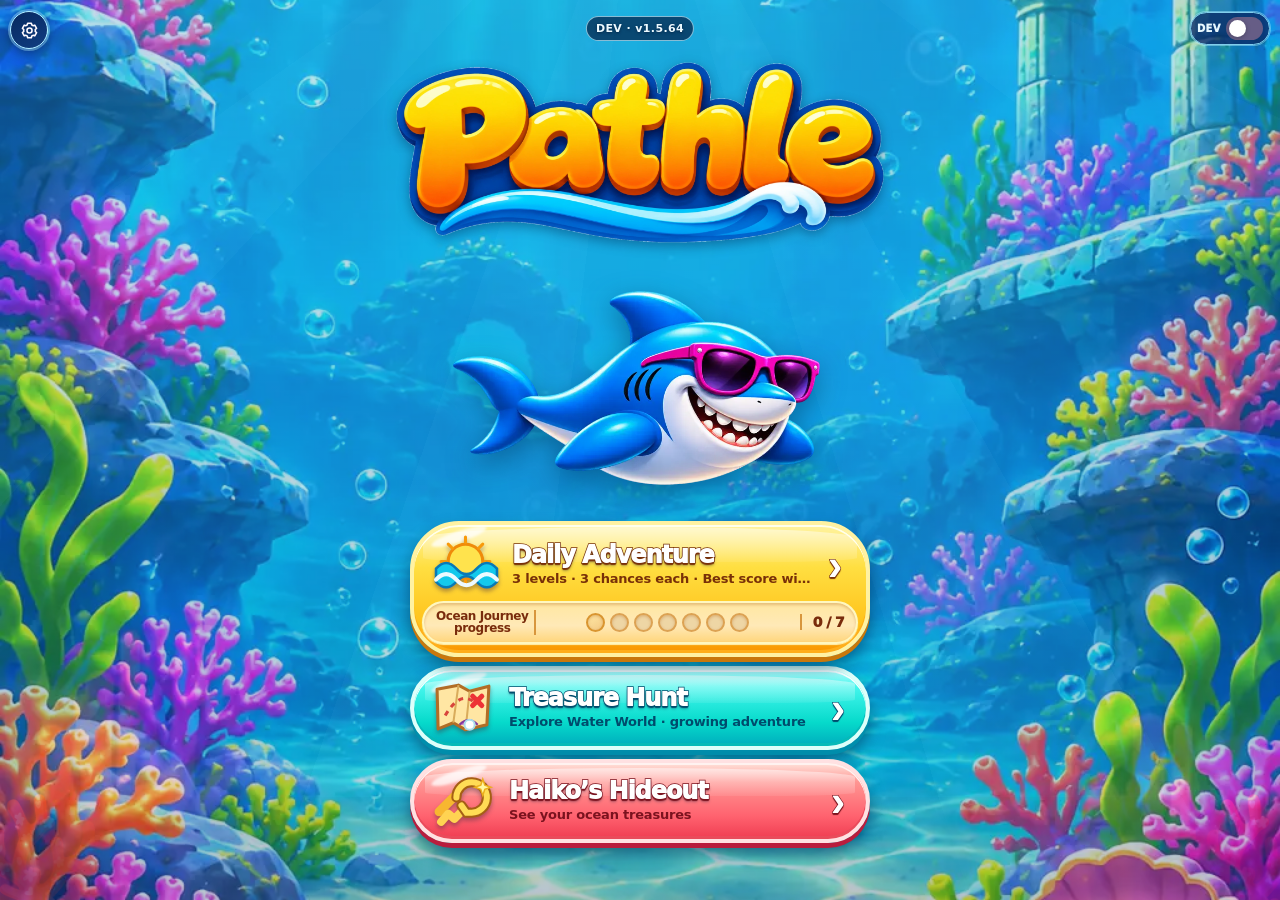
<file: index.html>
<!DOCTYPE html>
<html lang="en">
<head>
<meta charset="utf-8"/>
<meta content="width=device-width, initial-scale=1, viewport-fit=cover" name="viewport"/>
<meta content="#16153a" name="theme-color"/>
<meta content="yes" name="mobile-web-app-capable"/>
<title>Pathle – Ocean Journey</title>
<link rel="stylesheet" href="css/styles.css?v=52f0ff0c49cd"/>
<link rel="stylesheet" href="css/home-reef.css?v=28c5eadb8991"/>
<link rel="stylesheet" href="css/visual-assets.css?v=db7eb3370bc5"/>
<link rel="stylesheet" href="css/menu-capsules.css?v=9b8743cfe826"/>
<link rel="stylesheet" href="css/settings-ocean.css?v=5b65398f32ec"/>
<link rel="stylesheet" href="css/game-ocean.css?v=ee687d799ef7"/>
</head>
<body>
<main>
<section aria-label="Pathle main menu" class="screen" id="welcomeScreen"><div aria-hidden="true" class="ambientOcean"><div class="sunRays"></div><div class="oceanPlant plantLeft">🪸</div><div class="oceanPlant plantRight">🪸</div><div class="oceanBubbles"></div></div>
<div class="welcomeTop"><button class="homeBuildBadge" id="homeBuildBadge" type="button" title="Check for game updates" aria-label="Check for Pathle updates, installed development version 1.5.64">DEV · v1.5.64</button><div class="topTools"><label class="devControl" title="Enable developer test tools">DEV<span class="switch"><input aria-label="Developer test mode" id="devToggle" type="checkbox"/><span class="switchKnob"></span></span></label><button aria-label="Settings" class="gear" id="homeSettings" title="Settings" type="button"><svg aria-hidden="true" viewbox="0 0 24 24"><path d="M9.7 2.9h4.6l.6 2.2c.55.2 1.1.5 1.6.9l2.15-.75 2.3 4-1.7 1.5c.08.45.12.88.12 1.25s-.04.8-.12 1.25l1.7 1.5-2.3 4-2.15-.75c-.5.4-1.05.7-1.6.9l-.6 2.2H9.7l-.6-2.2c-.55-.2-1.1-.5-1.6-.9l-2.15.75-2.3-4 1.7-1.5c-.08-.45-.12-.88-.12-1.25s.04-.8.12-1.25l-1.7-1.5 2.3-4 2.15.75c.5-.4 1.05-.7 1.6-.9z"></path><circle cx="12" cy="12" r="3.2"></circle></svg></button></div></div>
<div class="homeBrand"><h1 class="pathleHomeLogoHeading"><img class="pathleHomeLogoImage" src="images/pathle-logo.webp?v=9721ef72970c" alt="Pathle" width="1807" height="696" decoding="async" fetchpriority="high" draggable="false"></h1></div><div class="illustratedHero"><div class="homeStage"><div aria-hidden="true" class="sea-light-rays"></div><div aria-hidden="true" class="sea-floor"><span class="reef-cluster r1">🪸</span><span class="reef-cluster r2">🪸</span><span class="reef-cluster r3">🌿</span></div><span aria-hidden="true" class="home-fish fish-one">🐠</span><span aria-hidden="true" class="home-fish fish-two">🐟</span><span aria-hidden="true" class="home-bubble hb1"></span><span aria-hidden="true" class="home-bubble hb2"></span><span aria-hidden="true" class="home-bubble hb3"></span><span aria-hidden="true" class="home-bubble hb4"></span><div aria-label="Haiko the Shark swimming to the right, smiling, wearing violet sunglasses" class="haiko-avatar restored-haiko home-haiko" role="img"><img class="home-swimming-art" src="images/haiko-swimming-menu.webp?v=23b8cf3245ec" alt="" aria-hidden="true" decoding="async" fetchpriority="high"><div aria-hidden="true" class="haiko-scene-item"></div><div aria-hidden="true" class="haiko-shades shades-purple"></div><div aria-hidden="true" class="haiko-shades shades-gold"></div><div aria-hidden="true" class="haiko-accessory-slot slot-hat"></div><div aria-hidden="true" class="haiko-accessory-slot slot-hand"></div></div><span class="goldenBadge" hidden="" id="goldenBadge"></span></div></div>
<div class="adventureCard" id="adventureCard"><button class="menuButton menuDaily" id="playDaily" type="button"><span aria-hidden="true" class="menuIcon"><svg viewBox="0 0 64 64" aria-hidden="true" xmlns="http://www.w3.org/2000/svg"><circle cx="31" cy="28" r="17" fill="#ffe34d" stroke="#ef8b0a" stroke-width="3"/><g stroke="#f89a0a" stroke-width="3" stroke-linecap="round"><path d="M31 4v5M31 47v5M7 28h5M50 28h5M14 11l4 4M44 42l4 4M48 11l-4 4M18 42l-4 4"/></g><path d="M2 35q10-11 20 0t20 0 20 0v13Q52 59 42 48T22 48 2 48Z" fill="#13c9ec" stroke="#0879b7" stroke-width="2.5"/><path d="M2 46q10-11 20 0t20 0 20 0" fill="none" stroke="#edfaff" stroke-width="4" stroke-linecap="round"/></svg></span><span><strong id="dailyButtonTitle">Daily Adventure</strong><small id="dailyButtonHint">3 levels · 3 tries each · Best score wins</small></span><span class="chevron">›</span></button><button class="dailyProgressPanel" id="journeyQuick" type="button" aria-label="View your Ocean Journey map. Zero of seven days completed." title="View Ocean Journey map"><span class="dailyProgressCaption">Ocean Journey<span>progress</span></span><span aria-hidden="true" class="weekDots" id="homeWeekDots"></span><span class="dailyProgressDay" id="homeDay">0 / 7</span></button><button class="menuJourney visuallyHiddenControl" id="journeyButton" type="button">View 7-day map ↗</button></div>
<a class="menuButton menuTreasure" id="playTreasure" href="treasure-hunt.html?v=1.5.64"><span aria-hidden="true" class="menuIcon"><svg viewBox="0 0 64 64" aria-hidden="true" xmlns="http://www.w3.org/2000/svg"><path d="M6 13 27 9 38 15 57 10 55 48 34 53 22 46 7 52Z" fill="#ffe6a3" stroke="#b26d26" stroke-width="3" stroke-linejoin="round"/><path d="M27 9 22 46M38 15 34 53" fill="none" stroke="#d9ac5c" stroke-width="2"/><path d="M14 39q15-26 30-12" fill="none" stroke="#d8443c" stroke-width="3" stroke-dasharray="5 5"/><path d="m41 20 9 9m0-9-9 9" stroke="#ed3336" stroke-width="5" stroke-linecap="round"/><path d="M28 48q9-9 18 0" fill="#be65c9" stroke="#83399c" stroke-width="2"/><circle cx="38" cy="48" r="5" fill="#fff" stroke="#a9dded" stroke-width="2"/></svg></span><span><strong>Treasure Hunt</strong><small>Explore Water World · growing adventure</small></span><span class="chevron">›</span></a><button class="menuButton menuHideout" id="openHideout" type="button"><span aria-hidden="true" class="menuIcon"><svg viewBox="0 0 64 64" aria-hidden="true" xmlns="http://www.w3.org/2000/svg"><path d="M8 42 23 27" stroke="#f7b730" stroke-width="9" stroke-linecap="round"/><path d="M10 52 17 44 23 49 30 42" fill="none" stroke="#ffd352" stroke-width="8" stroke-linejoin="round" stroke-linecap="round"/><path d="M25 28a15 15 0 1 1 14 15h-4l-5-7" fill="none" stroke="#a65f14" stroke-width="10" stroke-linecap="round"/><path d="M25 28a15 15 0 1 1 14 15h-4l-5-7" fill="none" stroke="#ffdc55" stroke-width="6" stroke-linecap="round"/><path d="m51 10 2 6 6 2-6 2-2 6-2-6-6-2 6-2Z" fill="#fff8a2" stroke="#ecae1d" stroke-width="1.5"/></svg></span><span><strong>Haiko’s Hideout</strong><small>See your ocean treasures</small></span><span class="chevron">›</span></button>
<div class="homeFooter visuallyHiddenControl" id="homeProgress">A new chapter awaits beyond the reef.</div><div class="devPanel" hidden="" id="devPanel"><strong>🔧 Developer Test Mode</strong><div class="tiny">Explore any of the 7 adventure days without affecting official scores, rewards or daily limits.</div><div class="devRow"><select aria-label="Select developer test day" id="devDaySelect"><option value="1">Day 1 · Welcome</option><option value="2">Day 2 · Pearls</option><option value="3">Day 3 · Coral</option><option value="4">Day 4 · Pearl Trail</option><option value="5">Day 5 · Islands</option><option value="6">Day 6 · Passage</option><option value="7">Day 7 · Treasure</option></select><button id="launchDev" type="button">Test day ▶</button></div></div>
</section><section aria-label="Haiko’s Hideout treasure room" class="screen" hidden="" id="hideoutScreen">
<div class="hideoutRoomBg"></div>
<header class="hideoutHeader"><button aria-label="Return to main menu" class="navIcon" id="hideoutBack" type="button">←</button><div><h1>Haiko’s Hideout</h1><p>OCEAN TREASURES</p></div><div class="hideoutCounter" id="hideoutCounter">0 / 1</div></header>
<div aria-label="Haiko's coral cave and treasure displays" class="hideoutStage"><svg aria-hidden="true" class="hideoutPainting" preserveaspectratio="xMidYMid slice" viewbox="0 0 360 550">
<defs><lineargradient id="caveSky" x1="0" x2="0" y1="0" y2="1"><stop stop-color="#55ecfa"></stop><stop offset=".32" stop-color="#137fc3"></stop><stop offset=".78" stop-color="#073d82"></stop><stop offset="1" stop-color="#0b2353"></stop></lineargradient>
<lineargradient id="rock" x1="0" x2=".8" y1="0" y2="1"><stop stop-color="#154979"></stop><stop offset=".5" stop-color="#162d62"></stop><stop offset="1" stop-color="#100c42"></stop></lineargradient>
<radialgradient id="lightPool"><stop stop-color="#b5fff4" stop-opacity=".62"></stop><stop offset="1" stop-color="#b5fff4" stop-opacity="0"></stop></radialgradient>
<lineargradient id="wood" x1="0" x2="0" y1="0" y2="1"><stop stop-color="#ffcb77"></stop><stop offset=".5" stop-color="#a96334"></stop><stop offset="1" stop-color="#482953"></stop></lineargradient>
<lineargradient id="reef" x1="0" x2="1" y1="0" y2="1"><stop stop-color="#ffb782"></stop><stop offset=".5" stop-color="#ed678e"></stop><stop offset="1" stop-color="#8843ca"></stop></lineargradient></defs>
<rect fill="url(#caveSky)" height="550" width="360"></rect><ellipse cx="179" cy="140" fill="url(#lightPool)" rx="170" ry="175"></ellipse>
<path d="M60 0L118 0L60 322Z M135 0L175 0L220 367Z M222 0L257 0L315 293Z" fill="#d6ffff" opacity=".1"></path>
<g fill="#7de9ff" opacity=".17"><path d="M105 166l20-47 25 7-15 40z"></path><path d="M235 202l22-52 30-13-4 65z"></path><path d="M188 244l15-35 19 0 8 37z"></path></g>
<path d="M0 0H360V86Q330 63 311 94L291 35Q270 123 236 78Q209 42 174 95Q150 115 117 69L91 118Q68 42 35 94L0 144Z" fill="url(#rock)"></path>
<path d="M0 0H63Q61 170 15 259L0 321Z M360 0H319Q317 151 354 274L360 325Z" fill="#12234f" opacity=".84"></path>
<path d="M0 480Q57 455 119 483T246 487Q305 461 360 483V550H0Z" fill="#083266"></path><path d="M0 506Q65 486 135 515T360 504V550H0Z" fill="#0a204c"></path>
<g fill="none" stroke="url(#reef)" stroke-linecap="round" stroke-width="12"><path d="M7 501Q22 470 24 429L11 409M24 467L50 443V418M35 464L54 482"></path><path d="M343 513V443L318 411M343 475L360 452M345 492L323 479"></path></g>
<g fill="#ffb65a"><circle cx="33" cy="488" r="6"></circle><circle cx="337" cy="498" r="8"></circle></g>
<g fill="none" opacity=".55" stroke="#b0fbff" stroke-width="2"><circle cx="34" cy="174" r="6"></circle><circle cx="305" cy="225" r="8"></circle><circle cx="247" cy="101" r="4"></circle><circle cx="86" cy="268" r="4"></circle><circle cx="290" cy="347" r="6"></circle></g>
<!-- two empty wooden treasure shelves -->
<g><rect fill="url(#wood)" height="13" rx="5" stroke="#ffe1a1" stroke-width="2" width="132" x="214" y="285"></rect><path d="M231 298l-7 18h12l16-18M327 298l-8 18h12l13-18" fill="#70446c"></path>
<rect fill="url(#wood)" height="14" rx="5" stroke="#ffe1a1" stroke-width="2" width="131" x="217" y="397"></rect><path d="M229 411l-8 17h12l16-17M321 411l-8 17h12l15-17" fill="#70446c"></path>
</g>
<g fill="#fdd285"><path d="M221 340q7-20 18 0q-10 12-18 0z"></path><circle cx="331" cy="340" r="4"></circle></g>
</svg><div aria-label="Haiko the Shark" class="hideoutMascot"><div aria-label="Haiko the Shark smiling" class="haiko-avatar restored-haiko hideout-haiko" role="img"><div class="haiko-shades shades-purple"></div><div class="haiko-shades shades-gold"></div></div></div>
<div aria-live="polite" class="hideoutDisplay"><div class="displayHalo"></div><div aria-hidden="true" class="shellStand"><svg viewbox="0 0 150 96"><defs><lineargradient id="shellG" x2=".7" y2="1"><stop stop-color="#ffefb5"></stop><stop offset=".42" stop-color="#ffb6b0"></stop><stop offset="1" stop-color="#a965cb"></stop></lineargradient></defs><path d="M8 53Q12 10 75 6Q138 10 142 53Q136 88 75 87Q13 88 8 53Z" fill="url(#shellG)" stroke="#ffe9bd" stroke-width="4"></path><path d="M76 8L75 85 M27 23L60 83 M124 23L92 83 M9 55L55 85 M140 55L97 85" opacity=".65" stroke="#ffe4cb" stroke-width="3"></path></svg></div>
<div aria-label="Luminous Pearl earned" class="luminousPearl" hidden="" id="hideoutPearl"><div class="pearlSpark p1"></div><div class="pearlSpark p2"></div><div class="pearlOrb"></div></div><div class="lockedTreasure" id="lockedTreasure">?</div></div>
<div class="hideoutShelfLabel">CHAPTER 1 TREASURE</div></div>
<div class="hideoutBottom"><div class="hideoutStory"><strong>Your ocean home</strong><span id="hideoutStoryText">Explore the reef to discover your first treasure!</span></div>
<div class="hideoutInventory"><div aria-label="Mystery reward, locked" class="collectible locked" id="pearlCollectionTile"><span class="collectibleIcon" id="collectibleIcon">?</span><div><strong id="collectibleName">Mystery treasure</strong><small id="collectibleDetail">Unlock by completing Chapter 1</small></div><span class="collectibleState" id="collectibleState">Locked</span></div><div class="collectible future"><span class="collectibleIcon">✦</span><div><strong>More treasures</strong><small>Coming in future chapters</small></div></div></div>
<button class="hideoutDone" id="hideoutDone" type="button">Return to adventure</button></div>
</section>
<section aria-label="Ocean Journey map" class="screen" hidden="" id="journeyScreen"><div class="journeyHeader"><button aria-label="Back to menu" class="navIcon" id="journeyBack" type="button">←</button><div><h1>Ocean Journey</h1><p class="tag" style="margin:4px 0">CHAPTER 1 · CORAL REEF</p></div></div><section class="panel"><div class="top"><h2 style="margin:0">Haiko's first adventure</h2><strong id="journeyChapterStatus">0 / 7</strong></div><p class="help">One adventure day per real day. Complete all three levels to advance. Missed days never erase your journey.</p><div class="journeyMap" id="journeyDays"></div></section><section class="panel"><h2>Chapter treasure</h2><div class="journeyReward" id="journeyReward">🎁 Mystery treasure · Complete Day 7 to reveal it</div><p class="help" id="journeyNext"></p><p class="tiny muted">Only Chapter 1 is playable in this development version.</p></section></section><section class="screen" hidden="" id="gameScreen"><div aria-hidden="true" class="ambientOcean gameOcean"><div class="sunRays"></div><div class="oceanPlant plantLeft">🪸</div><div class="oceanPlant plantRight">🪸</div></div>
<header class="gameHeader"><div class="gameTop"><button aria-label="Return to main menu" class="navIcon" id="homeBack" title="Main menu" type="button">←</button><div class="brand"><img class="pathle-game-logo" src="images/pathle-logo.webp?v=9721ef72970c" alt="" aria-hidden="true" width="1807" height="696" decoding="async" draggable="false"><div aria-label="Haiko the Shark, smiling and showing a thumbs-up" class="haiko-avatar restored-haiko brand-haiko" role="img"><div aria-hidden="true" class="haiko-scene-item"></div><div aria-hidden="true" class="haiko-shades shades-purple"></div><div aria-hidden="true" class="haiko-shades shades-gold"></div><div aria-hidden="true" class="haiko-accessory-slot slot-hat"></div><div aria-hidden="true" class="haiko-accessory-slot slot-hand"></div></div><h1>Pathle<span style="color:var(--gold)">.</span></h1></div><button aria-label="Settings" class="gear" id="gameSettings" title="Settings" type="button"><svg aria-hidden="true" viewbox="0 0 24 24"><path d="M9.7 2.9h4.6l.6 2.2c.55.2 1.1.5 1.6.9l2.15-.75 2.3 4-1.7 1.5c.08.45.12.88.12 1.25s-.04.8-.12 1.25l1.7 1.5-2.3 4-2.15-.75c-.5.4-1.05.7-1.6.9l-.6 2.2H9.7l-.6-2.2c-.55-.2-1.1-.5-1.6-.9l-2.15.75-2.3-4 1.7-1.5c-.08-.45-.12-.88-.12-1.25s.04-.8.12-1.25l-1.7-1.5 2.3-4 2.15.75c.5-.4 1.05-.7 1.6-.9z"></path><circle cx="12" cy="12" r="3.2"></circle></svg></button></div><p class="gameHeadSub"><span id="gameTitle">DAILY CHALLENGE</span> · <span id="dateLabel"></span></p></header>
<section class="panel" id="playPanel"><h2 id="puzzleHeading">Coral Reef</h2><p class="storyHint" id="levelHint"></p><div class="tabs" id="tabs"></div><div class="stats"><div class="stat"><b id="clicks">0</b><span>This run</span></div><div class="stat"><b id="best">—</b><span>Your best</span></div><div class="stat"><b id="optimal">0</b><span>Perfect</span></div><div class="stat"><b id="grade">—</b><span>Best grade</span></div></div><div aria-label="Pathle puzzle grid" class="board" id="board"></div><div class="gameOceanGuide" aria-hidden="true"><img src="images/haiko-swimming-menu.webp?v=23b8cf3245ec" alt="" width="840" height="430" decoding="async" draggable="false"><p>Find the hidden route to the treasure X!</p></div><div aria-live="polite" class="attempt-info" id="attemptInfo"></div><p class="message" id="message" role="status"></p><div class="actions"><button id="reset">Retry level</button><button class="primary" id="next">Next level</button></div></section>
<section class="panel"><h2>How to play</h2><p class="help">Start at the <strong>blue shark fin</strong> and find a hidden route to the <strong>golden treasure X</strong>. Tap an adjacent unvisited tile to move. Correct tiles turn green; a wrong tap turns red, costs one tap, and leaves you in place.</p><p class="help">Every visible <strong>pearl</strong> is a clue on the correct route. <strong>Coral obstacles</strong> cannot be entered. In the Daily Adventure, play Easy → Medium → Hard, with up to three completed tries per level. The route, pearls and obstacles stay the same during those tries, and your best tap count wins.</p><p class="tiny muted">Complete all three levels to advance Haiko one adventure day. Only one adventure day is available per calendar day. Your Daily Adventure progress is saved on this device.</p></section>
<section class="panel"><div class="top"><h2 id="progressHeading" style="margin:0">Daily progress</h2><strong id="streak">🔥 0-day streak</strong></div><div class="help" id="progress" style="margin-top:10px"></div><div class="summary hidden" id="summary"></div><div class="actions" style="margin-top:12px"><button class="primary" id="share">Share results</button></div></section>
<footer id="gameVersionFooter">Pathle · Ocean Journey</footer>
</section>
<div class="modalBackdrop" hidden="" id="updateModal"><section aria-labelledby="updateTitle" aria-describedby="updateMessage" aria-modal="true" class="modalCard pathleUpdateCard" role="dialog"><h2 id="updateTitle">Pathle updates</h2><p class="modalSubtitle" id="updateLoadedVersion">Installed: DEV · v1.5.64</p><p id="updateMessage" role="status" aria-live="polite">Checking for updates…</p><div class="pathleUpdateActions"><button type="button" class="primary" id="updateInstall" hidden>Load latest version</button><button type="button" id="updateRetry">Check again</button><button type="button" id="updateClose">Close</button></div></section></div><div class="modalBackdrop" hidden="" id="settingsModal">
<section aria-labelledby="settingsTitle" aria-modal="true" class="modalCard oceanSettingsCard" role="dialog">
  <div class="modalHeader oceanSettingsHeader">
    <div>
      <span class="oceanSettingsEyebrow">HAIKO'S OCEAN</span>
      <h2 id="settingsTitle">Settings</h2>
      <p>Make the ocean yours!</p>
    </div>
    <button aria-label="Close settings" class="modalClose" id="closeSettings" type="button">×</button>
  </div>
  <div class="oceanSettingsSectionLabel">Sounds &amp; atmosphere</div>
  <label class="soundControl oceanSettingsOption oceanSettingsOption--sound" for="soundSwitch">
    <span aria-hidden="true" class="oceanSettingsIcon">🔊</span>
    <span class="oceanSettingsCopy"><strong>Sound effects</strong><small>Steps, pearls &amp; fanfares</small></span>
    <span class="switch"><input aria-label="Sound effects" id="soundSwitch" type="checkbox"/><span class="switchKnob"></span></span>
  </label>
  <label class="soundControl oceanSettingsOption oceanSettingsOption--music" for="musicSwitch">
    <span aria-hidden="true" class="oceanSettingsIcon">🎵</span>
    <span class="oceanSettingsCopy"><strong>Menu music</strong><small>Gentle ocean melody</small></span>
    <span class="switch"><input aria-label="Menu music" id="musicSwitch" type="checkbox"/><span class="switchKnob"></span></span>
  </label>
  <label class="soundControl oceanSettingsOption oceanSettingsOption--sea" for="ambientSwitch">
    <span aria-hidden="true" class="oceanSettingsIcon">🌊</span>
    <span class="oceanSettingsCopy"><strong>Ocean ambience</strong><small>Underwater sounds in puzzles</small></span>
    <span class="switch"><input aria-label="Underwater ambience" id="ambientSwitch" type="checkbox"/><span class="switchKnob"></span></span>
  </label>
  <div class="oceanSettingsSectionLabel">Explorer's guide</div>
  <button class="guideSettingsButton" id="howPlaySettings" type="button"><span class="oceanGuideIcon" aria-hidden="true">🦈</span><span>How to Play</span><span class="oceanGuideChevron" aria-hidden="true">›</span></button>
  <p class="oceanSettingsFootnote">Adjust your settings anytime using the gear icon.</p>
  <button class="primary" id="doneSettings" type="button">Done ✓</button>
</section>
</div>
<div class="modalBackdrop" hidden="" id="storyModal"><div aria-hidden="true" class="guideScrim"></div><svg aria-hidden="true" class="guidePointer" hidden="" id="guidePointer" xmlns="http://www.w3.org/2000/svg"><defs><marker id="guideArrowhead" markerheight="7" markerwidth="7" orient="auto" refx="5" refy="3"><path d="M0 0 L6 3 L0 6 Z" fill="#FFE383"></path></marker></defs><path fill="none" id="guidePointerPath" marker-end="url(#guideArrowhead)" stroke="#FFE383" stroke-dasharray="7 6" stroke-linecap="round" stroke-width="3.4"></path></svg><div aria-hidden="true" class="guideFocus" hidden="" id="guideFocus"></div><section aria-labelledby="storyHeading" aria-modal="true" class="haiko-guide-scene" role="dialog"><div class="guideCast"><div aria-label="Haiko the Shark, smiling and showing a thumbs-up" class="haiko-avatar restored-haiko floating-haiko" role="img"><div aria-hidden="true" class="haiko-scene-item"></div><div aria-hidden="true" class="haiko-shades shades-purple"></div><div aria-hidden="true" class="haiko-shades shades-gold"></div><div aria-hidden="true" class="haiko-accessory-slot slot-hat"></div><div aria-hidden="true" class="haiko-accessory-slot slot-hand"></div></div></div><div class="guideSpeechArea"><div class="guideSpeechHead"><span>HAIKO SAYS...</span><button aria-label="Skip tutorial" id="storySkip" type="button">Skip ×</button></div><div class="guideSpeech"><h2 id="storyHeading">Hey, explorer!</h2><p id="storyText"></p><div class="guideSpeechNav"><button aria-label="Previous page" id="storyPrev" type="button">←</button><div aria-label="Guide steps" id="storyDots"></div><button aria-label="Next page" id="storyNext" type="button">→</button></div></div></div></section></div><div class="modalBackdrop" hidden="" id="resultModal"><section aria-labelledby="resultTitle" aria-modal="true" class="modalCard" role="dialog"><div aria-label="Haiko the Shark, smiling and showing a thumbs-up" class="haiko-avatar restored-haiko result-haiko" role="img"><div aria-hidden="true" class="haiko-scene-item"></div><div aria-hidden="true" class="haiko-shades shades-purple"></div><div aria-hidden="true" class="haiko-shades shades-gold"></div><div aria-hidden="true" class="haiko-accessory-slot slot-hat"></div><div aria-hidden="true" class="haiko-accessory-slot slot-hand"></div></div><h2 id="resultTitle">Level Complete!</h2><p class="modalSubtitle" id="resultSubtitle">Well played!</p><div class="recordTag" hidden="" id="recordTag">⭐ New personal best!</div><div class="resultScore"><div class="resultMetric"><span>This run</span><strong id="resultTaps">0</strong></div><div class="resultMetric best"><span>Best score</span><strong id="resultBest">0</strong></div></div><p class="tiny muted" id="resultAttemptsLabel">TRIES USED</p><div aria-hidden="true" class="resultFins" id="resultFins"></div><p class="resultRemaining" id="resultRemaining"></p><p class="modalWarning" hidden="" id="resultWarning"></p><p class="modalWarning" hidden="" id="rewardNote">🎁 A mystery treasure awaits! Return to the menu to open it.</p><div class="resultActions"><button class="secondary" id="resultRetry" type="button">↻ Try again</button><button class="primary" id="resultNext" type="button">Next level →</button><button id="resultHome" type="button">⌂ Main menu</button><button class="secondary" hidden="" id="resultShare" type="button">⇧ Share results</button></div></section></div><div class="modalBackdrop" hidden="" id="rewardModal"><section aria-labelledby="rewardTitle" aria-modal="true" class="chestScene" role="dialog"><div class="chestIntro"><div class="chestEyebrow">CHAPTER 1 • TREASURE REEF</div><h2 id="rewardTitle">A mysterious chest!</h2><p id="rewardDescription">Haiko has discovered something mysterious...</p></div><button aria-label="Open treasure chest" class="treasureChest" id="openChest" type="button"><svg aria-hidden="true" viewbox="0 0 300 260"><defs><lineargradient id="woodG" x1="0" x2="0" y1="0" y2="1"><stop stop-color="#BC6D2B"></stop><stop offset="1" stop-color="#64311C"></stop></lineargradient><lineargradient id="goldG" x1="0" x2="1" y1="0" y2="1"><stop stop-color="#FFF2A3"></stop><stop offset=".5" stop-color="#FFBF36"></stop><stop offset="1" stop-color="#BA6818"></stop></lineargradient></defs><g class="chest-body"><rect fill="url(#woodG)" height="109" rx="20" stroke="#71361D" stroke-width="7" width="216" x="42" y="121"></rect><path d="M43 146H258M43 199H258" stroke="#E99439" stroke-width="7"></path><path d="M74 124V227M226 124V227" stroke="url(#goldG)" stroke-width="16"></path><rect fill="url(#goldG)" height="63" rx="9" stroke="#9C561C" stroke-width="4" width="43" x="129" y="126"></rect><circle cx="150" cy="151" fill="#6B411F" r="11"></circle><path d="M150 155v16" stroke="#6B411F" stroke-width="8"></path></g><g class="chest-lid"><path d="M37 127Q28 39 150 36 Q273 39 263 127Z" fill="url(#woodG)" stroke="#7A351B" stroke-width="8"></path><path d="M57 123Q53 62 150 58Q245 62 242 123" fill="none" stroke="url(#goldG)" stroke-width="17"></path><path d="M41 120H258" stroke="url(#goldG)" stroke-width="15"></path><path d="M92 59l7 65M207 59l-7 65" stroke="#F8BB49" stroke-width="12"></path></g><g class="chest-sparkles" fill="#FFF1A5"><path d="M15 54l9 21 20 8-20 9-9 20-9-20-19-9 19-8z"></path><path d="M282 25l7 16 15 7-15 7-7 17-7-17-15-7 15-7z"></path></g></svg><span class="chestPrompt">Tap to open!</span></button><div class="chestReveal" hidden="" id="chestReveal"><div class="prizePearlScene"><span aria-hidden="true" class="prizeRays"></span><span aria-hidden="true" class="prizeShell">✧</span><span aria-label="Beautiful glowing luminous pearl" class="prizePearl" role="img"></span><div aria-hidden="true" class="prizeSparkles">✦ ✧ ✦</div></div><h3>Luminous Pearl!</h3><p>Haiko’s first ocean treasure. Visit the Hideout to see it glow!</p></div><button class="primary chestDone" hidden="" id="rewardClose" type="button">Amazing!</button></section></div>
</main>
<script src="js/version.js?v=c2956fd22f36"></script>
<script src="js/save-schema.js?v=162963691312"></script>
<script src="js/storage.js?v=50def4457dd6"></script>
<script src="js/board-engine.js?v=e07e6dddff89"></script>
<script src="js/visual-assets.js?v=9569683adc0a"></script>
<script src="js/game.js?v=0cb2d2053bb6"></script>
<div aria-hidden="true" class="celebration" id="celebration"></div></body>
</html>
</file>
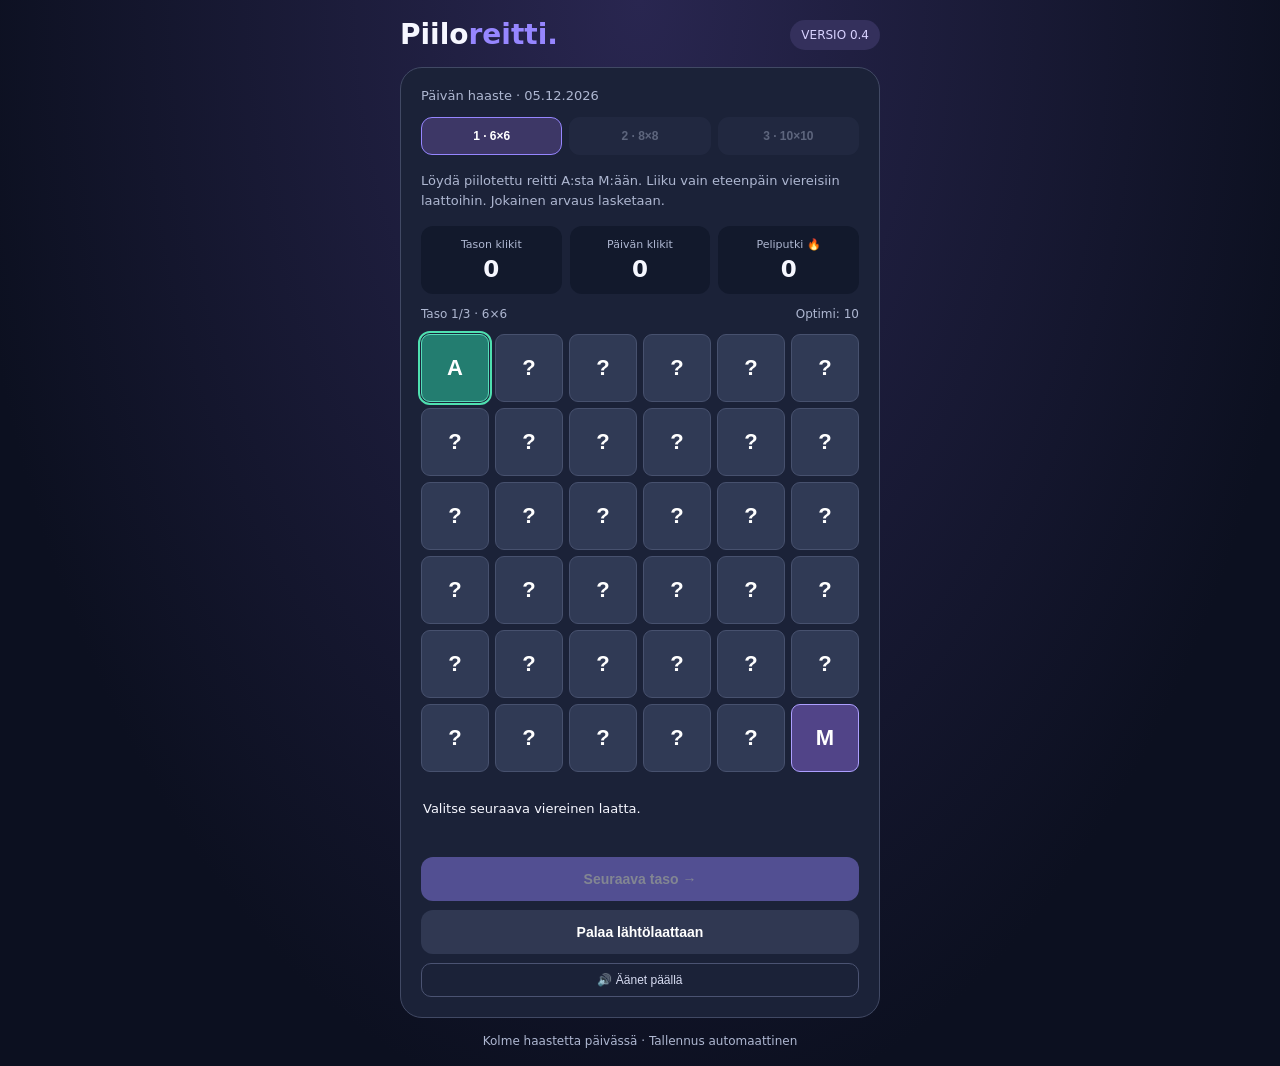
<file: piiloreitti-backup.html>
<!DOCTYPE html>
<html lang="fi">
<head>
<meta charset="UTF-8">
<meta name="viewport" content="width=device-width,initial-scale=1">
<meta name="theme-color" content="#101426">
<meta name="mobile-web-app-capable" content="yes">
<title>Piiloreitti 0.4</title>
<style>
:root {
  color-scheme:dark;
  --bg:#0c1020;
  --panel:#1b2238;
  --tile:#303a55;
  --accent:#9686ff;
  --green:#4fe0b0;
  --red:#ff8299;
  --muted:#aeb7d1;
}
* {box-sizing:border-box}
body {
  margin:0;
  min-height:100vh;
  padding:18px 12px;
  display:grid;
  place-items:center;
  background:radial-gradient(ellipse at top,#292650,var(--bg) 75%);
  color:#f6f7ff;
  font-family:system-ui,sans-serif;
}
.app {width:100%;max-width:480px}
header {
  display:flex;
  align-items:center;
  justify-content:space-between;
  gap:12px;
  margin-bottom:16px;
}
h1 {margin:0;font-size:28px}
h1 span {color:var(--accent)}
.tag {
  background:#34305c;
  color:#d8d2ff;
  border-radius:20px;
  padding:8px 11px;
  font-size:12px;
}
.panel {
  background:var(--panel);
  border:1px solid #414964;
  border-radius:22px;
  padding:clamp(12px,4vw,20px);
}
.date {
  font-size:13px;
  color:var(--muted);
  margin:0 0 14px;
}
.levels {
  display:grid;
  grid-template-columns:repeat(3,minmax(0,1fr));
  gap:7px;
}
.level {
  padding:11px 3px;
  background:#2a314b;
  color:var(--muted);
  border:1px solid transparent;
  border-radius:11px;
  font-size:12px;
  font-weight:750;
  cursor:pointer;
}
.level.active {
  color:white;
  background:#3d3766;
  border-color:var(--accent);
}
button:disabled {cursor:default;opacity:.45}
.description {
  font-size:13px;
  color:var(--muted);
  line-height:1.5;
  margin:16px 0;
}
.stats {
  display:grid;
  grid-template-columns:repeat(3,minmax(0,1fr));
  gap:8px;
  margin-bottom:13px;
}
.stat {
  background:#12192c;
  border-radius:12px;
  padding:12px 5px;
  text-align:center;
}
.stat small {
  display:block;
  font-size:11px;
  color:var(--muted);
  margin-bottom:5px;
}
.stat strong {font-size:23px}
.scoreline {
  display:flex;
  justify-content:space-between;
  gap:8px;
  font-size:12px;
  color:var(--muted);
  margin-bottom:13px;
}
.board {
  display:grid;
  grid-template-columns:repeat(var(--size),minmax(0,1fr));
  gap:clamp(3px,1vw,6px);
  width:100%;
}
.tile {
  width:100%;
  aspect-ratio:1;
  min-width:0;
  padding:0;
  border:1px solid #47516e;
  border-radius:clamp(4px,1.3vw,9px);
  background:var(--tile);
  color:white;
  font-size:clamp(11px,3.2vw,22px);
  font-weight:800;
  cursor:pointer;
  touch-action:manipulation;
  -webkit-tap-highlight-color:transparent;
  user-select:none;
}
.tile:disabled {opacity:1}
.tile.start {
  background:#237d70;
  border-color:#57ddba;
}
.tile.finish {
  background:#514488;
  border-color:#ad9fff;
}
.tile.good {
  background:#176d59;
  border-color:var(--green);
}
.tile.bad {
  background:#713747;
  border-color:var(--red);
}
.tile.current {
  outline:2px solid var(--green);
  outline-offset:1px;
}
.tile.correct-pop {animation:correct .32s ease}
.tile.wrong-pop {animation:wrong .35s ease}
@keyframes correct {
  0% {transform:scale(.85);filter:brightness(2)}
  60% {transform:scale(1.08)}
  100% {transform:scale(1);filter:brightness(1)}
}
@keyframes wrong {
  0%,100% {transform:translateX(0)}
  25% {transform:translateX(-3px)}
  75% {transform:translateX(3px)}
}
@media(prefers-reduced-motion:reduce) {
  *,*::before,*::after {
    animation:none!important;
    transition:none!important;
  }
}
button:focus-visible {
  outline:3px solid white;
  outline-offset:2px;
}
#message {
  min-height:59px;
  padding:14px 2px 0;
  font-size:13px;
  line-height:1.5;
}
.goodText {color:var(--green)}
.badText {color:var(--red)}
.actions {
  display:grid;
  gap:9px;
  margin-top:8px;
}
.action {
  padding:14px;
  border:0;
  border-radius:12px;
  font-size:14px;
  font-weight:750;
  cursor:pointer;
}
.primary {background:var(--accent);color:#fff}
.secondary {background:#303852;color:#fff}
.sound {
  background:transparent;
  border:1px solid #4b5372;
  color:#d8ddf3;
  border-radius:10px;
  padding:9px;
  font-size:12px;
  cursor:pointer;
}
.summary {
  margin-top:18px;
  padding:17px;
  background:#12192c;
  border:1px solid #384260;
  border-radius:16px;
}
.summary h2 {font-size:20px;margin:0 0 12px}
.result-row {
  display:flex;
  justify-content:space-between;
  gap:10px;
  padding:11px 0;
  border-bottom:1px solid #333c57;
  font-size:13px;
}
.result-row span {color:var(--muted)}
.grade {
  font-size:42px;
  font-weight:850;
  color:var(--green);
  text-align:center;
  margin:15px 0 4px;
}
.grade-note {
  font-size:12px;
  color:var(--muted);
  text-align:center;
  margin-bottom:18px;
}
.hidden {display:none!important}
footer {
  color:var(--muted);
  text-align:center;
  font-size:12px;
  margin-top:16px;
}
</style>
</head>
<body>
<main class="app">
  <header>
    <h1>Piilo<span>reitti.</span></h1>
    <span class="tag">VERSIO 0.4</span>
  </header>

  <section class="panel">
    <p class="date" id="dateLabel"></p>

    <div class="levels">
      <button class="level" data-level="0">1 · 6×6</button>
      <button class="level" data-level="1">2 · 8×8</button>
      <button class="level" data-level="2">3 · 10×10</button>
    </div>

    <p class="description">
      Löydä piilotettu reitti A:sta M:ään.
      Liiku vain eteenpäin viereisiin laattoihin.
      Jokainen arvaus lasketaan.
    </p>

    <div class="stats">
      <div class="stat">
        <small>Tason klikit</small>
        <strong id="clicks">0</strong>
      </div>
      <div class="stat">
        <small>Päivän klikit</small>
        <strong id="total">0</strong>
      </div>
      <div class="stat">
        <small>Peliputki 🔥</small>
        <strong id="streak">0</strong>
      </div>
    </div>

    <div class="scoreline">
      <span id="levelLabel">Taso 1/3</span>
      <span id="optimalLabel">Optimi: –</span>
    </div>

    <div id="board" class="board"
         role="group" aria-label="Piiloreitin pelilauta"></div>

    <p id="message" aria-live="polite"></p>

    <div class="actions">
      <button id="next" class="action primary" disabled>
        Seuraava taso →
      </button>
      <button id="reset" class="action secondary">
        Palaa lähtölaattaan
      </button>
      <button id="sound" class="sound" type="button">
        🔊 Äänet päällä
      </button>
    </div>

    <section id="summary" class="summary hidden">
      <h2>🏆 Päivän tulokset</h2>
      <div id="results"></div>
      <div id="grade" class="grade"></div>
      <div id="gradeNote" class="grade-note"></div>
      <div class="actions">
        <button id="share" class="action primary">
          Jaa päivän tulos
        </button>
        <button id="copy" class="action secondary">
          Kopioi tulos
        </button>
      </div>
    </section>
  </section>

  <footer>
    Kolme haastetta päivässä · Tallennus automaattinen
  </footer>
</main>

<script>
"use strict";

// ---------- ASETUKSET ----------
const CONFIG = [
  {size:6,steps:10,name:"Helppo"},
  {size:8,steps:18,name:"Keskitaso"},
  {size:10,steps:26,name:"Vaikea"}
];

const GAME_KEY="piiloreitti_v04";
const STREAK_KEY="piiloreitti_streak_v04";
const SOUND_KEY="piiloreitti_sound_v04";

const $=id=>document.getElementById(id);
const levelButtons=[...document.querySelectorAll(".level")];

function dateKey() {
  const d=new Date();
  return [
    d.getFullYear(),
    String(d.getMonth()+1).padStart(2,"0"),
    String(d.getDate()).padStart(2,"0")
  ].join("-");
}

function previousDate(date) {
  const [y,m,d]=date.split("-").map(Number);
  const x=new Date(Date.UTC(y,m-1,d));
  x.setUTCDate(x.getUTCDate()-1);
  return x.toISOString().slice(0,10);
}

function read(key) {
  try {
    return JSON.parse(localStorage.getItem(key));
  } catch(e) {
    return null;
  }
}

function write(key,value) {
  try {
    localStorage.setItem(key,JSON.stringify(value));
    return true;
  } catch(e) {
    console.warn("Tallennus epäonnistui",e);
    return false;
  }
}

// ---------- PÄIVÄN SATUNNAISLUVUT ----------
function hash(text) {
  let h=2166136261;
  for(const ch of text) {
    h^=ch.charCodeAt(0);
    h=Math.imul(h,16777619);
  }
  return h>>>0;
}

function rng(seed) {
  let s=seed>>>0;
  return ()=>{
    s=(s+0x6D2B79F5)>>>0;
    let t=s;
    t=Math.imul(t^(t>>>15),t|1);
    t^=t+Math.imul(t^(t>>>7),t|61);
    return ((t^(t>>>14))>>>0)/4294967296;
  };
}

function neighbors(id,size) {
  const r=Math.floor(id/size);
  const c=id%size;
  const out=[];
  if(r>0) out.push(id-size);
  if(r<size-1) out.push(id+size);
  if(c>0) out.push(id-1);
  if(c<size-1) out.push(id+1);
  return out;
}

// ---------- PIILOREITIN LUONTI ----------
// Tavoitepituudet ovat parillisia.
// Reitti ei käy samassa laatassa kahdesti.
// Kaikilla saman päivän pelaajilla on sama reitti.
function generateRoute(date,level) {
  const {size,steps}=CONFIG[level];
  const goal=size*size-1;
  const random=rng(hash("Piiloreitti04|"+date+"|"+level));
  const path=[0];
  const used=new Set([0]);
  let attempts=0;
  const LIMIT=250000;

  function distance(id) {
    return (size-1-Math.floor(id/size))+
           (size-1-id%size);
  }

  function search(current) {
    attempts++;
    if(attempts>LIMIT) return false;

    const taken=path.length-1;
    if(current===goal) return taken===steps;
    if(taken>=steps) return false;

    const options=neighbors(current,size)
      .filter(n=>!used.has(n));

    for(let i=options.length-1;i>0;i--) {
      const j=Math.floor(random()*(i+1));
      [options[i],options[j]]=[options[j],options[i]];
    }

    for(const n of options) {
      const remaining=steps-taken-1;
      const dist=distance(n);

      if(dist>remaining) continue;
      if((remaining-dist)%2!==0) continue;
      if(n===goal && remaining!==0) continue;

      path.push(n);
      used.add(n);

      if(search(n)) return true;

      used.delete(n);
      path.pop();
    }
    return false;
  }

  if(search(0)) return [...path];

  // Varareitti, jos pitkä reitti ei löydy.
  // Varmistetaan aina pelattava sokkelo.
  const fallback=[0];
  let current=0;
  for(let i=0;i<size-1;i++) {
    current++;
    fallback.push(current);
  }
  for(let i=0;i<size-1;i++) {
    current+=size;
    fallback.push(current);
  }
  return fallback;
}

// ---------- TALLENNUS ----------
function emptyLevel() {
  return {
    visited:[0],
    wrongByStep:{},
    clicks:0,
    completed:false
  };
}

function newGame(date) {
  return {
    date,
    activeLevel:0,
    levels:CONFIG.map(()=>emptyLevel())
  };
}

function loadGame() {
  const saved=read(GAME_KEY);
  const today=dateKey();

  if(saved &&
     saved.date===today &&
     Array.isArray(saved.levels) &&
     saved.levels.length===3 &&
     Number.isInteger(saved.activeLevel) &&
     saved.activeLevel>=0 &&
     saved.activeLevel<3 &&
     saved.levels.every(s=>
       Array.isArray(s.visited) &&
       s.visited[0]===0 &&
       s.wrongByStep &&
       typeof s.wrongByStep==="object" &&
       Number.isSafeInteger(s.clicks) &&
       s.clicks>=0 &&
       typeof s.completed==="boolean"
     )) return saved;

  return newGame(today);
}

function loadStreak() {
  const s=read(STREAK_KEY);
  if(s &&
     typeof s.lastDate==="string" &&
     Number.isInteger(s.count) &&
     s.count>=0) return s;

  return {lastDate:"",count:0};
}

let game=loadGame();
let streakData=loadStreak();
let routes=[];
let soundEnabled=read(SOUND_KEY)!==false;
let lastAnimation=null;
let audioContext=null;

function setupRoutes() {
  routes=CONFIG.map((_,i)=>
    generateRoute(game.date,i)
  );
}

function state() {
  return game.levels[game.activeLevel];
}

function save() {
  if(!write(GAME_KEY,game)) {
    $("message").textContent=
      "Tallennus ei onnistunut tässä selaimessa.";
  }
}

function totalClicks() {
  return game.levels.reduce((sum,s)=>sum+s.clicks,0);
}

function optimalTotal() {
  return routes.reduce((sum,r)=>sum+r.length-1,0);
}

function allCompleted() {
  return game.levels.every(s=>s.completed);
}

function streakCount() {
  if(streakData.lastDate===game.date ||
     streakData.lastDate===previousDate(game.date)) {
    return streakData.count;
  }
  return 0;
}

function completeDay() {
  if(!allCompleted()) return;
  if(streakData.lastDate===game.date) return;

  const consecutive=
    streakData.lastDate===previousDate(game.date);

  streakData.count=consecutive
    ? streakData.count+1 : 1;
  streakData.lastDate=game.date;
  write(STREAK_KEY,streakData);
}

function ensureToday() {
  if(game.date===dateKey()) return false;
  game=newGame(dateKey());
  setupRoutes();
  save();
  lastAnimation=null;
  return true;
}

// ---------- ÄÄNET ----------
function playSound(type) {
  if(!soundEnabled) return;

  try {
    const AudioCtx=window.AudioContext ||
                   window.webkitAudioContext;
    if(!AudioCtx) return;

    if(!audioContext) audioContext=new AudioCtx();
    if(audioContext.state==="suspended") {
      audioContext.resume();
    }

    const now=audioContext.currentTime;
    const oscillator=audioContext.createOscillator();
    const gain=audioContext.createGain();

    oscillator.connect(gain);
    gain.connect(audioContext.destination);

    oscillator.type="sine";

    const frequency=
      type==="correct"?660:
      type==="wrong"?190:880;

    oscillator.frequency.setValueAtTime(frequency,now);

    if(type==="complete") {
      oscillator.frequency.setValueAtTime(880,now);
      oscillator.frequency.setValueAtTime(1100,now+.11);
    }

    gain.gain.setValueAtTime(.0001,now);
    gain.gain.exponentialRampToValueAtTime(.09,now+.015);
    gain.gain.exponentialRampToValueAtTime(.0001,now+.19);

    oscillator.start(now);
    oscillator.stop(now+.21);
  } catch(e) {
    console.warn("Ääntä ei voitu toistaa",e);
  }
}

function updateSoundButton() {
  $("sound").textContent=soundEnabled
    ?"🔊 Äänet päällä"
    :"🔇 Äänet pois";
  $("sound").setAttribute("aria-pressed",String(soundEnabled));
}

$("sound").addEventListener("click",()=>{
  soundEnabled=!soundEnabled;
  write(SOUND_KEY,soundEnabled);
  updateSoundButton();
});

// ---------- PISTEYTYS ----------
function gradeInfo() {
  const opt=optimalTotal();
  const extra=totalClicks()-opt;
  const ratio=extra/opt;

  if(ratio===0) return ["S","Täydellinen reitti!"];
  if(ratio<=.25) return ["A","Erinomainen suoritus"];
  if(ratio<=.5) return ["B","Hyvä suoritus"];
  if(ratio<=1) return ["C","Selvisit haasteesta"];
  return ["D","Huomenna uusi mahdollisuus"];
}

function shareText() {
  const lines=[
    "🧩 PIILOREITTI",
    "📅 "+game.date,
    ""
  ];

  game.levels.forEach((s,i)=>{
    lines.push(
      `Taso ${i+1} (${CONFIG[i].size}×${CONFIG[i].size}): `+
      `${s.clicks}/${routes[i].length-1}`
    );
  });

  const [grade]=gradeInfo();
  lines.push("");
  lines.push(
    `🏆 Yhteensä: ${totalClicks()}/${optimalTotal()}`
  );
  lines.push(`⭐ Arvosana: ${grade}`);
  lines.push(`🔥 Peliputki: ${streakCount()} päivää`);
  lines.push("Pystytkö parempaan?");

  return lines.join("\n");
}

async function copyResult() {
  if(!allCompleted()) return;

  try {
    await navigator.clipboard.writeText(shareText());
    $("message").className="goodText";
    $("message").textContent="Tulos kopioitu!";
  } catch(e) {
    window.prompt("Kopioi tulos:",shareText());
  }
}

$("copy").addEventListener("click",copyResult);

$("share").addEventListener("click",async()=>{
  if(!allCompleted()) return;

  if(navigator.share) {
    try {
      await navigator.share({
        title:"Piiloreitti – päivän tulos",
        text:shareText()
      });
    } catch(e) {
      if(e.name!=="AbortError") await copyResult();
    }
  } else {
    await copyResult();
  }
});

// ---------- PELILAUDAN PIIRTÄMINEN ----------
function render() {
  const level=game.activeLevel;
  const config=CONFIG[level];
  const s=state();
  const current=s.visited[s.visited.length-1];
  const step=s.visited.length-1;
  const wrongHere=s.wrongByStep[step] || [];
  const goal=config.size*config.size-1;

  $("dateLabel").textContent=
    "Päivän haaste · "+
    game.date.split("-").reverse().join(".");

  $("clicks").textContent=s.clicks;
  $("total").textContent=totalClicks();
  $("streak").textContent=streakCount();
  $("levelLabel").textContent=
    `Taso ${level+1}/3 · ${config.size}×${config.size}`;
  $("optimalLabel").textContent=
    `Optimi: ${routes[level].length-1}`;

  levelButtons.forEach((b,i)=>{
    b.classList.toggle("active",i===level);
    b.disabled=i>0 && !game.levels[i-1].completed;
    b.textContent=
      `${i+1} · ${CONFIG[i].size}×${CONFIG[i].size}`+
      (game.levels[i].completed?" ✓":"");
  });

  const board=$("board");
  board.innerHTML="";
  board.style.setProperty("--size",config.size);

  for(let id=0;id<config.size*config.size;id++) {
    const b=document.createElement("button");
    b.type="button";
    b.className="tile";

    const visited=s.visited.includes(id);
    const wrong=wrongHere.includes(id);

    if(id===0) {
      b.textContent="A";
      b.classList.add("start");
    } else if(id===goal) {
      b.textContent="M";
      b.classList.add("finish");
    } else if(visited) {
      b.textContent="✓";
      b.classList.add("good");
    } else if(wrong) {
      b.textContent="×";
      b.classList.add("bad");
    } else {
      b.textContent="?";
    }

    if(id===current && !s.completed) {
      b.classList.add("current");
    }

    if(lastAnimation &&
       lastAnimation.level===level &&
       lastAnimation.id===id) {
      b.classList.add(
        lastAnimation.type==="correct"
        ?"correct-pop":"wrong-pop"
      );
    }

    b.setAttribute("aria-label",
      id===0?"Aloitus":
      id===goal?"Maali":
      wrong?"Väärä laatta":
      visited?"Oikea laatta":
      `Laatta ${id+1}`
    );

    b.disabled=
      s.completed ||
      visited ||
      wrong ||
      !neighbors(current,config.size).includes(id);

    b.addEventListener("click",()=>chooseTile(id));
    board.appendChild(b);
  }

  $("next").disabled=!s.completed || level===2;
  $("next").textContent=
    level===2?"Kaikki tasot valmiit":
    "Seuraava taso →";
  $("reset").disabled=s.completed;

  $("message").className="";
  $("message").textContent=s.completed
    ?`Taso valmis! ${s.clicks} klikkausta. `+
     `Optimi ${routes[level].length-1}.`
    :"Valitse seuraava viereinen laatta.";

  if(s.completed) {
    $("message").className="goodText";
  }

  const completed=allCompleted();
  $("summary").classList.toggle("hidden",!completed);

  if(completed) {
    const results=$("results");
    results.innerHTML="";

    game.levels.forEach((s,i)=>{
      const row=document.createElement("div");
      row.className="result-row";

      const name=document.createElement("span");
      name.textContent=
        `Taso ${i+1} · ${CONFIG[i].size}×${CONFIG[i].size}`;

      const value=document.createElement("strong");
      value.textContent=
        `${s.clicks} / ${routes[i].length-1}`;

      row.append(name,value);
      results.appendChild(row);
    });

    const total=document.createElement("div");
    total.className="result-row";

    const label=document.createElement("span");
    label.textContent="Yhteensä";

    const value=document.createElement("strong");
    value.textContent=
      `${totalClicks()} / ${optimalTotal()}`;

    total.append(label,value);
    results.appendChild(total);

    const [grade,note]=gradeInfo();
    $("grade").textContent=grade;
    $("gradeNote").textContent=
      note+" · Peliputki "+streakCount()+" päivää";
  }
}

// ---------- PELAAMINEN ----------
function chooseTile(id) {
  if(ensureToday()) {
    render();
    return;
  }

  const s=state();
  if(s.completed) return;

  const level=game.activeLevel;
  const size=CONFIG[level].size;
  const current=s.visited[s.visited.length-1];
  const step=s.visited.length-1;
  const wrongHere=s.wrongByStep[step] || [];

  if(!neighbors(current,size).includes(id)) return;
  if(s.visited.includes(id)) return;
  if(wrongHere.includes(id)) return;

  s.clicks++;

  const expected=routes[level][step+1];

  if(id===expected) {
    s.visited.push(id);
    lastAnimation={level,id,type:"correct"};

    if(id===size*size-1) {
      s.completed=true;
      if(allCompleted()) completeDay();
      playSound("complete");
    } else {
      playSound("correct");
    }

    save();
    render();

    if(!s.completed) {
      $("message").className="goodText";
      $("message").textContent="Oikein! Jatka reittiä.";
    }
  } else {
    if(!s.wrongByStep[step]) {
      s.wrongByStep[step]=[];
    }
    s.wrongByStep[step].push(id);

    lastAnimation={level,id,type:"wrong"};
    playSound("wrong");

    save();
    render();

    $("message").className="badText";
    $("message").textContent=
      "Väärä laatta! Jäät paikallesi. Kokeile toista.";
  }
}

// ---------- PAINIKKEET ----------
levelButtons.forEach((b,i)=>{
  b.addEventListener("click",()=>{
    if(ensureToday()) {
      render();
      return;
    }
    if(i===0 || game.levels[i-1].completed) {
      game.activeLevel=i;
      lastAnimation=null;
      save();
      render();
    }
  });
});

$("next").addEventListener("click",()=>{
  if(ensureToday()) {
    render();
    return;
  }
  if(state().completed && game.activeLevel<2) {
    game.activeLevel++;
    lastAnimation=null;
    save();
    render();
  }
});

$("reset").addEventListener("click",()=>{
  if(ensureToday()) {
    render();
    return;
  }
  if(state().completed) return;

  // Pisteet ja väärät arvaukset säilyvät.
  state().visited=[0];
  lastAnimation=null;
  save();
  render();
});

document.addEventListener("visibilitychange",()=>{
  if(!document.hidden && ensureToday()) render();
});

window.addEventListener("focus",()=>{
  if(ensureToday()) render();
});

// ---------- KÄYNNISTYS ----------
setupRoutes();
if(allCompleted()) completeDay();
updateSoundButton();
render();
</script>
</body>
</html>
</file>
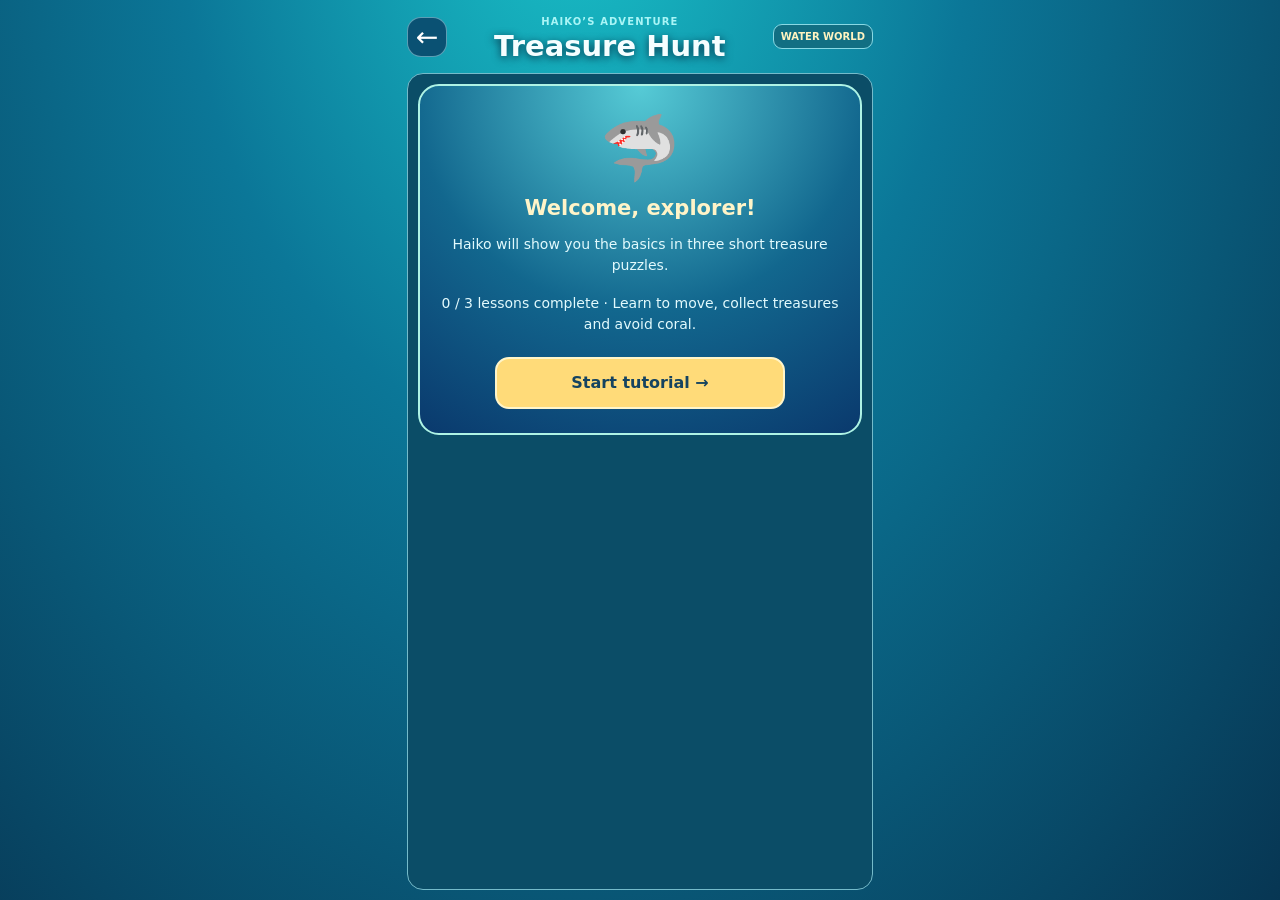
<file: treasure-hunt.html>
<!DOCTYPE html>
<html lang="en">
<head>
  <meta charset="utf-8">
  <meta name="viewport" content="width=device-width,initial-scale=1,viewport-fit=cover">
  <meta name="theme-color" content="#09617d">
  <meta name="mobile-web-app-capable" content="yes">
  <title>Pathle – Treasure Hunt</title>
  <link rel="stylesheet" href="css/treasure.css?v=2639b0e963a9">
  <link rel="stylesheet" href="css/visual-assets.css?v=db7eb3370bc5">
  <link rel="stylesheet" href="css/treasure-campaign.css?v=038f02289717">
  <link rel="stylesheet" href="css/treasure-world-v2.css?v=cd1679c45679">
  <link rel="stylesheet" href="css/treasure-world-ui.css?v=9b25f2b8a892">
  <link rel="stylesheet" href="css/game-ocean.css?v=ee687d799ef7">
</head>
<body class="th-page">
  <main class="th-shell">
    <header class="th-header">
      <a class="th-back" href="index.html?pathle-update=1.5.64" aria-label="Go back one screen"><span class="th-back-arrow" aria-hidden="true">←</span><svg class="th-back-home-icon" viewBox="0 0 24 24" aria-hidden="true" focusable="false"><path d="M3 10.5 12 3l9 7.5M5.5 9V20h13V9M9.5 20v-6h5v6" fill="none" stroke="currentColor" stroke-width="2.4" stroke-linecap="round" stroke-linejoin="round"/></svg></a>
      <img class="th-water-world-logo" src="images/water-world-logo.webp?v=f165cd36d510" width="600" height="200" alt="Water World" draggable="false" decoding="async">
      <div class="th-heading"><small>HAIKO’S ADVENTURE</small><h1>Treasure Hunt</h1></div>
      <span class="th-test-badge" id="thMapTotal" aria-label="Available adventure levels">WATER WORLD</span>
    </header>
    <section id="thCampaignMap" class="th-campaign-map th-v2-campaign-map" aria-label="Treasure Hunt adventure map" hidden>
      <section id="thV2Tutorial" class="th-v2-tutorial" aria-label="First-time Treasure Hunt tutorial" hidden>
        <div class="th-v2-tutorial-hero"><span aria-hidden="true">🦈</span><strong id="thV2TutorialTitle">Welcome, explorer!</strong></div>
        <p>Haiko will show you the basics in three short treasure puzzles.</p>
        <p id="thV2TutorialSummary" aria-live="polite">Loading tutorial progress…</p>
        <button id="thV2TutorialStart" type="button">Start tutorial →</button>
      </section>
      <section id="thV2World" class="th-v2-world" aria-label="Water World overview" hidden>
        <div class="th-v2-world-controls">
          <button id="thV2WorldBack" type="button" hidden class="th-v2-map-secondary th-v2-haiko-return"><span class="th-v2-haiko-return-icon" aria-hidden="true"><img class="th-v2-return-haiko-img" src="images/haiko-return-lost.webp?v=03ed22a1c6a3" width="256" height="256" alt="" decoding="async"></span><span>Return to Haiko</span></button>
        </div>
        <div id="thV2WorldCanvas" class="th-v2-world-canvas" aria-label="Scrollable geographic Water World map">
          <div id="thV2WorldPins" class="th-v2-world-sections"></div>
        </div>
      </section>
      <section id="thV2Area" class="th-v2-area" aria-label="Region adventure map" hidden>
        <div class="th-v2-map-heading">
          <div><small>WATER WORLD</small><h2 id="thV2AreaTitle">Coral Coast</h2><p class="th-v2-area-progress" id="thV2AreaSummary" aria-live="polite"></p></div>
          <button id="thV2AreaWorld" type="button" class="th-v2-map-secondary">← World</button>
        </div>
        <div class="th-v2-area-controls"><button id="thV2AreaHere" type="button" hidden class="th-v2-map-secondary th-v2-haiko-return"><span class="th-v2-haiko-return-icon" aria-hidden="true"><img class="th-v2-return-haiko-img" src="images/haiko-return-lost.webp?v=03ed22a1c6a3" width="256" height="256" alt="" decoding="async"></span><span>Return to Haiko</span></button></div>
        <div id="thV2AreaCanvas" class="th-v2-area-canvas" aria-label="Illustrated, vertically scrollable Coral Coast adventure trail"></div>
      </section>
    </section>
    <section class="th-panel" aria-label="Treasure Hunt level" hidden>
      <div class="th-stats" aria-live="polite">
        <div><small>MOVES</small><strong id="thMoves">0</strong></div>
        <div><small>TREASURES</small><strong id="thTreasures">0 / 2</strong></div>
        <div><small>LEVEL</small><strong id="thLevel">1 / 3</strong></div>
      </div>
      <p id="thV2LevelGuide" class="th-v2-level-guide">Collect every treasure, then reach X.</p>
      <div class="th-board-container">
        <div id="thBoard" class="th-board" aria-label="Treasure Hunt board. Move to adjacent water tiles, or drag a path." role="grid"></div>
      </div>
      <p id="thMessage" class="th-message" role="status" aria-live="polite">Collect every treasure, then reach the golden X.</p>
      <div class="th-actions">
        <button id="thRestart" type="button">↻ Restart</button>
        <button id="thMapReturn" class="th-map-return" type="button" hidden>🗺 Map</button>
      </div>
    </section>
  </main>
  <div class="th-leave-dialog" id="thLeaveDialog" hidden>
    <section class="th-leave-card" role="dialog" aria-modal="true" aria-labelledby="thLeaveTitle" aria-describedby="thLeaveText">
      <h2 id="thLeaveTitle">Return to the map?</h2>
      <p id="thLeaveText">Your moves in this unfinished level will be lost. Completed levels and personal bests stay saved.</p>
      <div class="th-leave-actions">
        <button type="button" id="thLeaveStay">Keep playing</button>
        <button type="button" id="thLeaveConfirm">Leave level</button>
      </div>
    </section>
  </div>
  <div class="th-campaign-error" id="thCampaignError" hidden>
    <section class="th-campaign-error-card" role="alertdialog" aria-modal="true" aria-labelledby="thCampaignErrorTitle" aria-describedby="thCampaignErrorText">
      <h2 id="thCampaignErrorTitle">Treasure Hunt progress could not be saved</h2>
      <p id="thCampaignErrorText">Your progress has not been deleted. Retry to continue safely.</p>
      <button type="button" id="thCampaignRetry">Retry Save</button>
    </section>
  </div>
  <div class="th-victory" id="thVictory" hidden>
    <section class="th-win-card" role="dialog" aria-modal="true" aria-labelledby="thWinTitle" aria-describedby="thWinTier">
      <div class="th-win-heading" id="thWinLevel">LEVEL 1</div>
      <h2 id="thWinTitle">TREASURE COMPLETE!</h2>
      <div id="thWinFins" class="th-win-fins th-win-gold" aria-label="Three golden fins"></div>
      <p class="th-win-tier" id="thWinTier">GOLDEN PERFORMANCE!</p>
      <div class="th-win-scores">
        <div><span>YOUR MOVES</span><strong id="thWinMoves">0</strong></div>
        <div><span>OPTIMAL</span><strong id="thWinOptimal">0</strong></div>
      </div>
      <p class="th-win-record" id="thWinRecord">FIRST CLEAR!</p>
      <p class="th-win-best" id="thWinBest">Best this session: 0 moves</p>
      <button class="th-win-primary" id="thWinNext" type="button">Next Level →</button>
      <p class="th-win-last" id="thWinFinal" hidden>All current levels completed! More adventures are planned.</p>
      <div class="th-win-secondary">
        <button type="button" id="thWinReplay">↻ Replay Level</button>
        <button type="button" id="thWinMap" hidden>🗺 Adventure Map</button>
        <a href="index.html?pathle-update=1.5.64">Back to Menu</a>
      </div>
    </section>
  </div>  <script src="js/treasure-engine.js?v=07aed4c4261a"></script>
  <script src="js/treasure-solver.js?v=b5fed586a63c"></script>
  <script src="js/treasure-grading.js?v=972501aefdee"></script>
  <script src="js/treasure-generator.js?v=4db3283096c7"></script>
  <script src="js/treasure-worlds.js?v=34e39f635b88"></script>
  <script src="js/treasure-release-v2.js?v=c9dc0ca3d234"></script>
  <script src="js/treasure-bootstrap-v2.js?v=8193d94c27ca"></script>
  <script src="js/treasure-map-art.js?v=ac3222a2b534"></script>
  <script src="js/treasure-map-layout.js?v=a3f1afc71c09"></script>
  <script src="js/visual-assets.js?v=9569683adc0a"></script>
  <script src="js/treasure-ui.js?v=5cc93634372f"></script>
  <script src="js/save-schema.js?v=162963691312"></script>
  <script src="js/storage.js?v=50def4457dd6"></script>
  <script src="js/treasure-progress-v2.js?v=a58e023ecdf1"></script>
  <script src="js/treasure-save-v2.js?v=3a36335da4d4"></script>
  <script src="js/treasure-victory.js?v=5674e978d12c"></script>
  <script src="js/treasure-campaign-v2.js?v=bbab73d2afc9"></script>
</body>
</html>
</file>
<file: css/styles.css>
:root{color-scheme:dark;--bg:#16153a;--panel:#262250;--tile:#484177;--line:#625b98;--text:#fffaff;--muted:#c8c3eb;--green:#45d6a0;--red:#ff6685;--accent:#a66aff;--gold:#ffd166}
*{box-sizing:border-box}html{min-height:100%}body{margin:0;min-height:100dvh;background:radial-gradient(ellipse at 50% -15%,#6046a5 0%,#2c245c 38%,var(--bg) 75%);color:var(--text);font-family:system-ui,-apple-system,Segoe UI,Roboto,sans-serif}main{max-width:500px;margin:auto;padding:18px 13px 42px;position:relative}h1{margin:0;font-size:clamp(40px,10vw,56px);letter-spacing:-2.5px;line-height:1.08;text-shadow:0 3px 22px #b474ff66}h2{font-size:19px;margin:0 0 12px}p{line-height:1.5}.tag{color:var(--gold);font-weight:800;margin:4px 0 17px;letter-spacing:.03em}.panel{background:linear-gradient(160deg,#302a65,#211e48);border:1px solid #6252a0;border-radius:22px;padding:16px;margin:12px 0;box-shadow:0 12px 28px #0b092c55,inset 0 1px #ffffff18}.muted{color:var(--muted)}.tiny{font-size:13px}.top{display:flex;align-items:center;justify-content:space-between;gap:10px}.date{font-size:12px;color:#e3d8ff;background:#423772;border-radius:100px;padding:7px 10px;white-space:nowrap}.tabs,.actions{display:flex;gap:8px;flex-wrap:wrap}button{font:inherit;cursor:pointer;border:0;border-radius:13px;padding:12px 10px;font-weight:800;color:var(--text);background:#49417b;touch-action:manipulation;-webkit-tap-highlight-color:transparent;user-select:none;transition:background-color .16s,box-shadow .16s,transform .16s}button:active:not(:disabled){transform:scale(.96)}button:disabled{opacity:.5;cursor:default}.tabs button{flex:1;min-width:0;font-size:12px;padding:13px 3px;background:#484077}.tabs button.active{background:linear-gradient(135deg,#b477ff,#8855ed);box-shadow:0 3px 0 #5c349e,0 0 18px #b477ff55}.actions button{flex:1;min-width:90px}.primary{background:linear-gradient(135deg,#ffe18b,#ffba54);color:#422b48;box-shadow:0 3px 0 #bd773b}.stats{display:grid;grid-template-columns:repeat(3,1fr);gap:8px;margin:14px 0}.stat{background:#1d1a42;border:1px solid #4e437b;border-radius:14px;padding:11px 5px;text-align:center}.stat b{display:block;font-size:23px;color:#fff}.stat:nth-child(2) b{color:var(--gold)}.stat:nth-child(3) b{color:#bba0ff}.stat span{font-size:10px;color:var(--muted);text-transform:uppercase;letter-spacing:.04em}.board{display:grid;grid-template-columns:repeat(var(--size),minmax(0,1fr));gap:clamp(2px,.7vw,5px);width:100%;margin:15px auto;padding:clamp(5px,1.7vw,10px);border-radius:16px;background:#19173d;border:1px solid #494079;touch-action:manipulation;isolation:isolate}.tile{width:100%;aspect-ratio:1;min-width:0;padding:0;border:1px solid #776eae;border-bottom:3px solid #302b59;border-radius:clamp(4px,1.3vw,9px);background:linear-gradient(150deg,#56508c,#423b70);color:#fff;font-size:clamp(11px,3.2vw,22px);font-weight:900;cursor:pointer;touch-action:manipulation;-webkit-tap-highlight-color:transparent;user-select:none;position:relative;transition:background .13s,border-color .13s,box-shadow .13s}.tile:disabled{opacity:1;cursor:default}.tile.visited{background:linear-gradient(145deg,#71f3c0,#31b98b);border-color:#9bffdb;border-bottom-color:#16825f;color:#0d493b;box-shadow:0 0 11px #45d6a04a}.tile.current{outline:2px solid #fff;outline-offset:-3px;box-shadow:0 0 0 2px #fdf2ff80,0 0 17px #45d6a0a0;z-index:1}.tile.wrong{background:linear-gradient(140deg,#ff8ba4,#f45178);border-color:#ffc3d0;border-bottom-color:#ae3056;color:#661d39;box-shadow:0 0 9px #ff66854d}.tile.goal:not(.visited){background:linear-gradient(145deg,#ffe89a,#ffc34f);border-color:#fff0c2;border-bottom-color:#b88027;color:#513819;box-shadow:0 0 13px #ffd16670}.tile.possible{border-color:#e6d4ff;box-shadow:inset 0 0 0 1px #c6aaff50}.tile.correct-pop{animation:pop .4s cubic-bezier(.16,1.5,.4,1),glow .5s ease-out}.tile.wrong-pop{animation:shake .38s ease-out,wrongflash .4s ease-out}@keyframes pop{0%{transform:scale(.76)}55%{transform:scale(1.19)}100%{transform:scale(1)}}@keyframes glow{40%{filter:brightness(1.65)}}@keyframes shake{15%,55%{transform:translateX(-3px) rotate(-4deg)}35%,75%{transform:translateX(3px) rotate(4deg)}}@keyframes wrongflash{40%{filter:brightness(1.5)}}.message{min-height:44px;color:#e0d9ff;font-size:14px}.summary{border:1px solid #e9ba63;background:linear-gradient(145deg,#514071,#302753);border-radius:16px;padding:15px;margin-top:12px;box-shadow:0 0 22px #ffca6530}.summary h2{color:#ffe49d}.summary p{margin:6px 0}.hidden{display:none}.help{font-size:14px;color:var(--muted)}footer{text-align:center;font-size:12px;color:var(--muted);margin-top:24px}.celebration{pointer-events:none;position:fixed;inset:0;z-index:10;overflow:hidden}.confetti{position:absolute;top:-25px;left:var(--x);width:var(--w);height:var(--h);border-radius:3px;background:var(--c);opacity:0;animation:confetti-fall var(--d) ease-in var(--delay) forwards;box-shadow:0 0 7px var(--c)}@keyframes confetti-fall{0%{transform:translate3d(0,-20px,0) rotate(0);opacity:1}85%{opacity:1}100%{transform:translate3d(var(--drift),110dvh,0) rotate(var(--spin));opacity:0}}.victory-banner{position:fixed;z-index:11;pointer-events:none;left:50%;top:22%;transform:translate(-50%,-30%) scale(.6);padding:16px 26px;border:2px solid #ffe19a;border-radius:20px;background:#372b6aef;color:#ffe79f;font-weight:1000;font-size:clamp(22px,7vw,38px);text-align:center;white-space:nowrap;text-shadow:0 0 20px #ffd166a0;box-shadow:0 0 38px #ffce7888;opacity:0;animation:victory 1.8s ease-out forwards}@keyframes victory{12%{transform:translate(-50%,0) scale(1.1);opacity:1}35%,65%{transform:translate(-50%,0) scale(1);opacity:1}100%{transform:translate(-50%,-45%) scale(.9);opacity:0}}@media(max-width:370px){main{padding:12px 9px 30px}.panel{padding:11px}.board{gap:2px;padding:5px}.tabs button{font-size:12px}}@media(prefers-reduced-motion:reduce){*,*::before,*::after{animation:none!important;transition:none!important}.celebration,.victory-banner{display:none}}

/* Final daily victory: cheerful sunglasses character and a bouncing thumbs-up. */
.victory-mascot{position:fixed;z-index:12;pointer-events:none;left:50%;top:39%;width:min(76vw,280px);transform:translate(-50%,-50%) scale(.15) rotate(-24deg);opacity:0;text-align:center;animation:mascot-enter 3.2s cubic-bezier(.18,1.4,.35,1) forwards;filter:drop-shadow(0 9px 22px #0a073a99)}
.victory-face{font-size:clamp(88px,25vw,145px);line-height:1.1;display:block;animation:mascot-bob .7s ease-in-out .45s 3 alternate}
.victory-thumb{font-size:clamp(48px,13vw,80px);position:absolute;right:0;bottom:-5px;transform-origin:40% 90%;animation:thumb-wave .42s ease-in-out .65s 5 alternate}
@keyframes mascot-enter{0%{opacity:0;transform:translate(-50%,-35%) scale(.15) rotate(-24deg)}15%{opacity:1;transform:translate(-50%,-50%) scale(1.18) rotate(8deg)}25%,72%{opacity:1;transform:translate(-50%,-50%) scale(1) rotate(0)}100%{opacity:0;transform:translate(-50%,-75%) scale(.85) rotate(8deg)}}
@keyframes mascot-bob{from{transform:translateY(0) rotate(-5deg)}to{transform:translateY(-12px) rotate(5deg)}}
@keyframes thumb-wave{from{transform:rotate(-18deg) scale(.92)}to{transform:rotate(16deg) scale(1.15)}}
@media(prefers-reduced-motion:reduce){.victory-mascot{display:none}}
 

.brand{display:flex;align-items:center;gap:9px}.brand-shark{width:56px;height:56px;object-fit:cover;border-radius:16px;border:2px solid #9d65ff;box-shadow:0 0 15px #65d9ff66;flex:none}
.board{position:relative}.rush-fin{position:fixed;z-index:25;width:42px;height:45px;pointer-events:none;filter:drop-shadow(0 0 7px #65d9ff) drop-shadow(0 0 11px #ffd166);transform:translate(-50%,-60%);transition:none}.rush-fin svg{width:100%;height:100%}.rush-fin:before,.rush-fin:after{content:'⚡';position:absolute;font-size:20px;color:#ffd166;text-shadow:0 0 10px #65d9ff;animation:rush-spark .18s ease-in-out infinite alternate}.rush-fin:before{left:-15px;top:3px}.rush-fin:after{right:-13px;bottom:0;animation-delay:.09s}.tile.rush-lit{box-shadow:0 0 0 2px #fff5b0,0 0 20px 7px #65d9ff,0 0 26px #ffd166!important;filter:brightness(1.35)}@keyframes rush-spark{from{transform:scale(.7) rotate(-14deg);opacity:.5}to{transform:scale(1.2) rotate(15deg);opacity:1}}
.victory-mascot{width:min(64vw,240px);top:44%;border-radius:24px;overflow:hidden;border:3px solid #ffdf83;box-shadow:0 0 35px #ffd166a0}.victory-mascot img{width:100%;display:block}.victory-face,.victory-thumb{display:none}
@media(prefers-reduced-motion:reduce){.rush-fin{display:none}.tile.rush-lit{filter:none}}

/* Pathle 0.8: best-of-three daily challenge, clear progression. */
.stats{grid-template-columns:repeat(4,minmax(0,1fr));gap:6px}
.stat{min-width:0;padding:10px 3px}.stat b{font-size:clamp(17px,5vw,23px);overflow-wrap:anywhere}.stat span{font-size:9px;letter-spacing:0}
.stat:nth-child(2) b{color:var(--green)}.stat:nth-child(3) b{color:var(--gold)}.stat:nth-child(4) b{color:#bba0ff}
.attempt-info{font-size:13px;font-weight:750;padding:9px 12px;border:1px solid #7259b4;background:#382c67;border-radius:12px;color:#ffe8a8;line-height:1.45}
.tabs button:disabled{opacity:1;cursor:default;filter:saturate(.7)}
.tabs button.locked{background:#292451;color:#aba4d3;border:1px dashed #4a4076}
.tabs button.finished{background:#245b58;color:#a7ffda}
.tabs button.active:disabled{background:linear-gradient(135deg,#b477ff,#8855ed);color:#fff;filter:none}
@media(max-width:370px){.stat span{font-size:8px}.stats{gap:4px}}

/* Pathle 0.9 – welcome screen, settings, and graphic result modal. */
[hidden]{display:none!important}
body{background:radial-gradient(ellipse at 50% -10%,#6046a5 0%,#28245e 46%,#111335 100%)}
#welcomeScreen{min-height:calc(100dvh - 32px);display:flex;flex-direction:column;justify-content:center;gap:13px;padding:8px 4px 15px}
.welcomeTop{display:flex;justify-content:space-between;align-items:center;gap:12px;min-height:45px}
.homeBadge{padding:8px 12px;background:#383069a6;border:1px solid #705cb3;border-radius:99px;color:#e5d7ff;font-size:12px;font-weight:900;letter-spacing:.07em}
.gear{display:grid;place-items:center;width:46px;height:46px;padding:0;border:1px solid #8a78cf;border-radius:50%;background:#302760;box-shadow:0 0 17px #b477ff33}
.gear svg{width:24px;height:24px;fill:none;stroke:currentColor;stroke-width:2;stroke-linecap:round;stroke-linejoin:round}
.homeArtwork{background:linear-gradient(180deg,#224caa 0%,#2b206b 70%,#1b1a49 100%);border:2px solid #7053bc;border-radius:27px;overflow:hidden;position:relative;box-shadow:0 15px 35px #06051a88,0 0 42px #665be855}
.homeArtwork:before{content:'✦';position:absolute;top:15px;left:20px;font-size:32px;color:#ffe16c;z-index:1;text-shadow:0 0 14px #ffcc65}
.homeArtwork:after{content:'✧';position:absolute;right:16px;bottom:32px;font-size:27px;color:#77e7ff;z-index:1;text-shadow:0 0 16px #54e3ff}
.homeArtwork img{width:100%;height:auto;aspect-ratio:1.55;object-fit:cover;object-position:50% 42%;display:block;filter:saturate(1.13)}
.homeBrand{text-align:center;margin:-4px 0 0;position:relative}
.homeBrand h1{font-size:clamp(56px,14vw,84px);font-weight:1000;letter-spacing:-3px;color:#f9fbff;-webkit-text-stroke:1px #d4c6ff;text-shadow:0 4px 0 #54348e,0 8px 0 #2a1b59,0 0 23px #ab83ff8c}
.homeBrand .tag{margin:4px 0 0;font-size:clamp(13px,3.5vw,16px);letter-spacing:.15em;text-shadow:0 0 12px #ffdb80}
.homeDescription{text-align:center;color:#e6dfff;font-size:13px;margin:0 8px 3px;line-height:1.5}





.homeFooter{text-align:center;font-size:13px;color:#dad5f5;padding:9px 0 0}
.homeFooter strong{color:#ffd166}
.gameTop{display:flex;justify-content:space-between;gap:8px;align-items:center}
.gameTop .brand{flex:1;justify-content:center}.gameTop .brand-shark{width:42px;height:42px;border-radius:12px}.gameTop h1{font-size:clamp(29px,9vw,40px)}
.gameHeadSub{font-size:13px;color:#d5c8fa;text-align:center;margin:4px 0 12px;font-weight:800;letter-spacing:.07em}
.navIcon{display:grid;place-items:center;width:43px;height:43px;min-width:43px;padding:0;border:1px solid #7261b4;background:#332d67;border-radius:14px;font-size:26px}
#gameScreen .panel{margin-top:9px}
#gameScreen .actions button{min-width:110px}

.modalBackdrop{position:fixed;inset:0;z-index:50;display:flex;align-items:center;justify-content:center;padding:18px;background:#0b0724dc;backdrop-filter:blur(7px)}
.modalCard{width:min(100%,440px);max-height:calc(100dvh - 30px);overflow-y:auto;overscroll-behavior:contain;border:2px solid #ad8aff;border-radius:25px;padding:23px 18px 20px;background:radial-gradient(ellipse at 50% 0%,#5b3ba1,#302359 45%,#191b43 100%);box-shadow:0 0 0 2px #ffffff0e,inset 0 2px #ffffff25,0 20px 50px #000a,0 0 32px #9b6cff60;text-align:center}
.modalCard h2{font-size:clamp(24px,7vw,32px);margin:0 0 7px;color:#ffe187;text-shadow:0 2px 14px #eab65a6b}
.modalCard p{margin:7px 0;color:#ede8ff}.modalSubtitle{font-size:14px;color:#ddd4ff!important}
.modalHeader{display:flex;justify-content:space-between;align-items:center;gap:8px;margin-bottom:10px}.modalHeader h2{font-size:24px;margin:0}
.modalClose{padding:5px;width:39px;height:39px;min-width:39px;border-radius:50%;font-size:23px;line-height:1;background:#47366d}
.soundControl{display:flex;align-items:center;justify-content:space-between;gap:10px;border:1px solid #7261a8;border-radius:17px;padding:16px;background:#241d53;text-align:left}
.soundControl strong{display:block;font-size:18px}.soundControl small{display:block;color:#d2c8f2;margin-top:4px}
.switch{position:relative;display:inline-block;width:62px;height:34px;flex:none}.switch input{opacity:0;width:100%;height:100%;position:absolute;inset:0;cursor:pointer}.switchKnob{pointer-events:none;position:absolute;inset:0;border-radius:34px;background:#665d86;transition:background .18s}.switchKnob:after{content:'';position:absolute;width:26px;height:26px;left:4px;top:4px;border-radius:50%;background:#fff;box-shadow:0 1px 5px #0004;transition:transform .18s}.switch input:checked+.switchKnob{background:#20c98e}.switch input:checked+.switchKnob:after{transform:translateX(28px)}.switch input:focus-visible+.switchKnob{outline:3px solid #ffde7a;outline-offset:3px}
.resultMascot{width:105px;height:86px;object-fit:cover;object-position:center 30%;border-radius:18px;border:2px solid #ffe59e;box-shadow:0 0 20px #ffd1666b;margin:3px auto 10px;display:block}
.resultScore{display:grid;grid-template-columns:1fr 1fr;gap:10px;margin:15px 0}.resultMetric{background:#171a47;border:1px solid #806db9;border-radius:15px;padding:12px 5px}.resultMetric span{display:block;font-size:11px;color:#d6cbf3;text-transform:uppercase;font-weight:800}.resultMetric strong{display:block;font-size:28px;color:#fff;margin-top:3px}.resultMetric.best strong{color:#5cf3bb}
.resultFins{display:flex;justify-content:center;gap:16px;margin:12px auto 5px}.fin{width:40px;height:41px;background:#514876;clip-path:polygon(6% 92%,16% 72%,34% 65%,57% 2%,81% 43%,89% 78%,100% 92%);filter:drop-shadow(0 0 8px #95f6ff)}.fin.used{background:linear-gradient(140deg,#81f8ff,#208cff)}.resultRemaining{font-size:16px;font-weight:850;color:#74f6c3;margin:6px 0 16px}
.resultActions{display:flex;flex-direction:column;gap:9px;margin-top:12px}.resultActions button{min-height:50px}.resultActions .primary{background:linear-gradient(120deg,#45f1b3,#0bbd84);color:#153b38;box-shadow:0 3px 0 #08775a}.resultActions .secondary{background:linear-gradient(130deg,#bb6aff,#703dea)}
.recordTag{display:inline-block;margin:5px 0;background:#1e725e;color:#c5ffe8;border:1px solid #75ffba;padding:7px 12px;font-size:13px;font-weight:900;border-radius:99px}
.modalWarning{font-size:12px;color:#ffe09b!important}
@media(max-width:360px){.modalCard{padding:17px 12px}.homeArtwork img{aspect-ratio:1.6}.homeBrand h1{font-size:56px}}
@media(prefers-reduced-motion:reduce){.switchKnob,.switchKnob:after{transition:none}}


/* Pathle 1.0 – Coral Reef chapter / mobile UI */
.topTools{display:flex;align-items:center;gap:8px}
.devControl{display:flex;align-items:center;gap:5px;color:#ffe29a;font-size:10px;font-weight:1000;letter-spacing:.04em;border:1px solid #8263a8;background:#282252;border-radius:30px;padding:4px 6px;cursor:pointer}
.devControl .switch{width:37px;height:23px}.devControl .switchKnob:after{width:17px;height:17px;left:3px;top:3px}.devControl .switch input:checked+.switchKnob:after{transform:translateX(14px)}
.chapterCard{background:linear-gradient(125deg,#264b7b,#3d296c);border:1px solid #6592d6;border-radius:19px;padding:14px;box-shadow:inset 0 1px #ffffff23,0 8px 22px #0b052d55}
.chapterCard .top{align-items:baseline}.chapterCard strong{font-size:17px}.chapterCard small{color:#cbcbf6}.chapterProgress{height:10px;background:#19193e;border-radius:99px;overflow:hidden;border:1px solid #5b62a0;margin:12px 0 8px}.chapterProgress>div{height:100%;width:0;background:linear-gradient(90deg,#35d5a0,#ffe28a);transition:width .3s}
.menuJourney{display:flex;justify-content:center;align-items:center;gap:12px;min-height:47px;width:100%;background:#2d3764;border:1px solid #6c8dbb;color:#e2eaff}
.devPanel{border:1px solid #ffe09c;background:#49346f;border-radius:15px;padding:12px;box-shadow:0 0 18px #ffd16622}
.devPanel strong{color:#ffe19c}.devRow{display:flex;align-items:center;gap:9px;margin-top:10px}.devRow select{flex:1;min-width:0;background:#27234f;color:#fff;border:1px solid #a484e1;border-radius:9px;padding:11px;font:inherit}.devRow button{background:#ffe09b;color:#372244;font-size:12px}
.homeArtwork{overflow:hidden}.goldenBadge{position:absolute;z-index:3;right:9px;top:9px;background:#483168e5;color:#ffe49a;border:1px solid #ffe49a;padding:6px 10px;border-radius:40px;font-size:11px;font-weight:900;text-shadow:0 0 9px #000;box-shadow:0 0 18px #ffda6788}
.storyHint{font-size:13px;border:1px solid #7199c3;background:#2c456b;padding:10px 12px;color:#edfbff;border-radius:12px;line-height:1.5;margin:9px 0}
.tile.obstacle{background:linear-gradient(145deg,#182d48,#213552);border-color:#3f6585;border-bottom-color:#152439;opacity:.96}
.tile.obstacle .coral-icon{width:90%;height:90%;filter:drop-shadow(0 1px 2px #0005)}
.tile.pearl-tile:not(.visited){border-color:#d7efff;box-shadow:0 0 11px #94eeff9e,inset 0 0 6px #8be7ffa8;animation:pearl-breathe 2.3s ease-in-out infinite alternate}
@keyframes pearl-breathe{from{filter:brightness(.93)}to{filter:brightness(1.23)}}
.tile.visited.pearl-tile{box-shadow:0 0 16px #fbefb6a4}
.tile .pearl-icon{width:94%;height:94%;display:block;margin:auto;filter:drop-shadow(0 0 4px #ceffff)}
.tile .fin-icon{width:95%;height:95%;display:block;margin:auto;filter:drop-shadow(0 0 3px #b5ffff)}
.tile.fin-departed>.fin-icon{visibility:hidden}
.tile .treasure-icon{width:112%;height:112%;max-width:none;display:block;margin:-6% auto;filter:drop-shadow(0 0 4px #ffde76)}
.tile.goal.visited{background:linear-gradient(145deg,#ffe99a,#ffc24c);border-color:#ffeab7;color:#653f24}
.rush-fin{width:46px;height:48px}.rush-fin .fin-icon{width:100%;height:100%}
.journeyHeader{display:flex;justify-content:space-between;gap:12px;align-items:center}.journeyHeader h1{font-size:clamp(26px,8vw,38px)}
.journeyMap{position:relative;display:flex;flex-direction:column;gap:11px}
.journeyDay{background:#292750;border:1px solid #4f5085;display:flex;align-items:center;gap:12px;border-radius:16px;padding:11px 13px}
.journeyDay.done{border-color:#43dca6;background:#204e53}.journeyDay.next{border-color:#ffd166;background:#443864;box-shadow:0 0 17px #ffe08a26}
.journeyDayIcon{min-width:41px;width:41px;height:41px;display:grid;place-items:center;border-radius:50%;background:#443c77;font-size:19px}
.journeyDay.done .journeyDayIcon{background:#42d6a4;color:#123d33;font-weight:900}.journeyDay.next .journeyDayIcon{background:#8954de}
.journeyDay strong{display:block;font-size:14px}.journeyDay small{display:block;font-size:12px;color:#c3bdeb;margin-top:4px}
.journeyReward{padding:14px;border:1px solid #ffe19b;border-radius:15px;background:#4e3a65;color:#ffe29b;font-weight:850}
.rewardArt{height:148px;display:grid;place-items:center;filter:drop-shadow(0 6px 17px #ffda6f75)}
.rewardChest{position:relative;height:115px;width:155px;animation:reward-bob 1.1s infinite alternate ease-in-out}
.rewardChest svg{width:155px;height:115px}
.rewardChest .goldGlass{position:absolute;left:61px;top:0;font-size:43px;transform:rotate(-15deg);animation:prize-rise 1.6s ease-out both;filter:drop-shadow(0 0 8px #ffea7a)}
@keyframes prize-rise{0%{transform:translateY(38px) scale(.55);opacity:0}60%,100%{transform:translateY(-13px) rotate(-12deg) scale(1);opacity:1}}
@keyframes reward-bob{from{transform:translateY(0) rotate(-6deg)}to{transform:translateY(-9px) rotate(6deg)}}
#rewardModal .modalCard{border-color:#ffd166}
#rewardTitle{color:#ffe08e}
@media(max-width:360px){.homeBadge{font-size:10px;padding:8px}.gear{width:41px;height:41px}.topTools{gap:5px}.devControl{padding:3px 4px}.devRow{flex-wrap:wrap}.devRow button{flex:1}}
@media(prefers-reduced-motion:reduce){.tile.pearl-tile:not(.visited),.rewardArt{animation:none}}

/* Pathle 1.1 — polished compact Android layout, guide and sea life */
.adventureCard{border:1px solid #8b79cb;border-radius:20px;background:linear-gradient(150deg,#3d3275,#272254 80%);box-shadow:0 12px 28px #06051a66,inset 0 1px #ffffff32;padding:9px;display:flex;flex-direction:column;gap:6px}
.adventureCardTop{display:flex;align-items:center;justify-content:space-between;gap:8px;padding:0 7px}.chapterLabel{font-size:10px;font-weight:900;color:#cfd5ff;letter-spacing:.08em}.journeyQuick{padding:7px 10px;border:1px solid #8275bb;background:#2c285b;color:#e0dcff;font-size:11px}
.adventureCard .chapterCard{border:0;background:none;box-shadow:none;padding:4px 7px 1px}.adventureCard .chapterCard small{font-size:11px}.adventureCard .chapterCard strong{font-size:15px}.adventureCard .chapterProgress{margin:7px 0 6px}.adventureCard .menuJourney{display:none}
.mysteryLine{display:flex;gap:7px;align-items:center;margin-top:7px;color:#ffdf92;font-weight:800;font-size:12px}.mysteryLine span:first-child{font-size:19px}.homeFooter{font-size:12px;padding:0}
.goldStage{position:relative;display:block;overflow:hidden}.goldStage img{display:block;width:100%}.gold-glasses{position:absolute;inset:0;width:100%;height:100%;z-index:5;pointer-events:none;opacity:0;transition:opacity .2s}.gold-unlocked .gold-glasses{opacity:1}
.homeGoldStage{width:100%}.homeGoldStage .gold-glasses{transform:scale(1)}
.brandGoldStage{width:38px;height:38px;flex:none;border-radius:11px;border:1px solid #9d65ff;box-shadow:0 0 10px #65d9ff55}.brandGoldStage img{object-fit:cover;width:100%;height:100%}.brandGoldStage .gold-glasses{object-fit:cover}
.resultGoldStage{width:102px;height:82px;margin:2px auto 10px;border-radius:18px;border:2px solid #ffe59e;box-shadow:0 0 20px #ffd1666b;overflow:hidden}.resultGoldStage #resultShark{margin:0;border:0;box-shadow:none;border-radius:0;width:100%;height:100%;object-fit:cover;object-position:center 38%}
#gameScreen{min-height:0}body.game-active{overflow:hidden;overscroll-behavior:none}body.game-active main{height:100dvh;min-height:0;overflow:hidden;padding:calc(5px + env(safe-area-inset-top,0px)) 7px calc(6px + env(safe-area-inset-bottom,0px))}
body.game-active #gameScreen{display:flex;flex-direction:column;height:100%;min-height:0;overflow:hidden}body.game-active .gameHeader{flex:0 0 auto}
body.game-active .gameTop{height:42px}body.game-active .gameTop h1{font-size:27px;letter-spacing:-1px}.gameTop .brandGoldStage{width:32px;height:32px}.gameTop .gear,.gameTop .navIcon{width:37px;height:37px;min-width:37px;border-radius:12px}.gameTop .gear svg{width:20px;height:20px}.gameHeadSub{font-size:11px;margin:0 0 3px;letter-spacing:.03em}
body.game-active #playPanel{flex:1 1 auto;min-height:0;margin:2px 0 0;padding:8px;display:flex;flex-direction:column;align-items:stretch;justify-content:flex-start;overflow:hidden;border-radius:16px}
body.game-active #gameScreen>section.panel:not(#playPanel),body.game-active #gameScreen>footer{display:none!important}
#playPanel #puzzleHeading{font-size:14px;line-height:1.15;margin:1px 0 5px;text-align:center;color:#fff5c4}
#playPanel #levelHint,#playPanel #message{position:absolute!important;width:1px!important;height:1px!important;overflow:hidden!important;clip:rect(0 0 0 0)!important;white-space:nowrap!important;padding:0!important;margin:0!important;border:0!important}

body.game-active .tabs{gap:5px;margin-bottom:4px;flex:0 0 auto;flex-wrap:nowrap}.tabs button{min-height:33px;padding:7px 3px;font-size:11px;border-radius:9px}
body.game-active .stats{margin:3px 0 5px;gap:4px;flex:0 0 auto}.stat{padding:4px 2px;border-radius:10px;min-height:41px}.stat b{font-size:18px;line-height:1.15}.stat span{font-size:9px;line-height:1.05;display:block}
body.game-active .attempt-info{font-size:11px;padding:5px 8px;line-height:1.15;border-radius:8px;flex:0 0 auto}
body.game-active .board{width:var(--board-px,100%);height:var(--board-px,auto);min-height:0;max-width:100%;aspect-ratio:1;flex:0 0 auto;margin:auto;align-self:center;border-radius:12px;padding:4px;gap:clamp(1px,.45vw,4px)}
body.game-active .tile{border-bottom-width:2px;border-radius:clamp(2px,1vw,7px)}
body.game-active .actions{flex:0 0 auto;gap:8px;margin:5px 0 0;flex-wrap:nowrap}body.game-active .actions button{min-height:40px;padding:7px 6px;font-size:12px;border-radius:11px}
@media (max-height:630px){body.game-active #playPanel{padding:5px}body.game-active .gameTop{height:35px}body.game-active .gameTop h1{font-size:24px}.gameHeadSub{font-size:10px;margin-bottom:0}#playPanel #puzzleHeading{font-size:12px;margin:1px 0 3px}body.game-active .stats{margin:1px 0 3px}.stat{min-height:34px;padding:2px}.stat b{font-size:15px}.stat span{font-size:8px}body.game-active .tabs{margin-bottom:2px}.tabs button{min-height:28px;padding:4px 3px}body.game-active .attempt-info{padding:3px 5px;font-size:10px}body.game-active .actions button{min-height:35px}}
@media (max-height:490px){body.game-active .stat:nth-child(3),body.game-active .stat:nth-child(4){display:none}body.game-active .stats{grid-template-columns:repeat(2,1fr)}}
/* Small bubbles around coral, moving independently; smooth pearl glints. */
.tile.obstacle{background:radial-gradient(circle at 55% 78%,#2b5570,#192d4b 80%)}
.tile.obstacle .coral-icon{width:96%;height:96%;filter:drop-shadow(0 2px 3px #0009) drop-shadow(0 0 3px #ff9d9b99)}
.tile.obstacle::before,.tile.obstacle::after{content:"";position:absolute;pointer-events:none;z-index:2;width:13%;height:13%;min-width:2px;min-height:2px;border-radius:50%;border:1px solid #abedffbe;background:#aaf5ff2e;bottom:12%;left:15%;animation:coralBubbles 3.5s ease-out infinite}
.tile.obstacle::after{left:74%;bottom:28%;width:9%;height:9%;animation-delay:-1.8s;animation-duration:4.4s}
@keyframes coralBubbles{0%{transform:translateY(0) scale(.5);opacity:0}25%{opacity:.8}83%{opacity:.65}100%{transform:translateY(-170%) scale(1.15);opacity:0}}
.tile.pearl-tile:not(.visited)::after{content:"✦";position:absolute;z-index:2;right:7%;top:3%;color:#fff9c5;font-size:clamp(6px,2.5vw,15px);text-shadow:0 0 5px white,0 0 9px #c6faff;animation:pearlSparkle 3.4s ease-in-out infinite}
@keyframes pearlSparkle{0%,33%,100%{opacity:.15;transform:scale(.6) rotate(0)}47%{opacity:1;transform:scale(1.3) rotate(25deg)}58%{opacity:.2;transform:scale(.65) rotate(70deg)}}
/* Haiko's speech bubble / tutorial */
.storyModal{display:flex;flex-direction:column;align-items:stretch;gap:12px;max-width:410px;padding:18px 16px 20px;background:radial-gradient(ellipse at 50% 0,#6043ad 0,#282157 65%,#1a214a 100%)}
.storyTop{display:flex;align-items:center;justify-content:space-between}.storyLabel{font-size:12px;color:#d1c5ff;font-weight:1000;letter-spacing:.1em}.storySkip{background:#433976;padding:6px 10px;font-size:12px;border-radius:30px}
.storyHaiko{width:132px;height:117px;align-self:center;overflow:hidden;border-radius:36% 36% 22% 22%;border:2px solid #80ddf9;box-shadow:0 0 24px #65d9ff77;animation:guideBob 2.2s ease-in-out infinite alternate}
.storyHaiko img{width:100%;height:100%;object-fit:cover;object-position:center 35%}
@keyframes guideBob{from{transform:translateY(1px) rotate(-3deg)}to{transform:translateY(-5px) rotate(3deg)}}
.storyBubble{background:#f7f1ff;color:#312557;padding:16px 15px 17px;border-radius:22px;position:relative;text-align:left;border:3px solid #a5eaff;box-shadow:0 7px 0 #1a214a77}
.storyBubble::before{content:"";position:absolute;top:-16px;left:49%;border-left:15px solid transparent;border-right:15px solid transparent;border-bottom:16px solid #a5eaff}
.storyBubble h2{color:#44338d;font-size:23px;margin:0 0 7px;text-shadow:none}.storyBubble p{color:#342d55;margin:0;font-weight:650;font-size:16px;line-height:1.45}
.storyControls{display:flex;justify-content:space-between;align-items:center;gap:12px}.storyArrow{min-width:54px;font-size:24px;padding:7px 12px}.storyDots{display:flex;align-items:center;gap:6px}.storyDots span{width:9px;height:9px;background:#7c6aa7;border-radius:99px}.storyDots .active{width:23px;background:#ffd166}
.guideSettingsButton{width:100%;margin-top:13px;text-align:left;display:flex;justify-content:space-between;align-items:center;background:#3e3474;color:#fff;border:1px solid #8c78c8;padding:14px}
/* Reward reveal: chest and gold specs spin on Haiko and remain equipped. */
#rewardModal .rewardArt{height:auto;min-height:220px;filter:none}
.rewardScene{position:relative;width:min(100%,270px);height:219px;margin:auto}.rewardChestMini{position:absolute;z-index:2;bottom:2px;left:2px;font-size:65px;filter:drop-shadow(0 0 13px #ffcc66);animation:chestReveal .9s ease-out both}
.rewardGoldStage{position:absolute;top:3px;right:0;width:225px;height:155px;border-radius:22px;box-shadow:0 0 30px #ffdd6a88;border:2px solid #ffe38a}
.rewardGoldStage img{width:100%;height:100%;object-fit:cover}
.rewardGoldStage .gold-glasses{opacity:1;transform-origin:56% 39%;animation:goldEquip 2s cubic-bezier(.12,.75,.38,1.15) both}
@keyframes goldEquip{0%{opacity:0;transform:translate(-27%,105%) rotate(-400deg) scale(.3)}48%{opacity:1;transform:translate(-22%,13%) rotate(22deg) scale(1.2)}80%{opacity:1;transform:translate(0,-3%) rotate(-4deg) scale(1.03)}100%{opacity:1;transform:translate(0,0) rotate(0) scale(1)}}
@keyframes chestReveal{0%{opacity:0;transform:scale(.5)}70%,100%{opacity:1;transform:scale(1)}}
.rewardWearing{position:absolute;bottom:0;right:0;font-weight:1000;color:#ffeaa2!important;text-shadow:0 0 8px #f6c56e;animation:rewardTextIn 1s ease-out 1.6s both}
@keyframes rewardTextIn{from{opacity:0;transform:translateY(10px)}to{opacity:1;transform:translateY(0)}}
@media(prefers-reduced-motion:reduce){.tile.obstacle::before,.tile.obstacle::after,.tile.pearl-tile:not(.visited)::after,.storyHaiko,.rewardChestMini,.rewardGoldStage .gold-glasses,.rewardWearing{animation:none!important}.rewardGoldStage .gold-glasses{opacity:1}}

/* Pathle 1.2 — living ocean scenes & interchangeable Haiko artwork */
:root{color-scheme:dark}
body{background:#0C1D44}
#welcomeScreen{isolation:isolate;position:relative;min-height:100dvh;justify-content:flex-start;overflow:hidden;padding:calc(8px + env(safe-area-inset-top,0px)) 10px calc(16px + env(safe-area-inset-bottom,0px));gap:9px;border-radius:0}
#welcomeScreen > *:not(.ambientOcean){position:relative;z-index:2}
.ambientOcean{position:absolute!important;inset:0;z-index:0!important;overflow:hidden;pointer-events:none;background:radial-gradient(ellipse at 65% 19%,#54e1f588 0%,#1398bf7a 18%,transparent 65%),linear-gradient(178deg,#167bb5 0%,#16488a 41%,#241e70 82%,#13143b 100%)}
.ambientOcean::after{content:"";position:absolute;bottom:-22px;left:-10%;width:125%;height:125px;background:radial-gradient(ellipse at center,#28666d 0%,#133253 50%,transparent 85%);opacity:.8}
.sunRays{position:absolute;inset:-20% -80%;background:repeating-conic-gradient(from 7deg at 50% 0%,#d2ffff16 0deg 12deg,transparent 12deg 36deg);animation:slowRays 20s ease-in-out infinite alternate;transform-origin:top center}
@keyframes slowRays{to{transform:rotate(7deg);opacity:.52}}
.oceanPlant{position:absolute;bottom:-22px;font-size:115px;filter:drop-shadow(0 3px 18px #001d3e);opacity:.68;animation:plantSway 6s ease-in-out infinite alternate}
.plantLeft{left:-37px}.plantRight{right:-40px;animation-delay:-3s}
@keyframes plantSway{to{transform:rotate(7deg) translateX(4px)}}
#welcomeScreen .welcomeTop{flex:0 0 auto;margin-bottom:1px;min-height:35px}
#welcomeScreen .homeBadge{border-color:#95ffff7c;background:#15284C92;backdrop-filter:blur(7px)}
.homeStage{position:relative;overflow:visible!important;border:0!important;box-shadow:none!important;background:none!important;min-height:clamp(180px,31dvh,290px);display:flex;align-items:center;justify-content:center;margin:-6px 0 -25px}
.homeStage:before,.homeStage:after{display:none}
.homeStage>.haiko-avatar{position:relative;z-index:3;max-height:100%;width:min(78%,250px);filter:drop-shadow(0 10px 14px #001a5188) drop-shadow(0 0 25px #65d9ff42);animation:haikoFloat 3.4s ease-in-out infinite alternate}
@keyframes haikoFloat{to{transform:translateY(-9px) rotate(1.5deg)}}
.sea-light-rays{position:absolute;inset:-20px;background:radial-gradient(ellipse at 55% 43%,#80efff73 0%,#238cfb21 42%,transparent 70%)}
.sea-floor{position:absolute;inset:auto 0 0;height:55px}.reef-cluster{position:absolute;font-size:55px;bottom:0;filter:drop-shadow(0 4px 4px #02294e88)}.r1{left:1%}.r2{right:1%;font-size:65px}.r3{left:18%;font-size:34px}
.home-fish{position:absolute;z-index:1;font-size:20px;filter:drop-shadow(0 0 8px #77e9ff);animation:fishSwim 8s ease-in-out infinite alternate}.fish-one{top:27%;left:7%}.fish-two{top:16%;right:3%;animation-delay:-4s}
@keyframes fishSwim{to{transform:translate(24px,-10px) rotate(4deg)}}
.home-bubble{position:absolute;border:1px solid #B2F6FFAD;border-radius:50%;background:#D1F9FF2A;animation:oceanBubble 5s linear infinite}.hb1{height:12px;width:12px;left:7%;bottom:12%;animation-delay:-1s}.hb2{height:8px;width:8px;right:11%;bottom:4%;animation-delay:-3s}.hb3{height:16px;width:16px;right:23%;bottom:23%;animation-delay:-2s}.hb4{height:7px;width:7px;left:26%;bottom:7%;animation-delay:-4s}
@keyframes oceanBubble{from{opacity:0;transform:translateY(20px) scale(.5)}25%{opacity:.8}to{opacity:0;transform:translateY(-110px) scale(1.2)}}
#welcomeScreen .homeBrand{z-index:4;margin:-4px 0 0}
#welcomeScreen .homeBrand h1{font-size:clamp(53px,14vw,76px);color:#fff9df;line-height:.92;text-shadow:0 4px #533298,0 7px #261350,0 0 26px #FFDD78}
#welcomeScreen .homeDescription{display:none}
#welcomeScreen .adventureCard{background:linear-gradient(145deg,#181b4ed9,#211b55e8);border-color:#9d83f2b0;backdrop-filter:blur(10px);box-shadow:0 14px 27px #00163f88,inset 0 1px #ffffff26;margin-top:3px}
#welcomeScreen .adventureCard .chapterCard{padding-top:0;padding-bottom:0}




#welcomeScreen .homeFooter{font-size:10px;color:#c2e8fa}
#welcomeScreen .devPanel{background:#181F4BE9;backdrop-filter:blur(10px)}
/* Haiko components: original unadorned base + exactly one visible pair of glasses */
.haiko-avatar{position:relative;display:block;width:100%;aspect-ratio:420/460;isolation:isolate;pointer-events:none;flex:none}
.haiko-avatar>svg.haiko-base{display:block;width:100%;height:100%;filter:drop-shadow(0 4px 7px #03245244)}
.haiko-shades{position:absolute;inset:0;display:block;transform-origin:63% 46%;transition:opacity .2s ease;pointer-events:none}
.haiko-shades svg{display:block;width:100%;height:100%}
.haiko-avatar .shades-gold{opacity:0}
.haiko-avatar .shades-purple{opacity:1}
body.gold-unlocked .haiko-avatar:not(.reward-equip-haiko) .shades-gold{opacity:1}
body.gold-unlocked .haiko-avatar:not(.reward-equip-haiko) .shades-purple{opacity:0}
.brand-haiko{width:34px;height:38px;aspect-ratio:420/460;overflow:hidden}
.result-haiko{width:106px;height:115px;margin:0 auto -15px}
/* Background on gameplay: quiet and softened, never competes with the tiles. */
body.game-active #gameScreen{position:relative;isolation:isolate}
body.game-active #gameScreen .gameOcean{opacity:.35;filter:blur(2px);z-index:-1!important}
body.game-active #gameScreen>*:not(.ambientOcean){position:relative;z-index:1}
body.game-active #playPanel{background:linear-gradient(160deg,#282459dd,#1b2751d9);border:1px solid #8a81e0aa;backdrop-filter:blur(2px)}
/* tutorial: floating guide and airy speech bubble, no squared modal card */
#storyModal{background:transparent;backdrop-filter:none;padding:0;display:block;z-index:80;overflow:hidden}
#storyModal[hidden]{display:none}
.guideScrim{position:absolute;inset:0;background:#07112a9e;backdrop-filter:blur(1px)}
.haiko-guide-scene{position:absolute;z-index:5;left:50%;top:clamp(23px,8dvh,95px);transform:translateX(-50%);width:min(96vw,540px);display:flex;flex-direction:column;align-items:flex-start;pointer-events:none}
.guideCast{height:clamp(116px,27dvh,220px);width:clamp(117px,34vw,220px);margin-left:2%;filter:drop-shadow(0 10px 12px #070c3fc0);animation:guideSwimIn .45s cubic-bezier(.2,.9,.4,1.1) both}
.guideCast .haiko-avatar{height:100%;width:auto;aspect-ratio:420/460}
@keyframes guideSwimIn{from{transform:translateX(-70px) translateY(30px) rotate(-10deg);opacity:0}to{transform:none;opacity:1}}
.guideSpeechArea{align-self:stretch;margin:-28px 5px 0 clamp(54px,22vw,125px);position:relative;pointer-events:auto}
.guideSpeechArea::before{content:"";position:absolute;z-index:1;top:-16px;left:34px;border-left:12px solid transparent;border-right:12px solid transparent;border-bottom:17px solid #FDF8FF}
.guideSpeechHead{display:flex;align-items:center;justify-content:space-between;gap:8px;margin-bottom:5px;font-size:11px;color:#D8ECFF;font-weight:950;letter-spacing:.08em}
.guideSpeechHead button{border-radius:99px;background:#26285cdd;border:1px solid #B8D9FF6F;color:#FAF6FF;min-height:31px;padding:4px 10px}
.guideSpeech{border-radius:26px 28px 27px 9px;background:linear-gradient(145deg,#FFFFFF,#DFF7FF);border:3px solid #B6F6FF;box-shadow:0 12px 32px #00133699;color:#26305C;padding:12px 15px 11px}
.guideSpeech h2{margin:0 0 4px;font-size:clamp(18px,5vw,25px);color:#3D3183}
.guideSpeech p{margin:0;font-size:clamp(13px,3.6vw,16px);line-height:1.34;font-weight:650;color:#33375F}
.guideSpeechNav{display:flex;align-items:center;justify-content:space-between;gap:8px;margin-top:10px}
.guideSpeechNav button{background:#6552C8;color:#fff;border:0;border-radius:10px;padding:5px 12px;min-width:44px;min-height:34px;font-size:21px}
.guideSpeechNav button:last-child{background:linear-gradient(120deg,#19BAFF,#6257E9)}
.guideSpeechNav button:disabled{opacity:.3}
#storyDots{display:flex;gap:5px;align-items:center}
#storyDots span{background:#96A7C4;width:8px;height:8px;border-radius:99px}
#storyDots .active{width:19px;background:#5C43C7}
.guideFocus{position:fixed;z-index:3;pointer-events:none;display:flex;align-items:center;justify-content:center;border:3px solid #FFE477;border-radius:9px;box-shadow:0 0 0 4px #FFF8BC55,0 0 24px #FFE78E,0 0 48px #6ce6ff;animation:guideFocusPulse 1.5s ease-in-out infinite alternate}
.guideFocus:after{content:'↓';position:absolute;color:#FFF2A8;font-size:33px;top:-40px;text-shadow:0 0 7px #ffcf51}
.guideFocus svg{width:100%;height:100%}
@keyframes guideFocusPulse{to{box-shadow:0 0 0 8px #FFF8BC33,0 0 38px #FFE78E,0 0 55px #6CE6FF}}
@media(max-height:630px){.haiko-guide-scene{top:5px}.guideCast{height:110px;width:110px}.guideSpeechArea{margin:-22px 6px 0 72px}.guideSpeech{padding:9px 10px}.guideSpeech p{font-size:12px}.guideSpeech h2{font-size:17px}}
/* A treasure that's a surprise until player taps the chest */
#rewardModal{z-index:90}
#rewardModal .chestScene{width:min(96vw,410px);max-height:95dvh;overflow:auto;text-align:center;color:#FFFFFF;display:flex;flex-direction:column;align-items:center;gap:10px}
.chestEyebrow{font-size:12px;font-weight:900;color:#FFD166;letter-spacing:.1em;text-shadow:0 0 8px #AD80FF}
.chestIntro h2{font-size:clamp(24px,7vw,34px);margin:5px 0;color:#FFF3B3;text-shadow:0 4px 0 #533198,0 0 18px #FFE67C}
.chestIntro p{margin:0;color:#E6DAFA;font-size:14px}
.treasureChest{border:0;background:transparent;padding:0;display:block;position:relative;cursor:pointer;width:min(87vw,305px);min-height:245px;filter:drop-shadow(0 15px 15px #0008);animation:chestBob 2s ease-in-out infinite alternate}
.treasureChest svg{width:100%;height:220px;overflow:visible}
.treasureChest .chestPrompt{display:block;color:#FFE599;font-weight:1000;font-size:20px;text-shadow:0 0 12px #FFE199}
.treasureChest .chest-lid{transform-origin:50% 47%;transition:transform 1s cubic-bezier(.2,.7,.1,1)}
.treasureChest.opening .chest-lid{transform:translateY(-25px) rotate(-13deg)}
.treasureChest.opening{animation:chestShake .65s ease-in-out 1;pointer-events:none}
.treasureChest.opening .chest-sparkles{animation:chestSpark .7s linear infinite}
@keyframes chestShake{0%,100%{transform:none}25%{transform:rotate(-3deg)}60%{transform:rotate(3deg)}}
@keyframes chestBob{to{transform:translateY(-7px)}}
@keyframes chestSpark{to{opacity:.4;transform:scale(1.08)}}
.chestReveal{position:relative;width:100%;min-height:270px}
.reward-equip-haiko{height:min(35dvh,245px);width:auto;max-width:100%;margin:0 auto;animation:haikoFloat 1.9s ease-in-out infinite alternate}
.reward-equip-haiko .shades-purple{animation:oldShadeFade .65s ease-in-out both;animation-delay:1.1s}
.reward-equip-haiko .shades-gold{animation:rewardGoldFly 2.2s cubic-bezier(.12,.74,.3,1.08) both}
@keyframes oldShadeFade{0%,30%{opacity:1}100%{opacity:0}}
@keyframes rewardGoldFly{0%{opacity:0;transform:translate(55%,125%) rotate(370deg) scale(.1)}45%{opacity:1;transform:translate(8%,21%) rotate(24deg) scale(1.2)}75%{transform:translate(-2%,-3%) rotate(-4deg) scale(1.04)}100%{opacity:1;transform:none}}
.chestReveal h3{font-size:26px;color:#FFE18D;margin:0;text-shadow:0 0 10px #FFCD68}.chestReveal p{margin:2px;color:#E9E1FF}
.gold-particles{color:#FFD166;font-size:24px;letter-spacing:25px;animation:goldParticles 1.3s linear infinite alternate}
@keyframes goldParticles{to{transform:translateY(-17px);opacity:.45}}
.chestDone{width:100%;margin:0!important}
#rewardModal .chestDone[hidden],#rewardModal .treasureChest[hidden],#rewardModal .chestReveal[hidden]{display:none}
@media(prefers-reduced-motion:reduce){.sunRays,.oceanPlant,.homeStage>.haiko-avatar,.home-fish,.home-bubble,.guideCast,.guideFocus,.treasureChest,.reward-equip-haiko,.reward-equip-haiko .shades-purple,.reward-equip-haiko .shades-gold,.gold-particles{animation:none!important}.reward-equip-haiko .shades-purple{opacity:0!important}.reward-equip-haiko .shades-gold{opacity:1!important}}

.victory-mascot{width:min(38vw,180px);height:auto;overflow:visible;border:0;box-shadow:none;background:none;filter:drop-shadow(0 6px 12px #0009)}.victory-mascot .haiko-avatar{width:100%;height:auto}.victory-banner{z-index:3}

.guidePointer{position:fixed;inset:0;z-index:4;pointer-events:none;filter:drop-shadow(0 0 6px #FFE990);overflow:visible}
.guidePointer:not([hidden]) path{animation:guideDashes 2s linear infinite}
@keyframes guideDashes{to{stroke-dashoffset:-52}}
@media(prefers-reduced-motion:reduce){.guidePointer path{animation:none!important}}

/* PATCH 1.2.1 — original Haiko artwork restored, with non-destructive appearance variants. */
.haiko-avatar.restored-haiko{position:relative;display:block;aspect-ratio:508/341;overflow:visible;isolation:isolate;flex:none}
.restored-haiko .haiko-shades{position:absolute;inset:0;display:block;pointer-events:none;background-size:100% 100%;background-position:center;background-repeat:no-repeat;transition:opacity .24s ease;transform:none}
.restored-haiko .shades-purple{background-image:url("../images/css-art/haiko-shades-purple.webp?v=ec25f43f5b78");opacity:1}
.restored-haiko .shades-gold{background-image:url("../images/css-art/haiko-shades-gold.webp?v=f801cff42e37");opacity:0}
body.gold-unlocked .restored-haiko:not(.reward-equip-haiko) .shades-gold{opacity:1}
body.gold-unlocked .restored-haiko:not(.reward-equip-haiko) .shades-purple{opacity:0}
.restored-haiko .haiko-scene-item{position:absolute;z-index:-1;inset:-17% -10%;pointer-events:none;display:none}
.restored-haiko .haiko-accessory-slot{position:absolute;z-index:3;inset:0;pointer-events:none;background-repeat:no-repeat;background-size:contain}
/* Scene-object layer: future chapter treasures can equip furniture/props without redrawing Haiko. */
body[data-scene-item="chair"] .restored-haiko .haiko-scene-item{display:block;background-repeat:no-repeat;background-size:contain;background-position:50% 80%;background-image:var(--chair-art,none)}
.homeStage>.haiko-avatar.restored-haiko{height:auto;width:min(97%,355px);max-height:none;aspect-ratio:508/341;filter:drop-shadow(0 14px 18px #01215190) drop-shadow(0 0 17px #53d6fb80)}
.brand-haiko.restored-haiko{width:44px;height:32px;aspect-ratio:508/341;overflow:hidden}
.result-haiko.restored-haiko{width:min(56vw,180px);height:auto;aspect-ratio:508/341;margin:-4px auto 0}
.guide-haiko.restored-haiko,.floating-haiko.restored-haiko{height:auto;width:100%;aspect-ratio:508/341}
.reward-equip-haiko.restored-haiko{width:min(90vw,350px);height:auto;max-height:none;aspect-ratio:508/341;margin:6px auto;animation:haikoFloat 2s ease-in-out infinite alternate}
.reward-equip-haiko.restored-haiko .shades-purple{animation:oldShadeFade .65s ease-in-out both;animation-delay:1.1s}
.reward-equip-haiko.restored-haiko .shades-gold{animation:rewardGoldFly 2.2s cubic-bezier(.12,.74,.3,1.08) both;transform-origin:58% 37%}
.victory-mascot .restored-haiko{width:100%;height:auto}
/* Correct chapter-themed illustrated reef, behind a translucent puzzle board. */
body[data-chapter="coral-reef"] #gameScreen .gameOcean,
body[data-chapter="coral-reef"] #welcomeScreen .ambientOcean {background-image:linear-gradient(180deg,#062c5a36,#04205059),url("../images/home-background.webp?v=ec3e260133f9")!important;background-size:cover!important;background-position:center center!important}
body.game-active #gameScreen .gameOcean{opacity:1!important;filter:none!important;z-index:0!important}
body.game-active #playPanel{background:linear-gradient(155deg,#171a45cc,#0f234edb)!important;border:1px solid #9ecaf090!important;box-shadow:0 4px 19px #00183388}
body.game-active #gameScreen .board{position:relative;z-index:2}
/* No square character photo box — mascot swims above the coral reef. */
.homeStage{min-height:clamp(180px,30dvh,280px)!important}
/* Floating guide: compact side-by-side character and speech, dynamically placed away from highlighted clue. */
.haiko-guide-scene{display:flex!important;flex-direction:row!important;align-items:center!important;gap:2px!important;top:8px;left:50%;width:min(98vw,500px)!important;min-height:0!important;max-height:180px!important;pointer-events:none!important}
.guideCast{flex:0 0 37%;width:37%!important;height:auto!important;max-width:188px;max-height:165px;min-height:86px;display:flex;align-items:center;justify-content:center;margin:0!important}
.guideCast .haiko-avatar{width:100%!important;height:auto!important;flex:none;filter:drop-shadow(0 6px 13px #0c234cb3)}
.guideSpeechArea{flex:1;min-width:0;align-self:center!important;margin:0!important;pointer-events:auto;position:relative}
.guideSpeechArea:before{left:-14px;top:48%;border:none;border-top:13px solid transparent;border-bottom:13px solid transparent;border-right:15px solid #FDF8FF}
.guideSpeech{padding:10px 11px 8px!important;border-radius:24px 24px 24px 6px!important}
.guideSpeech h2{font-size:clamp(16px,4.3vw,21px)!important}
.guideSpeech p{font-size:clamp(11px,3vw,14px)!important;line-height:1.25!important}
.guideSpeechNav{margin-top:5px!important}
.guideSpeechNav button{min-height:30px!important;padding:4px 9px!important}
.guideSpeechHead{font-size:9px!important}
#storyModal .guideScrim{background:#03152c8a;backdrop-filter:none}
#guideFocus{z-index:7!important;pointer-events:none!important;overflow:visible}
#guidePointer{z-index:6!important;pointer-events:none!important}
@media(max-width:350px){.guideCast{flex-basis:33%!important;width:33%!important}.guideSpeech h2{font-size:15px!important}.guideSpeech p{font-size:11px!important}.guideSpeechHead{font-size:8px!important}.guideSpeech{padding:8px!important}}
@media(max-height:600px){.haiko-guide-scene{max-height:130px!important}.guideCast{max-height:123px!important}.guideSpeech p{font-size:11px!important}.guideSpeechNav{margin-top:3px!important}}
/* Confetti lives directly under <body>, never inside the screen's clipping context. */
body>.celebration{position:fixed!important;inset:0!important;z-index:65!important;pointer-events:none!important;overflow:hidden!important;isolation:isolate}
body>.celebration .confetti{z-index:2;animation-name:confetti-fall!important}
body>.celebration .victory-banner{z-index:4}
body>.celebration .victory-mascot{z-index:3}
@media(prefers-reduced-motion:reduce){.reward-equip-haiko.restored-haiko .shades-purple{opacity:0!important}.reward-equip-haiko.restored-haiko .shades-gold{opacity:1!important}}

:root{--chair-art:url("../images/css-art/captains-chair.svg?v=3c459f15d75f")}


/* PATHLE 1.3 — approved ocean menu and separate Haiko's Hideout. Original Haiko artwork retained. */
/* This app deliberately retains the existing game board/logic and storage keys. */
body:not(.game-active) main{padding:0;max-width:500px}
#welcomeScreen{height:100dvh;min-height:0;overflow:hidden;display:flex;flex-direction:column;justify-content:initial;gap:6px;padding:calc(env(safe-area-inset-top,0px) + 6px) 10px calc(env(safe-area-inset-bottom,0px) + 7px);background:linear-gradient(180deg,#094f7b10 0%,#022c5b03 55%,#071f46b2 100%),url("../images/home-background.webp?v=ec3e260133f9") center/cover no-repeat;isolation:isolate;position:relative}
#welcomeScreen:after{content:"";position:absolute;inset:0;z-index:-1;pointer-events:none;background:linear-gradient(180deg,#0544761c 0%,#061c5003 44%,#03163b9b 76%,#03152cbd 100%)}
#welcomeScreen>.ambientOcean{opacity:.3;z-index:-1;pointer-events:none}
#welcomeScreen .welcomeTop{position:absolute;top:calc(env(safe-area-inset-top,0px) + 7px);right:10px;left:10px;z-index:7;min-height:38px;justify-content:end}
#welcomeScreen .welcomeTop .gear{width:38px;height:38px;background:#092b68d9;border-color:#b7f0ff;border-radius:50%}
#welcomeScreen .welcomeTop .gear svg{width:19px;height:19px}
#welcomeScreen .devControl{border-color:#81ceec;background:#092b66c9;padding:4px 6px;color:#e6f7ff}
#welcomeScreen .homeBrand{order:0;flex:0 0 auto;text-align:center;margin:clamp(15px,3.6dvh,36px) auto 0;z-index:2;line-height:1}
#welcomeScreen .homeBrand h1{margin:0;line-height:1.07;font-size:clamp(57px,15.5vw,79px);letter-spacing:-4px;-webkit-text-stroke:2px #fff1ae;text-shadow:0 3px 0 #c86b1c,0 6px 0 #53235b,0 8px 4px #0b1858,0 0 24px #000a}
.pathleLogoText{background:linear-gradient(180deg,#fff5a4 6%,#ffcb43 52%,#ff8b2f 88%);color:transparent;background-clip:text;-webkit-background-clip:text;filter:drop-shadow(0 0 1px #ffeeaa)}
.pathleLogoWave{display:block;height:9px;width:70%;margin:0 auto;border-radius:50%;background:linear-gradient(90deg,#40f5ff,#006ed9,#8b57ff,#50faff);box-shadow:0 3px 0 #183e9a,0 0 12px #b3faff96}
#welcomeScreen .homeBrand .tag{font-size:clamp(10px,2.8vw,14px);letter-spacing:.24em;color:#e8faff;text-shadow:0 2px 6px #003c73;font-weight:900;margin:9px 0 0}
#welcomeScreen .homeStage{order:1;flex:1 1 auto;min-height:100px;max-height:none;width:100%;overflow:visible;position:relative;margin:-12px auto -7px;display:flex;align-items:center;justify-content:flex-start;z-index:1}
#welcomeScreen .homeStage .sea-light-rays{opacity:.17}
#welcomeScreen .homeStage .sea-floor{opacity:.33}
#welcomeScreen .homeStage>.home-haiko{height:auto;width:min(98%,380px);max-width:380px;transform-origin:40% 70%;animation:haikoHomeBob 4s ease-in-out infinite alternate;margin-left:-2%}
@keyframes haikoHomeBob{from{transform:translateY(5px) rotate(-2deg)}to{transform:translateY(-4px) rotate(1deg)}}
#welcomeScreen .homeStage .home-fish{opacity:.78}
#welcomeScreen .adventureCard{order:2;flex:0 0 auto;border:2px solid #46d5fc;border-radius:23px;padding:9px 12px 10px;background:linear-gradient(135deg,#133a7bea,#09215eee);box-shadow:0 7px 0 #091e4ca3,0 11px 23px #00143b99,inset 0 1px #e3f8ff50;gap:5px;z-index:3}
#welcomeScreen .adventureCardTop{padding:0 4px;min-height:18px}
#welcomeScreen .chapterLabel{font-size:11px;color:#bbf0ff;letter-spacing:.06em}
#welcomeScreen .journeyQuick{border-radius:20px;padding:3px 12px;background:#1c5990;border:1px solid #8bdff9;color:#fff;font-size:11px;min-height:24px}
#welcomeScreen .adventureCard .chapterCard{padding:0 4px;background:none;border:0;box-shadow:none;display:flex;flex-direction:column;gap:3px}
#welcomeScreen .chapterCard .top{margin:0;gap:5px;align-items:center}
#welcomeScreen .chapterCard .top small{display:none}
#welcomeScreen .chapterCard .top strong{font-size:clamp(13px,3.7vw,16px);color:#fff9d4;line-height:1.15}
#welcomeScreen .chapterCard .top #homeDay{font-size:12px;white-space:nowrap;color:#e4faff}
#welcomeScreen .chapterProgress{display:none}
#welcomeScreen .chapterCard>small{display:none}
#welcomeScreen .mysteryLine{font-size:11px;margin:0;line-height:1.1;color:#ffe7a8}
#welcomeScreen .mysteryLine span:first-child{font-size:13px}
.weekDots{display:flex;justify-content:center;align-items:center;gap:clamp(6px,2.5vw,13px);margin:5px 0}
.weekDots span{width:clamp(22px,7vw,30px);height:clamp(22px,7vw,30px);display:grid;place-items:center;border-radius:50%;font-size:11px;font-weight:900;border:1px solid #7aaed8;background:#273567;color:#a1b9e8;box-shadow:inset 0 2px 4px #0006}
.weekDots span.complete{background:#36d4ad;color:#053d42;border-color:#9fffe6;box-shadow:0 0 9px #54f9cd}
.weekDots span.next{border-color:#ffdd79;background:#cc9441;color:#27173a;box-shadow:0 0 10px #ffdc81}












#welcomeScreen .homeFooter,.visuallyHiddenControl{display:none!important}
#welcomeScreen .devPanel{order:6;flex:none;max-height:130px;overflow-y:auto;position:absolute;bottom:auto;top:calc(env(safe-area-inset-top,0px) + 48px);left:10px;right:10px;z-index:9;background:#262053f5;box-shadow:0 0 30px #000;}
@media(max-height:670px){#welcomeScreen{gap:4px}#welcomeScreen .homeBrand{margin-top:27px}#welcomeScreen .homeBrand h1{font-size:clamp(50px,14vw,69px)}#welcomeScreen .homeStage{min-height:75px;margin:-12px auto -8px}#welcomeScreen .adventureCard{padding:7px 9px;gap:3px}#welcomeScreen .weekDots{margin:3px 0}}
@media(max-height:570px){#welcomeScreen .homeBrand{margin-top:16px}#welcomeScreen .homeStage{min-height:60px}#welcomeScreen .homeBrand .tag{margin-top:2px}}
/* Full-screen illustrated hideout, styled for portrait Android screens. */
#hideoutScreen{height:100dvh;overflow:hidden;display:flex;flex-direction:column;padding:calc(env(safe-area-inset-top,0px) + 10px) 10px calc(env(safe-area-inset-bottom,0px) + 10px);background:linear-gradient(#073f7c33,#041c469e),url("../images/home-background.webp?v=ec3e260133f9") center/cover no-repeat;position:relative;isolation:isolate}
.hideoutHeader{flex:0 0 auto;z-index:3;display:flex;align-items:center;gap:9px}
.hideoutHeader .navIcon{background:#083a78e8;color:#fff;border:1px solid #8ce9ff;border-radius:50%;width:38px;height:38px;min-width:38px;font-size:23px}
.hideoutHeader h1{margin:0;font-size:clamp(22px,6.5vw,30px);color:#ffe59a;text-shadow:0 3px 2px #1b255e}
.hideoutHeader p{margin:0;color:#c3f5ff;font-size:10px;letter-spacing:.18em;font-weight:850}
.hideoutCounter{margin-left:auto;border-radius:30px;padding:5px 8px;background:#082c6c;color:#ffe4a1;border:1px solid #72deff;font-weight:900;font-size:12px}
.hideoutStage{position:relative;flex:1 1 auto;min-height:180px;border:2px solid #80e8ff65;border-radius:22px;margin:12px 0 9px;overflow:hidden;background:#08426d;box-shadow:inset 0 0 32px #0009,0 9px 24px #001e4066}
.hideoutPainting{position:absolute;inset:0;width:100%;height:100%;z-index:0;object-fit:cover}
.hideoutStage:after{content:"";position:absolute;inset:0;pointer-events:none;z-index:1;background:radial-gradient(circle at 66% 50%,transparent 4%,#03163610 55%,#03102e5f)}
.hideoutMascot{position:absolute;z-index:2;left:0%;bottom:13%;width:70%;filter:drop-shadow(0 8px 13px #010d2d99);animation:hideoutFloat 4.6s ease-in-out infinite alternate}
.hideoutMascot .hideout-haiko{width:100%;height:auto}
@keyframes hideoutFloat{from{transform:translateY(3px)}to{transform:translateY(-8px)}}
.hideoutDisplay{position:absolute;z-index:3;right:3%;top:37%;width:38%;height:30%;display:flex;align-items:center;justify-content:center}
.displayHalo{position:absolute;inset:-25%;background:radial-gradient(circle,#fff9c154,transparent 70%);opacity:.5;pointer-events:none}
.shellStand{position:absolute;bottom:-2%;width:95%;height:60%;z-index:2;filter:drop-shadow(0 3px 8px #f5bc7659)}
.shellStand svg{width:100%;height:100%;object-fit:contain}
.luminousPearl{position:absolute;bottom:34%;left:20%;width:62%;aspect-ratio:1;z-index:4;animation:pearlFloat 2.7s ease-in-out infinite alternate}
.pearlOrb{position:absolute;inset:5%;border-radius:50%;background:radial-gradient(circle at 33% 28%,#ffffff 0 10%,#fff3fc 25%,#ffc9f6 52%,#baebff 76%,#8afaff 95%);border:3px solid #fff7dc;box-shadow:0 0 20px #fffab5,0 0 40px #f8bdffab,inset -8px -7px 12px #bd88df55}
.pearlSpark{position:absolute;width:12px;height:12px;z-index:5;background:#fff8a4;transform:rotate(45deg);box-shadow:0 0 15px #ffe9a1;animation:starPulse 1.9s ease-in-out infinite alternate}
.pearlSpark.p1{top:0;right:-10%}.pearlSpark.p2{bottom:14%;left:-14%;animation-delay:.8s;width:7px;height:7px}
@keyframes pearlFloat{to{transform:translateY(-9px)}}@keyframes starPulse{to{opacity:.2;transform:rotate(75deg) scale(.6)}}
.lockedTreasure{position:absolute;bottom:34%;left:50%;transform:translateX(-50%);font-size:65px;color:#d9e7ff;text-shadow:0 0 16px #92befe77;z-index:4;opacity:.8}
.hideoutShelfLabel{position:absolute;z-index:3;right:3%;top:68%;width:40%;text-align:center;color:#ffe8bc;font-size:clamp(9px,2.6vw,12px);font-weight:950;letter-spacing:.1em;text-shadow:0 2px 3px #001e4a}
.hideoutBottom{flex:0 0 auto;display:flex;flex-direction:column;gap:7px}
.hideoutStory{border-radius:13px;padding:8px 12px;background:#082451df;border:1px solid #5bbce3;display:flex;flex-direction:column;gap:2px}
.hideoutStory strong{color:#fff1bf;font-size:14px}.hideoutStory span{color:#c7e9fa;font-size:11px;line-height:1.3}
.hideoutInventory{display:flex;flex-direction:column;gap:6px}
.collectible{border:1px solid #68c5ed;background:#0a326de8;border-radius:12px;display:flex;align-items:center;gap:10px;padding:8px 10px}
.collectible .collectibleIcon{width:39px;height:39px;display:grid;place-items:center;border-radius:11px;background:#3e437d;font-size:25px;color:#b9cced;font-weight:900;flex:none}
.collectible.earned .collectibleIcon{color:#fff6b8;background:#9463cb;text-shadow:0 0 14px #fff;box-shadow:0 0 13px #c0c6ff94}
.collectible div{flex:1;min-width:0;display:flex;flex-direction:column;gap:2px}
.collectible strong{font-size:13px;color:#fff}.collectible small{font-size:10px;color:#a7d3e9}
.collectibleState{font-size:10px;color:#ffdc96;font-weight:800}
.collectible.future{opacity:.62}.collectible.future .collectibleIcon{font-size:19px}
.hideoutDone{min-height:43px;border-radius:14px;border:2px solid #ffe5a0;color:#3f264b;background:linear-gradient(#fff2a2,#ffc24c);font-weight:950;font-size:16px}
@media(max-height:660px){.hideoutStage{margin:6px 0}.hideoutStory{padding:6px 10px}.hideoutInventory{gap:4px}.collectible{padding:6px 9px}.collectible .collectibleIcon{height:32px;width:32px}.hideoutDone{min-height:38px}}
/* Reward is a scene object, not an accessory; no golden glasses ever overlay original Haiko. */
body .restored-haiko .shades-purple{opacity:1!important;animation:none!important}
body .restored-haiko .shades-gold{opacity:0!important;animation:none!important}
#chestReveal .prizePearlScene{height:166px;position:relative;display:grid;place-items:center;overflow:visible}
.prizeRays{position:absolute;width:210px;height:210px;background:repeating-conic-gradient(from 12deg,#ffe3a26b 0 10deg,transparent 10deg 24deg);mask-image:radial-gradient(circle,white 0%,transparent 75%);animation:prizeSpin 9s linear infinite}
.prizeShell{position:absolute;font-size:130px;line-height:1;opacity:.5;color:#ffc5d7;filter:drop-shadow(0 3px 10px #ffd5ff)}
.prizePearl{position:relative;width:110px;height:110px;z-index:2;border-radius:50%;background:radial-gradient(circle at 30% 26%,#fff 0 12%,#fff2fb 25%,#ffd3f7 54%,#b1eaff 78%,#71d7f8);border:5px solid #fffcdb;box-shadow:0 0 30px #ffe8a8,0 0 70px #a4f2f6bb;animation:prizeAppear .9s cubic-bezier(.22,1.6,.3,1) both}
.prizeSparkles{position:absolute;top:6px;color:#fffaa1;font-size:38px;letter-spacing:14px;text-shadow:0 0 12px #fff3a3;animation:starPulse 1.8s ease-in-out infinite alternate}
#chestReveal h3{font-size:26px;color:#ffe7a7}#chestReveal p{font-size:14px;color:#e9edff}
@keyframes prizeSpin{to{transform:rotate(360deg)}}@keyframes prizeAppear{from{transform:translateY(65px) scale(.25);opacity:0}to{transform:translateY(0) scale(1);opacity:1}}
@media(min-height:601px) and (max-height:700px){#welcomeScreen .homeBrand{margin-top:16px!important}#welcomeScreen .homeStage{min-height:65px;margin:-14px auto -8px}#welcomeScreen .adventureCard{padding:6px 9px 7px}}
/* Extra-compact homes: all tappable controls remain on one display. */
@media(max-height:600px){
#welcomeScreen{gap:2px;padding-top:3px;padding-bottom:3px}
#welcomeScreen .homeBrand{margin-top:14px}
#welcomeScreen .homeBrand h1{font-size:clamp(43px,13.5vw,56px)}
#welcomeScreen .homeBrand .tag{font-size:10px;margin-top:2px}
#welcomeScreen .homeStage{min-height:38px;margin:-8px auto -4px}
#welcomeScreen .adventureCard{padding:5px 8px 6px;gap:1px}
#welcomeScreen .adventureCardTop{min-height:15px}
#welcomeScreen .chapterLabel{font-size:9px}
#welcomeScreen .chapterCard .top strong{font-size:12px}
#welcomeScreen .chapterCard .top #homeDay{font-size:10px}
#welcomeScreen .weekDots{gap:6px;margin:1px 0}
#welcomeScreen .weekDots span{width:19px;height:19px;font-size:9px}
#welcomeScreen .mysteryLine{font-size:10px;margin:0}









}
@media(prefers-reduced-motion:reduce){.home-haiko,.hideoutMascot,.prizeRays,.luminousPearl,.pearlSpark,.prizePearl{animation:none!important}}


#welcomeScreen .homeStage::before{content:"";position:absolute;z-index:0;pointer-events:none;inset:-7% -7% -2%;background-image:url("../images/css-art/reef-decoration-a.webp?v=ff2e0442fafb"),url("../images/css-art/reef-decoration-b.webp?v=7632648a369b");background-repeat:no-repeat;background-position:0% 50%,100% 50%;background-size:39% 94%,31% 83%;opacity:.96}
#welcomeScreen .homeStage>.home-haiko{z-index:2}
.hideoutStage::before{content:"";position:absolute;z-index:1;inset:0;pointer-events:none;background-image:url("../images/css-art/reef-decoration-a.webp?v=ff2e0442fafb"),url("../images/css-art/reef-decoration-b.webp?v=7632648a369b");background-repeat:no-repeat;background-position:left center,right 30%;background-size:36% auto,30% auto;opacity:.7}

/* Pathle 1.3.1 – visual-only upgrade: same game code and storage as 1.3. */
#welcomeScreen {
  background:radial-gradient(ellipse at 50% 25%,#18aedb 0%,#1676b2 37%,#0b427c 62%,#06244c 100%) !important;
  padding:calc(env(safe-area-inset-top,0px) + 4px) 8px calc(env(safe-area-inset-bottom,0px) + 5px) !important;
  gap:4px !important;
}
#welcomeScreen .homeBrand,
#welcomeScreen .homeStage {display:none !important;}
#welcomeScreen .illustratedHero {
  order:0;flex:1 1 auto;position:relative;display:block;
  width:calc(100% + 16px);min-height:145px;
  margin:calc(-1 * env(safe-area-inset-top,0px) - 4px) -8px -16px;
  background-image:none;
  background-repeat:no-repeat;background-position:center center;
  background-size:cover;
  box-shadow:inset 0 -22px 24px -17px #06224a8a;
  pointer-events:none;overflow:hidden;
}
@keyframes pathleDancingRays{0%{opacity:.2;transform:rotate(-2deg)}100%{opacity:.7;transform:rotate(3deg)}}
/* Settings, DEV remain real controls, floating above illustrated image. */
#welcomeScreen .welcomeTop{z-index:14 !important;left:0;right:0;top:0;pointer-events:none}
#welcomeScreen .welcomeTop .gear {position:fixed;left:10px;top:calc(env(safe-area-inset-top,0px) + 11px);z-index:19;pointer-events:auto;
 background:linear-gradient(150deg,#07295f,#103d82)!important;box-shadow:0 0 0 2px #a8e9ff66,0 3px 14px #071637aa}
#welcomeScreen .devControl{position:fixed;right:10px;top:calc(env(safe-area-inset-top,0px) + 12px);z-index:19;pointer-events:auto;
 box-shadow:0 0 0 1px #a8e9ff77}
#welcomeScreen .adventureCard{order:1;z-index:5;margin-top:0;border:2px solid #36cdfd;
 padding:8px 10px 9px;gap:4px;border-radius:24px;
 background:linear-gradient(165deg,#0b397deF 0%,#071d57f5 100%);
 box-shadow:0 4px 0 #021f49,0 12px 30px #001638a3,inset 0 1px #adf7ff5e}




#welcomeScreen .devPanel{z-index:25}



#welcomeScreen .chapterCard .top strong{font-size:clamp(12px,3.5vw,15px)}
#welcomeScreen .chapterCard .top #homeDay{font-size:clamp(10px,2.8vw,12px)}
/* Illustrated hideout. Haiko is baked into the original colorful scene. */
#hideoutScreen{background:linear-gradient(180deg,#06609b,#042455) !important}
#hideoutScreen .hideoutStage{min-height:0;flex:1 1 auto;border-radius:20px;overflow:hidden;
 background:url('../images/css-art/hideout-scene.webp?v=021026cda8a9') center center/cover no-repeat!important;
 border:2px solid #4bcef2;box-shadow:inset 0 0 40px #00245e57,0 6px 18px #00153a8a}
#hideoutScreen .hideoutPainting,#hideoutScreen .hideoutMascot,#hideoutScreen .shellStand,#hideoutScreen .hideoutShelfLabel{display:none !important}
#hideoutScreen .hideoutDisplay{right:-8%;top:55%;width:36%;height:32%;z-index:5;pointer-events:none}
#hideoutScreen .hideoutDisplay .lockedTreasure{display:none !important}
#hideoutScreen .hideoutDisplay .luminousPearl{width:63%;left:18%;bottom:22%;filter:drop-shadow(0 0 10px #fff5c5)}
#hideoutScreen .hideoutStage:before{content:"";position:absolute;inset:0;z-index:2;pointer-events:none;
 background:repeating-conic-gradient(from 185deg at 50% -25%,transparent 0deg 10deg,#d0fbff0c 11deg 13deg,transparent 14deg 22deg);
 animation:pathleDancingRays 8s ease-in-out infinite alternate}
@media(max-height:600px){#welcomeScreen{gap:2px!important}#welcomeScreen .adventureCard{padding:5px 8px 6px}#welcomeScreen .illustratedHero{min-height:130px}}
@media(prefers-reduced-motion:reduce){#welcomeScreen .heroBubble,#welcomeScreen .illustratedHero:before,#hideoutScreen .hideoutStage:before{animation:none!important}}

/* Main-menu progress card and quick-tool layout. The four capsule buttons
   are maintained only in css/menu-capsules.css. */
#welcomeScreen .adventureCard {
  width: min(100%, 408px) !important;
  margin-inline:auto !important;
  padding: 3px 4px 2px !important;
  border:0 !important;
  border-radius:0 !important;
  background:transparent !important;
  box-shadow:none !important;
  backdrop-filter:none !important;
  gap:2px !important;
}
#welcomeScreen .adventureCardTop {
  min-height:0!important;
  margin:0!important;
  padding:0 15px!important;
  background:linear-gradient(90deg,transparent,#063973aa,transparent)!important;
  border:0!important;
}
#welcomeScreen .adventureCardTop .chapterLabel {font-size:10px!important;letter-spacing:.09em!important;color:#e2faff!important}
#welcomeScreen .adventureCardTop .journeyQuick{font-size:10px!important;padding:2px 10px!important;border-radius:99px!important}
#welcomeScreen .chapterCard {
  background:linear-gradient(180deg,#0e4380bd,#052f66ce)!important;
  border:1px solid #85ddf387!important;
  border-radius:14px!important;
  padding:3px 10px 4px!important;
  margin:0 2px 6px!important;
  box-shadow:0 5px 15px #03224f54!important;
}
#welcomeScreen .chapterCard .top{margin:0!important;min-height:0!important;align-items:center!important}
#welcomeScreen .chapterCard .top small{display:none!important}
#welcomeScreen .chapterCard .top br{display:none!important}
#welcomeScreen .chapterCard .top strong{font-size:10px!important;line-height:1.1!important}
#welcomeScreen .chapterProgress{display:none!important}
#welcomeScreen .chapterCard .weekDots{margin:2px 0 0!important;gap:6px!important;min-height:15px!important}
#welcomeScreen .chapterCard .weekDots>*{width:19px!important;height:19px!important;font-size:10px!important}
#welcomeScreen .chapterCard>small{display:none!important}
#welcomeScreen .chapterCard .mysteryLine{font-size:9px!important;line-height:1!important;margin:2px 0 0!important;padding:0!important}























@media(max-height:660px){
  #welcomeScreen .adventureCardTop{display:none!important}
  #welcomeScreen .chapterCard{padding:2px 7px!important;margin-bottom:3px!important}
  #welcomeScreen .chapterCard .weekDots>*{height:15px!important;width:15px!important}
  
  
  
  
  
  
  
  
  
}
@media(prefers-reduced-motion:reduce){}


/* PATHLE 1.3.3: Removes only the dark-blue menu background and
   card backing. Uses the EXISTING seabed illustration. */
#welcomeScreen {
  background-image: url("../images/home-background.webp?v=ec3e260133f9") !important;
  background-size: cover !important;
  background-position: center center !important;
  background-repeat: no-repeat !important;
}
#welcomeScreen::after { background: none !important; }
#welcomeScreen .ambientOcean { background-image: none !important; }
#welcomeScreen .illustratedHero { box-shadow: none !important; }
#welcomeScreen .adventureCardTop { background: transparent !important; }
#welcomeScreen .chapterCard {
  background: transparent !important;
  border-color: transparent !important;
  box-shadow: none !important;
}



/* Pathle 5B.3B.3C — a single, centered and blocking save-error dialog.
   Appears ONLY after a failed IndexedDB write. Normal game layout is unchanged. */
.pathleSaveErrorBackdrop{
 position:fixed;inset:0;z-index:100100;display:flex;align-items:center;
 justify-content:center;padding:16px;padding-top:max(16px,env(safe-area-inset-top));
 padding-bottom:max(16px,env(safe-area-inset-bottom));
 background:rgba(4,25,49,.83);backdrop-filter:blur(5px);
}
.pathleSaveErrorCard{
 box-sizing:border-box;width:min(100%,370px);max-height:calc(100dvh - 32px);
 overflow-y:auto;border:2px solid #8edffa;border-radius:24px;
 padding:25px 22px 23px;text-align:center;color:#163453;
 background:linear-gradient(180deg,#f9fdff 0%,#e9f8ff 100%);
 box-shadow:0 18px 65px rgba(0,10,38,.65),0 0 0 3px rgba(255,255,255,.10);
 font:15px/1.5 system-ui,-apple-system,sans-serif;
}
.pathleSaveErrorSymbol{
 box-sizing:border-box;margin:0 auto 14px;display:flex;align-items:center;
 justify-content:center;width:56px;height:56px;border-radius:50%;
 background:#ffdf80;color:#75410c;border:3px solid #d69d29;
 font-weight:900;font-size:33px;line-height:1;
}
.pathleSaveErrorCard h2{font:800 clamp(20px,5.5vw,25px)/1.2 system-ui,sans-serif;margin:0 0 11px;color:#123c60}
.pathleSaveErrorCard p{font:14px/1.5 system-ui,sans-serif;margin:0 0 20px;color:#34566f}
.pathleSaveErrorRetry{
 box-sizing:border-box;display:block;width:100%;min-height:52px;
 border:2px solid #e1fbff;border-radius:28px;padding:12px 18px;
 background:linear-gradient(180deg,#29b0dc,#087cbb);color:#fff;
 box-shadow:0 4px 0 #075a89,0 8px 16px #16486540;
 font:800 17px/1.15 system-ui,sans-serif;cursor:pointer;
}
.pathleSaveErrorRetry:focus-visible{outline:3px solid #f6bd38;outline-offset:4px}
.pathleSaveErrorRetry:disabled{opacity:.68;cursor:wait}
@media(prefers-reduced-motion:reduce){.pathleSaveErrorBackdrop{backdrop-filter:none}}
</file>
<file: css/home-reef.css>
/* Home reef redesign, 2026-11-04.
   The reef is a standalone replaceable asset. Haiko remains a DOM
   element (with independent cosmetics, rewards and animations). */
#welcomeScreen {
  background-color:#087eb8 !important;
  background-image:url("../images/home-reef-background.webp?v=e225b06888c1"),
    radial-gradient(ellipse at 50% 18%,#42dbe7,#13a7d4 40%,#076fa8 76%,#075280) !important;
  background-repeat:no-repeat !important;
  background-size:cover !important;
  background-position:center center !important;
}
#welcomeScreen .illustratedHero {
  display:flex !important;
  justify-content:center;
  align-items:center;
  overflow:visible !important;
  isolation:isolate;
  /* Keep the existing flex spacer so controls never sit behind the shark. */
}
#welcomeScreen .illustratedHero .homeStage {
  display:flex !important;
  position:relative !important;
  align-items:center;
  justify-content:center;
  flex:1 1 auto;
  width:100%;
  height:100%;
  min-height:0 !important;
  margin:0 !important;
  border:0 !important;
  background:none !important;
  box-shadow:none !important;
  pointer-events:none;
}
#welcomeScreen .illustratedHero .homeStage::before,
#welcomeScreen .illustratedHero .homeStage::after {
  content:none !important;
  display:none !important;
}
/* The new illustration already includes corals, fish, sand and bubbles.
   Only Haiko and his independently unlocked accessories are kept. */
#welcomeScreen .illustratedHero .homeStage .sea-light-rays,
#welcomeScreen .illustratedHero .homeStage .sea-floor,
#welcomeScreen .illustratedHero .homeStage .home-fish,
#welcomeScreen .illustratedHero .homeStage .home-bubble {
  display:none !important;
}
#welcomeScreen .illustratedHero .homeStage > .home-haiko {
  display:block !important;
  width:min(90%,44dvh,380px) !important;
  height:auto !important;
  aspect-ratio:840/430 !important;
  max-width:100% !important;
  max-height:100% !important;
  margin:0 !important;
  position:relative !important;
  /* Move Haiko nearer the logo while preserving the existing bob animation. */
  top:-28px !important;
  z-index:2 !important;
  animation:haikoHomeBob 4s ease-in-out infinite alternate;
  filter:drop-shadow(0 9px 13px #003b6480);
}
#welcomeScreen .illustratedHero .homeStage .goldenBadge {
  z-index:3;
}
/* Large screens keep the background centered in the phone-sized layout. */
@media (max-height:610px) {
  #welcomeScreen .illustratedHero {min-height:120px !important;}
  #welcomeScreen .illustratedHero .homeStage > .home-haiko {
    width:min(68%,30dvh,240px) !important;
    top:-14px !important;
  }
}
@media (prefers-reduced-motion:reduce) {
  #welcomeScreen .illustratedHero .homeStage > .home-haiko {
    animation:none !important;
  }
}

/* Development build number: centered between Settings (left) and DEV toggle
   (right), outside the hero/menu flow so all approved artwork stays put. */
#welcomeScreen .welcomeTop .homeBuildBadge {
  position:fixed;
  top:calc(env(safe-area-inset-top,0px) + 16px);
  left:50%;
  transform:translateX(-50%);
  z-index:20;
  pointer-events:none;
  display:inline-flex;
  align-items:center;
  justify-content:center;
  min-height:25px;
  padding:4px 9px;
  border-radius:999px;
  border:1px solid rgba(190,238,255,.7);
  background:rgba(5,40,80,.76);
  color:#edfaff;
  font-family:system-ui,-apple-system,Segoe UI,Roboto,sans-serif;
  font-size:11px;
  line-height:1;
  font-weight:800;
  letter-spacing:.035em;
  white-space:nowrap;
  font-variant-numeric:tabular-nums;
  text-shadow:0 1px 3px rgba(0,20,50,.6);
}
@media (max-width:360px){
  #welcomeScreen .welcomeTop .homeBuildBadge {
    font-size:10px;
    padding:4px 6px;
  }
}

/* The small home version label doubles as a manual update check.
   Preserve its established font size and top-center position. */
#welcomeScreen .welcomeTop button.homeBuildBadge {
  pointer-events:auto;
  cursor:pointer;
  -webkit-tap-highlight-color:transparent;
}
#welcomeScreen .welcomeTop button.homeBuildBadge:focus-visible {
  outline:2px solid #ffe28b;
  outline-offset:3px;
}
#welcomeScreen .welcomeTop button.homeBuildBadge.has-update::after {
  content:"";
  position:absolute;
  width:8px;
  height:8px;
  right:-3px;
  top:-3px;
  border-radius:50%;
  background:#ffe288;
  border:1px solid #15415e;
}
#updateModal .pathleUpdateCard {
  max-width:390px;
  text-align:center;
}
#updateModal .pathleUpdateCard #updateMessage {
  margin:18px 0;
  font-size:14px;
  line-height:1.5;
}
#updateModal .pathleUpdateActions {
  display:flex;
  flex-direction:column;
  gap:9px;
  margin-top:16px;
}
#updateModal .pathleUpdateActions button {
  min-height:45px;
  border-radius:12px;
  padding:9px 12px;
}
#updateModal .pathleUpdateActions #updateInstall {
  background:linear-gradient(130deg,#49ecb5,#08ae87);
  color:#103d45;
}
#updateModal .pathleUpdateActions #updateRetry {
  background:#315d84;
  color:#fff;
}
#updateModal .pathleUpdateActions #updateClose {
  background:#382e61;
  color:#e8f7ff;
}
#updateModal .pathleUpdateActions button:focus-visible {
  outline:3px solid #ffe28b;
  outline-offset:2px;
}

/* DEV v1.5.4: approved 'swimming' pose, main menu only. Independent
   transparent image keeps the reef background unchanged. Original
   cosmetics stay present in DOM for other scenes, but are hidden here
   because their thumbs-up alignment does not fit the new pose. */
#welcomeScreen .homeStage > .home-haiko .haiko-shades,
#welcomeScreen .homeStage > .home-haiko .haiko-accessory-slot,
#welcomeScreen .homeStage > .home-haiko .haiko-scene-item{
  display:none !important;
}
#welcomeScreen .homeStage > .home-haiko .home-swimming-art{
  display:block !important;
  position:absolute;
  inset:0;
  width:100%;height:100%;
  object-fit:contain;
  z-index:1;
  pointer-events:none;
}
@media(max-height:610px){
  #welcomeScreen .homeStage > .home-haiko{
    width:min(82%,38dvh,300px) !important;
  }
}

/* DEV 1.5.8: The supplied Pathle logo is a transparent independent artwork.
   Replacing images/pathle-logo.webp does not affect the reef or Haiko. */
/* A legacy rule in styles.css hides .homeBrand with display:none!important.
   Explicitly restore the brand at the last-loaded home-reef layer.
   The previous v1.5.5 logo was correctly deployed but INVISIBLE. */
#welcomeScreen .homeBrand{
  display:flex !important;
  flex-direction:column;
  align-items:center;
  flex:0 0 auto;
  position:relative;
  z-index:6;
  margin-top:clamp(39px,6dvh,52px) !important;
}
#welcomeScreen .homeBrand .pathleHomeLogoHeading{
  display:block;
  overflow:visible !important;
  width:clamp(235px,88vw,375px);
  max-width:100%;
  height:auto;
  margin:0 auto !important;
  line-height:0 !important;
  font-size:0 !important;
  letter-spacing:0 !important;
  text-shadow:none !important;
  -webkit-text-stroke:0 !important;
}
#welcomeScreen .homeBrand .pathleHomeLogoImage{
  display:block;
  width:100%;
  height:auto;
  aspect-ratio:1807/696;
  object-fit:contain;
  pointer-events:none;
  user-select:none;
  -webkit-user-drag:none;
  filter:drop-shadow(0 4px 6px rgba(0,34,75,.42));
}
#welcomeScreen .homeBrand .tag{
  margin:0 !important;
}
@media(max-height:680px){
  #welcomeScreen .homeBrand{
    margin-top:36px !important;
  }
  #welcomeScreen .homeBrand .pathleHomeLogoHeading{
    width:clamp(220px,80vw,330px);
  }
}

/* DEV 1.5.58: tablet home is an edge-to-edge ocean, not a 500px card.
   Only the visible main menu opts out of the legacy game-board max-width. */
@media (min-width:600px){
  body:not(.game-active) main:has(#welcomeScreen:not([hidden])){
    width:100%;
    max-width:none;
    margin:0;
    padding:0;
  }
  #welcomeScreen{width:100%;}
  #welcomeScreen .homeBrand .pathleHomeLogoHeading{
    width:clamp(375px,57vw,500px);
  }
  #welcomeScreen .illustratedHero .homeStage > .home-haiko{
    width:min(84%,48dvh,470px)!important;
  }
}

/* DEV 1.5.59: the home reef fills tablet screens while its action
   column remains centered. The Daily game keeps its narrow board. */
@media (min-width:600px){
  body:not(.game-active) main:has(#welcomeScreen:not([hidden])){
    width:100vw;
    max-width:none;
    margin:0;
    padding:0;
  }
  body:not(.game-active) #welcomeScreen:not([hidden]){
    box-sizing:border-box;
    width:100vw;
    min-width:0;
    max-width:none;
    margin-left:calc(50% - 50vw);
    margin-right:calc(50% - 50vw);
  }
}
</file>
<file: css/visual-assets.css>
/* Pathle visual skin layer. Loaded AFTER each mode's existing CSS.
   Artwork absent -> the current accepted water and obstacle designs remain. */
.pa-board.pa-has-water :is(.tile,.th-tile)[data-terrain="water"] {
  background-image:var(--pa-water) !important;
  /* Fill the grid cell with the approved rounded 2.5D aqua tile.
     Slight overscan clips the transparent export margins, not the art. */
  background-size:108% 108% !important;
  background-repeat:no-repeat !important;
  background-position:center !important;
}
.pa-board.pa-has-water .th-tile[data-terrain="water"]::before{
  /* The older animated CSS hatch obscures the water image and restarts
     after board redraws; do not stack it on the approved texture. */
  display:none;
}
.pa-board.pa-has-coral :is(.tile,.th-tile)[data-terrain="coral"],
.pa-board.pa-has-beach :is(.tile,.th-tile)[data-terrain="beach"],
.pa-board.pa-has-forest :is(.tile,.th-tile)[data-terrain="forest"],
.pa-board.pa-has-current :is(.tile,.th-tile)[data-terrain="current"],
.pa-board.pa-has-rock :is(.tile,.th-tile)[data-terrain="rock"] {
  background-repeat:no-repeat !important;
  background-size:cover !important;
  background-position:center !important;
}
/* Daily coral uses a replaceable sprite; Treasure Hunt uses a tile texture. */
.pa-board.pa-has-coral .th-tile[data-terrain="coral"]{background-image:var(--pa-coral) !important;}
.pa-board.pa-has-beach :is(.tile,.th-tile)[data-terrain="beach"]{background-image:var(--pa-beach) !important;}
.pa-board.pa-has-forest :is(.tile,.th-tile)[data-terrain="forest"]{background-image:var(--pa-forest) !important;}
.pa-board.pa-has-current :is(.tile,.th-tile)[data-terrain="current"]{background-image:var(--pa-current) !important;}
.pa-board.pa-has-rock :is(.tile,.th-tile)[data-terrain="rock"]{background-image:var(--pa-rock) !important;}
.pa-board.pa-has-start :is(.tile,.th-tile)[data-art-feature="start"] {
  background:var(--pa-start) center/cover no-repeat !important;
}
/* Daily goal is the standalone sprite; TH goal is a background emblem. */
.pa-board.pa-has-goal .th-tile[data-art-feature="goal"] {
  background:var(--pa-goal) center/cover no-repeat !important;
}
/* Existing Treasure Hunt coral / goal symbols are fallback graphics. */
.pa-board.pa-has-coral .th-tile.is-land[data-terrain="coral"]::after {content:none !important;}
.pa-board.pa-has-goal .th-tile.is-goal::after {content:none !important;}
.pa-sprite{display:block;object-fit:contain;width:80%;height:80%;margin:auto;pointer-events:none;}
.rush-fin .pa-sprite{width:100%;height:100%;}
.pa-wave{
  position:absolute;inset:0;display:block;pointer-events:none;
  background:var(--pa-wave) center/cover no-repeat;
  z-index:0;opacity:.8;animation:pa-wave-drift 5s ease-in-out infinite alternate;
}
.pa-board :is(.tile,.th-tile) > svg,
.pa-board :is(.tile,.th-tile) > .pa-sprite{position:relative;z-index:2;}
.pa-board .th-treasure{z-index:2;}
.pa-board .th-tile.is-goal::after{z-index:2;}
/* No additional DOM layer is created when wave artwork is unspecified. */
@keyframes pa-wave-drift{from{transform:translateX(-3%);opacity:.48}to{transform:translateX(3%);opacity:.85}}
.pa-peek-anchor{overflow:visible !important;isolation:isolate;z-index:9 !important;}
.pa-idle-haiko{
  position:absolute;pointer-events:none;display:block;z-index:12;
  width:145%;height:145%;left:50%;bottom:26%;
  background-position:bottom center;background-repeat:no-repeat;background-size:contain;
  animation:pa-idle-peek 2.5s ease-in-out both;
}
@keyframes pa-idle-peek{
  0%{opacity:0;transform:translate(-50%,34%) scale(.72)}
  20%{opacity:1;transform:translate(-50%,-3%) scale(.92)}
  65%{opacity:1;transform:translate(-50%,-8%) scale(1)}
  100%{opacity:0;transform:translate(-50%,35%) scale(.78)}
}
@media(prefers-reduced-motion:reduce){
  .pa-wave,.pa-idle-haiko{animation:none !important;}
}

/* Haiko's shared blue 2.5D dorsal fin; the water ripple is part of the art. */
.pa-board .tile > .pa-sprite-fin{
  position:absolute;
  inset:0;
  width:96%;
  height:96%;
  object-fit:contain;
  margin:auto;
}
.pa-board .th-fin > :is(.pa-sprite-fin,.pa-sprite-finRear){
  display:block;
  width:100%;
  height:100%;
  object-fit:contain;
}
.pa-board .th-fin:has(> .pa-sprite-fin,> .pa-sprite-finRear)::after{display:none;}
/* Flip the side view only for leftward travel; the rear view serves
   both up and down, without stretching, rotating or reversing the wake. */
[data-fin-facing="left"] > .pa-sprite-fin{transform:scaleX(-1);}
/* The original starting fin must disappear during Daily's finish dash. */
.tile.fin-departed > .pa-sprite-fin{visibility:hidden;}
</file>
<file: css/menu-capsules.css>
/* Pathle main-menu capsules — canonical styling for three menu actions.
   Approved image 6 Nov 2026. Keep button visuals here, not in styles.css.
   Does not modify gameplay or saved progress. */
/* A single golden capsule with two visually integrated interactive tiers. */
#welcomeScreen .adventureCard{
  order:1!important;
  display:flex!important;
  flex:0 0 auto!important;
  flex-direction:column!important;
  gap:0!important;
  box-sizing:border-box!important;
  position:relative!important;
  isolation:isolate!important;
  width:min(100%,430px)!important;
  padding:0!important;
  margin:4px auto 0!important;
  border:4px solid #fff2a2!important;
  border-radius:clamp(30px,9vw,49px)!important;
  background:linear-gradient(180deg,#fff3a0 0%,#ffdf41 33%,#ffc21b 77%,#f99400 100%)!important;
  box-shadow:inset 0 2px 0 #ffffeb,inset 0 -3px 0 #ffae19,0 5px 0 #c9780b,0 10px 16px #0034549e!important;
  backdrop-filter:none!important;
  overflow:hidden!important;
  z-index:4!important;
}
#welcomeScreen :is(#playDaily,#playTreasure,#openHideout){
  --capsule-ink:#6c310e;
  display:flex!important;
  align-items:center!important;
  justify-content:space-between!important;
  box-sizing:border-box!important;
  flex:0 0 auto!important;
  width:min(calc(100% - 20px),410px)!important;
  min-height:clamp(68px,8.6dvh,84px)!important;
  margin:5px auto 0!important;
  padding:6px clamp(11px,2.7vw,17px)!important;
  gap:clamp(7px,1.6vw,13px)!important;
  border:4px solid #fff2ae!important;
  border-radius:999px!important;
  position:relative!important;
  overflow:hidden!important;
  isolation:isolate!important;
  text-align:left!important;
  text-decoration:none!important;
  cursor:pointer!important;
  background:linear-gradient(180deg,#fff2a0 0%,#ffe246 20%,#ffc21b 70%,#ff9e00 100%)!important;
  color:#fff!important;
  box-shadow:inset 0 2px 0 #ffffffd9,inset 0 -3px 0 #fca131,0 5px 0 #d17b00,0 10px 16px #0034549e!important;
  transition:transform .14s ease,filter .14s ease,box-shadow .14s ease!important;
  -webkit-tap-highlight-color:transparent;
}
#welcomeScreen :is(#playDaily,#playTreasure,#openHideout)::before{
  content:""!important;
  display:block!important;
  pointer-events:none!important;
  position:absolute!important;
  z-index:0!important;
  top:5px!important;left:11px!important;right:11px!important;
  height:37%!important;
  border-radius:100% 100% 40% 40%/65% 65% 25% 25%!important;
  background:linear-gradient(180deg,#ffffff99,#ffffff17)!important;
  opacity:.86!important;
}
#welcomeScreen :is(#playDaily,#playTreasure,#openHideout)::after{
  content:""!important;
  display:block!important;
  pointer-events:none!important;
  position:absolute!important;
  z-index:0!important;
  left:16px;top:7px;width:58px;height:11px;
  border-radius:100%;transform:rotate(-18deg);
  background:#ffffffbd;filter:blur(1px);
}
#welcomeScreen :is(#playDaily,#playTreasure,#openHideout)>span{
  position:relative!important;
  z-index:1!important;
}
#welcomeScreen :is(#playDaily,#playTreasure,#openHideout) .menuIcon{
  flex:0 0 clamp(49px,14vw,65px)!important;
  width:clamp(49px,14vw,65px)!important;
  height:clamp(48px,13.5vw,64px)!important;
  display:grid!important;place-items:center!important;
  margin:0!important;
  font-size:0!important;
  filter:drop-shadow(0 3px 2px #442a3d6c)!important;
}
#welcomeScreen :is(#playDaily,#playTreasure,#openHideout) .menuIcon svg{
  width:100%!important;height:100%!important;
  display:block!important;overflow:visible!important;
}
#welcomeScreen :is(#playDaily,#playTreasure,#openHideout)>span:nth-child(2){
  flex:1 1 auto!important;
  min-width:0!important;
}
#welcomeScreen :is(#playDaily,#playTreasure,#openHideout) strong{
  display:block!important;
  font-family:"Trebuchet MS",system-ui,-apple-system,sans-serif!important;
  font-weight:1000!important;
  font-size:clamp(16px,4.75vw,24px)!important;
  letter-spacing:-.045em!important;
  line-height:1.07!important;
  white-space:nowrap!important;
  color:#fff!important;
  -webkit-text-stroke:1.35px var(--capsule-ink)!important;
  paint-order:stroke fill;
  text-shadow:0 2px 1px var(--capsule-ink),0 3px 3px #16284655!important;
}
#welcomeScreen :is(#playDaily,#playTreasure,#openHideout) small{
  display:block!important;
  font-family:system-ui,-apple-system,sans-serif!important;
  font-size:clamp(9px,2.6vw,13px)!important;
  font-weight:850!important;
  line-height:1.14!important;
  letter-spacing:-.016em!important;
  margin-top:4px!important;
  color:var(--capsule-ink)!important;
  opacity:1!important;
  white-space:nowrap!important;
  overflow:hidden!important;
  text-overflow:ellipsis!important;
  text-shadow:none!important;
}
#welcomeScreen :is(#playDaily,#playTreasure,#openHideout) .chevron{
  margin:0!important;
  flex:0 0 22px!important;
  width:22px!important;
  height:auto!important;
  font-family:Arial,system-ui,sans-serif!important;
  font-size:44px!important;
  font-weight:900!important;
  line-height:.85!important;
  text-align:center!important;
  color:#fff!important;
  -webkit-text-stroke:1.3px var(--capsule-ink)!important;
  paint-order:stroke fill;
  text-shadow:0 2px 1px var(--capsule-ink)!important;
}
/* Approved colors and dark title outlines. */
/* Upper action: Daily gameplay; the parent owns the capsule outline and shine.
   Canonical ink and border are defined alongside its layout rather than
   in an identical preceding selector. */
#welcomeScreen #playDaily{
  --capsule-ink:#783008;
  border-color:#fff5b8!important;
  box-sizing:border-box!important;
  flex:0 0 auto!important;
  width:100%!important;
  min-height:clamp(70px,8dvh,88px)!important;
  margin:0!important;
  padding:8px clamp(12px,3vw,20px) 4px!important;
  border:0!important;
  border-radius:0!important;
  background:transparent!important;
  box-shadow:none!important;
  z-index:1!important;
}
#welcomeScreen #playDaily::before{top:2px!important;left:9px!important;right:9px!important;height:46%!important}
#welcomeScreen #playDaily::after{top:6px!important}
/* Lower, recessed tier is a separate accessible map button, not a nested button. */
#welcomeScreen .adventureCard #journeyQuick.dailyProgressPanel{
  box-sizing:border-box!important;
  display:flex!important;
  align-items:center!important;
  justify-content:space-between!important;
  gap:clamp(3px,1vw,8px)!important;
  width:calc(100% - 16px)!important;
  min-height:clamp(39px,4.8dvh,49px)!important;
  margin:0 8px 9px!important;
  padding:5px clamp(7px,2vw,12px)!important;
  border:2px solid #fff7bf!important;
  border-radius:999px!important;
  background:linear-gradient(180deg,#ffe7a1,#ffe9b7 58%,#ffd67d)!important;
  color:#792c0c!important;
  box-shadow:inset 0 2px 3px #b5682755,0 1px 1px #fff2b3!important;
  font-family:system-ui,-apple-system,sans-serif!important;
  cursor:pointer!important;
  position:relative!important;
  z-index:2!important;
  -webkit-tap-highlight-color:transparent;
}
#welcomeScreen .adventureCard #journeyQuick.dailyProgressPanel:focus-visible{
  outline:3px solid #064d8f!important;outline-offset:2px!important;
}
#welcomeScreen .dailyProgressCaption{
  flex:0 0 clamp(64px,19vw,91px)!important;
  display:block!important;
  padding-right:5px!important;
  border-right:2px solid #d8963d!important;
  font-size:clamp(9px,2.45vw,12px)!important;
  font-weight:900!important;
  letter-spacing:-.035em!important;
  line-height:1.05!important;
  text-align:center!important;
  white-space:nowrap!important;
}
#welcomeScreen .dailyProgressCaption span{display:block!important}
#welcomeScreen .adventureCard .dailyProgressPanel .weekDots{
  display:flex!important;
  flex:1 1 auto!important;
  align-items:center!important;
  justify-content:center!important;
  gap:clamp(2px,.55vw,5px)!important;
  min-width:0!important;
  width:auto!important;
  margin:0!important;
  padding:0!important;
}
#welcomeScreen .adventureCard .dailyProgressPanel .weekDots span{
  box-sizing:border-box!important;
  flex:0 1 clamp(11px,3.45vw,19px)!important;
  width:clamp(11px,3.45vw,19px)!important;
  height:clamp(11px,3.45vw,19px)!important;
  border:2px solid #dca253!important;
  border-radius:50%!important;
  background:#eed6a5!important;
  box-shadow:inset 0 1px 3px #b870296b!important;
  color:transparent!important;
  font-size:0!important;
}
#welcomeScreen .adventureCard .dailyProgressPanel .weekDots span.complete{
  border-color:#cf720b!important;
  background:radial-gradient(circle at 30% 25%,#fff7b4 0%,#ffdd37 34%,#f9ac00 70%,#e17d06 100%)!important;
  box-shadow:inset 0 1px 1px #fff7c6,0 1px 2px #944100b8!important;
}
#welcomeScreen .adventureCard .dailyProgressPanel .weekDots span.next{
  border-color:#d99530!important;
  background:linear-gradient(150deg,#ffe7a3,#f3c984)!important;
}
#welcomeScreen .dailyProgressDay{
  flex:0 0 auto!important;
  padding-left:clamp(5px,1.2vw,11px)!important;
  border-left:2px solid #d8963d!important;
  font-size:clamp(10px,2.7vw,14px)!important;
  font-weight:1000!important;
  line-height:1.15!important;
  letter-spacing:-.045em!important;
  white-space:nowrap!important;
  text-align:center!important;
}
#welcomeScreen #playTreasure{
  order:1!important;
  --capsule-ink:#004b6c;
  border-color:#ddfffa!important;
  background:linear-gradient(180deg,#b9ffff 0%,#44f6ed 22%,#06dacb 69%,#00adbd 100%)!important;
  box-shadow:inset 0 2px 0 #f7ffff,inset 0 -3px 0 #06bab8,0 5px 0 #008eac,0 10px 16px #0034549e!important;
}
#welcomeScreen #openHideout{
  order:1!important;
  --capsule-ink:#7b121e;
  border-color:#ffe1e2!important;
  background:linear-gradient(180deg,#ffe3db 0%,#ff9592 25%,#ff626f 70%,#ef3c51 100%)!important;
  box-shadow:inset 0 2px 0 #fff2f0,inset 0 -3px 0 #e94b5b,0 5px 0 #b91c3d,0 10px 16px #0034549e!important;
}
#welcomeScreen :is(#playDaily,#playTreasure,#openHideout):active{
  transform:translateY(3px)!important;
  filter:brightness(1.05)!important;
}
#welcomeScreen :is(#playDaily,#playTreasure,#openHideout):focus-visible{
  outline:3px solid #fff!important;outline-offset:3px!important;
}
/* The progress tier is sized with the Daily action for compact screens. */

@media(max-width:360px){
  #welcomeScreen :is(#playDaily,#playTreasure,#openHideout){
    gap:5px!important;padding-inline:9px!important;
  }
  #welcomeScreen :is(#playDaily,#playTreasure,#openHideout) strong{
    font-size:clamp(15px,4.5vw,18px)!important;
  }
  #welcomeScreen :is(#playDaily,#playTreasure,#openHideout) .menuIcon{
    flex-basis:45px!important;width:45px!important;height:45px!important;
  }
}
@media(max-height:700px){
  #welcomeScreen :is(#playDaily,#playTreasure,#openHideout){
    min-height:54px!important;
    margin-top:3px!important;
    padding-block:2px!important;
  }
  #welcomeScreen :is(#playDaily,#playTreasure,#openHideout) .menuIcon{
    flex-basis:42px!important;width:42px!important;height:42px!important;
  }
  #welcomeScreen :is(#playDaily,#playTreasure,#openHideout) strong{
    font-size:clamp(14px,4.4vw,19px)!important;
  }
  #welcomeScreen :is(#playDaily,#playTreasure,#openHideout) small{
    font-size:clamp(8px,2.45vw,11px)!important;margin-top:2px!important;
  }
  #welcomeScreen :is(#playDaily,#playTreasure,#openHideout) .chevron{font-size:36px!important}
}
@media(prefers-reduced-motion:reduce){
  #welcomeScreen :is(#playDaily,#playTreasure,#openHideout){
    transition:none!important;
  }
}

/* Compact portrait devices: protect logo, Haiko and the three actions. */
@media(max-height:620px){
  #welcomeScreen .homeBrand{margin-top:14px!important;}
  #welcomeScreen .homeBrand .pathleHomeLogoHeading{width:clamp(200px,68vw,275px)!important;}
  #welcomeScreen .illustratedHero{min-height:84px!important;}
  #welcomeScreen :is(#playDaily,#playTreasure,#openHideout){
    min-height:47px!important;
    margin-top:2px!important;
    padding-block:2px!important;
  }
  #welcomeScreen :is(#playDaily,#playTreasure,#openHideout) .menuIcon{
    flex-basis:36px!important;width:36px!important;height:36px!important;
  }
  #welcomeScreen :is(#playDaily,#playTreasure,#openHideout) strong{
    font-size:clamp(15px,4.25vw,18px)!important;
  }
  #welcomeScreen :is(#playDaily,#playTreasure,#openHideout) small{
    font-size:clamp(8px,2.35vw,10px)!important;
  }
  
}
@media(max-height:520px){
  #welcomeScreen .homeBrand{margin-top:8px!important;}
  #welcomeScreen .homeBrand .pathleHomeLogoHeading{width:clamp(190px,62vw,235px)!important;}
  #welcomeScreen .illustratedHero{min-height:58px!important;}
  #welcomeScreen :is(#playDaily,#playTreasure,#openHideout){min-height:45px!important;}
  #welcomeScreen :is(#playDaily,#playTreasure,#openHideout) .menuIcon{
    flex-basis:33px!important;width:33px!important;height:33px!important;
  }
}
/* An already-played daily challenge is genuinely disabled by game.js. */
#welcomeScreen #playDaily:disabled{
  cursor:default!important;
  filter:saturate(.78)!important;
}

/* Responsive adjustments for the taller two-tier Daily capsule. */
@media(max-width:360px){
  #welcomeScreen .dailyProgressCaption{flex-basis:60px!important;font-size:9px!important;padding-right:3px!important}
  #welcomeScreen .dailyProgressDay{font-size:10px!important;padding-left:4px!important}
  #welcomeScreen .adventureCard .dailyProgressPanel .weekDots{gap:2px!important}
  #welcomeScreen .adventureCard .dailyProgressPanel .weekDots span{
    flex-basis:11px!important;width:11px!important;height:11px!important;border-width:1.5px!important;
  }
}
@media(max-height:700px){
  #welcomeScreen #playDaily{min-height:62px!important;padding-top:5px!important;padding-bottom:3px!important}
  #welcomeScreen .adventureCard #journeyQuick.dailyProgressPanel{min-height:36px!important;padding-block:3px!important;margin-bottom:7px!important}
}
@media(max-height:620px){
  #welcomeScreen #playDaily{min-height:55px!important}
  #welcomeScreen .adventureCard #journeyQuick.dailyProgressPanel{min-height:34px!important;margin-bottom:6px!important}
}
@media(max-height:520px){
  #welcomeScreen #playDaily{min-height:49px!important}
  #welcomeScreen .adventureCard #journeyQuick.dailyProgressPanel{min-height:32px!important;padding-block:2px!important;margin-bottom:5px!important}
}

/* Home placement: matching narrower capsules, raised together without
   changing their flex layout or the Daily progress tier's click areas. */
#welcomeScreen{
  --home-capsule-width:min(calc(100% - 64px),360px);
  --home-capsule-top:-52px;
}
#welcomeScreen .adventureCard,
#welcomeScreen #playTreasure,
#welcomeScreen #openHideout{
  width:var(--home-capsule-width)!important;
  top:var(--home-capsule-top)!important;
}
@media(max-width:360px){
  #welcomeScreen{--home-capsule-width:min(calc(100% - 36px),360px);}
}
@media(max-height:700px){
  #welcomeScreen{--home-capsule-top:-40px;}
}
@media(max-height:520px){
  #welcomeScreen{--home-capsule-top:-20px;}
}

/* DEV 1.5.58: tablets use a comfortable central action column while
   the reef artwork and main-screen shell fill the entire display. */
@media (min-width:600px){
  #welcomeScreen{
    --home-capsule-width:min(64vw,460px);
  }
}
</file>
<file: css/settings-ocean.css>
/* Ocean Journey / Settings — 2.5D reef styling, scoped to the settings dialog.
   The audio controls and IndexedDB preference handlers are unchanged. */
#settingsModal{
  padding:max(12px,env(safe-area-inset-top,0px)) 12px max(12px,env(safe-area-inset-bottom,0px));
  background:radial-gradient(ellipse at 50% 22%,#0b6c85c4,#053965ec 70%,#031d43f2);
  backdrop-filter:blur(7px);
}
#settingsModal .oceanSettingsCard{
  position:relative;
  isolation:isolate;
  box-sizing:border-box;
  width:min(100%,440px);
  max-height:calc(100dvh - 24px - env(safe-area-inset-top,0px) - env(safe-area-inset-bottom,0px));
  padding:clamp(14px,3.8vw,22px);
  overflow-y:auto;
  overflow-x:hidden;
  overscroll-behavior:contain;
  border:4px solid #fff0ab;
  border-radius:clamp(24px,6vw,34px);
  background:
    radial-gradient(circle at 8% 21%,#d1ffff9c 0 4px,transparent 5px),
    radial-gradient(circle at 93% 30%,#d1ffff80 0 7px,transparent 8px),
    radial-gradient(circle at 89% 77%,#d1ffff9e 0 4px,transparent 5px),
    radial-gradient(ellipse at 50% -8%,#6aeaf1 0%,#1fc4d4 35%,#0877b5 80%,#095a99 100%);
  box-shadow:inset 0 3px 0 #ffffffba,inset 0 -6px 0 #07518f,0 6px 0 #033d74,0 18px 38px #00284fbd;
  color:#f4ffff;
  text-align:left;
}
#settingsModal .oceanSettingsCard::before{
  content:"";
  position:absolute;
  inset:4px 5px auto;
  height:100px;
  pointer-events:none;
  border-radius:30px 30px 50% 50%;
  background:linear-gradient(180deg,#ffffff40,#ffffff00);
  z-index:0;
}
#settingsModal .oceanSettingsCard > *{position:relative;z-index:1;}
#settingsModal .oceanSettingsHeader{
  display:flex;
  align-items:flex-start;
  justify-content:space-between;
  gap:10px;
  margin:0 0 12px;
  padding:0 0 3px;
}
#settingsModal .oceanSettingsEyebrow{
  display:block;
  margin:0 0 1px;
  color:#fff1a6;
  font:900 clamp(9px,2.6vw,11px)/1.3 system-ui,-apple-system,sans-serif;
  letter-spacing:.18em;
  text-shadow:0 2px 3px #08517c;
}
#settingsModal .oceanSettingsHeader h2{
  margin:0;
  color:white;
  font-family:"Trebuchet MS",system-ui,-apple-system,sans-serif;
  font-size:clamp(27px,7vw,34px);
  font-weight:1000;
  line-height:1.08;
  letter-spacing:-.035em;
  -webkit-text-stroke:1.1px #005787;
  paint-order:stroke fill;
  text-shadow:0 3px 0 #005787,0 5px 5px #06396b88;
}
#settingsModal .oceanSettingsHeader p{
  color:#e8ffff;
  font-size:clamp(11px,3vw,13px);
  font-weight:700;
  margin:5px 0 0;
  text-shadow:0 1px 3px #043b66;
}
#settingsModal #closeSettings.modalClose{
  display:grid;
  place-items:center;
  width:43px;
  min-width:43px;
  height:43px;
  padding:0;
  border:3px solid #ffe2e2;
  border-radius:50%;
  background:linear-gradient(180deg,#ffc1b5 0%,#ff7b86 55%,#f3465c 100%);
  color:#fff;
  font:900 27px/1 system-ui,sans-serif;
  text-shadow:0 2px 0 #9a2543;
  box-shadow:inset 0 2px 0 #ffffffbf,0 4px 0 #ae2449,0 6px 11px #003e6988;
}
#settingsModal #closeSettings:active{transform:translateY(2px);box-shadow:inset 0 2px 0 #ffffffaa,0 2px 0 #ae2449;}
#settingsModal .oceanSettingsSectionLabel{
  display:flex;
  align-items:center;
  gap:9px;
  margin:12px 4px 9px;
  color:#fff5b4;
  font:900 11px/1.2 system-ui,-apple-system,sans-serif;
  letter-spacing:.12em;
  text-transform:uppercase;
  text-shadow:0 1px 2px #004366;
}
#settingsModal .oceanSettingsSectionLabel::after{
  content:"";
  flex:1;
  height:2px;
  border-radius:100px;
  background:linear-gradient(90deg,#fff1b999,#fff1b911);
}
#settingsModal .soundControl.oceanSettingsOption{
  display:flex;
  align-items:center;
  justify-content:space-between;
  gap:clamp(8px,2.1vw,12px);
  min-height:76px;
  margin:0 0 10px;
  padding:10px clamp(9px,2.5vw,14px);
  border:3px solid #e7ffff;
  border-radius:23px;
  background:linear-gradient(180deg,#e4ffff 0%,#a6f9ee 43%,#6ce0d7 100%);
  box-shadow:inset 0 2px 0 #ffffffef,inset 0 -3px 0 #41b5b4,0 4px 0 #046b99,0 7px 10px #004b7b73;
  color:#083d59;
  cursor:pointer;
}
#settingsModal .oceanSettingsOption--music{
  border-color:#f7e6ff;
  background:linear-gradient(180deg,#fff0ff 0%,#e9c8ff 40%,#c28cf5 100%)!important;
  box-shadow:inset 0 2px 0 #ffffffec,inset 0 -3px 0 #a96cdd,0 4px 0 #6557a8,0 7px 10px #004b7b73!important;
}
#settingsModal .oceanSettingsOption--sea{
  border-color:#e9ffff;
  background:linear-gradient(180deg,#f3ffff 0%,#c5f3ff 41%,#82d9f7 100%)!important;
  box-shadow:inset 0 2px 0 #ffffffec,inset 0 -3px 0 #53b8e2,0 4px 0 #2376af,0 7px 10px #004b7b73!important;
}
#settingsModal .oceanSettingsIcon{
  flex:0 0 clamp(40px,11vw,48px);
  display:grid;
  place-items:center;
  width:clamp(40px,11vw,48px);
  height:clamp(40px,11vw,48px);
  border:2px solid #fffffffa;
  border-radius:50%;
  background:linear-gradient(145deg,#fff7c7,#ffe063 60%,#ffc63f);
  box-shadow:inset 0 2px 0 #fff,0 3px 0 #bd8230,0 4px 7px #254e7355;
  font-size:clamp(20px,5.6vw,25px);
  line-height:1;
  text-align:center;
}
#settingsModal .oceanSettingsOption--music .oceanSettingsIcon{
  background:linear-gradient(145deg,#fff2ff,#e5b4ff 65%,#ce8cf1);
  box-shadow:inset 0 2px 0 #fff,0 3px 0 #9250bc,0 4px 7px #254e7355;
}
#settingsModal .oceanSettingsOption--sea .oceanSettingsIcon{
  background:linear-gradient(145deg,#e5ffff,#8af3ff 55%,#40bde4);
  box-shadow:inset 0 2px 0 #fff,0 3px 0 #118fb6,0 4px 7px #254e7355;
}
#settingsModal .oceanSettingsCopy{
  flex:1 1 auto;
  min-width:0;
}
#settingsModal .oceanSettingsOption strong{
  display:block;
  color:#07415d;
  font:1000 clamp(14px,4vw,18px)/1.15 "Trebuchet MS",system-ui,sans-serif;
  letter-spacing:-.035em;
}
#settingsModal .oceanSettingsOption small{
  display:block;
  margin-top:3px;
  color:#28536c;
  font:700 clamp(10px,2.7vw,12px)/1.2 system-ui,-apple-system,sans-serif;
}
#settingsModal .oceanSettingsOption--music strong{color:#4b2372;}
#settingsModal .oceanSettingsOption--music small{color:#543977;}
#settingsModal .oceanSettingsOption--sea strong{color:#07527b;}
#settingsModal .oceanSettingsOption--sea small{color:#2c6180;}
#settingsModal .oceanSettingsOption .switch{
  display:inline-block;
  flex:none;
  width:59px;
  height:36px;
}
#settingsModal .oceanSettingsOption .switch input{
  position:absolute;
  inset:0;
  margin:0;
  width:100%;
  height:100%;
  opacity:0;
  z-index:2;
  cursor:pointer;
}
#settingsModal .oceanSettingsOption .switchKnob{
  inset:0;
  border:3px solid #ffffffeb;
  border-radius:999px;
  background:linear-gradient(180deg,#6989a6,#4c668d);
  box-shadow:inset 0 2px 4px #213e6775,0 2px 3px #1c5b8166;
  transition:background .16s ease;
}
#settingsModal .oceanSettingsOption .switchKnob::after{
  top:3px;
  left:3px;
  width:24px;
  height:24px;
  border:1px solid #e3f8ff;
  border-radius:50%;
  background:radial-gradient(circle at 33% 24%,#ffffff 0%,#f4ffff 38%,#bfe5f7 100%);
  box-shadow:0 1px 4px #00578288;
  transition:transform .16s ease;
}
#settingsModal .oceanSettingsOption .switch input:checked + .switchKnob{
  background:linear-gradient(180deg,#20eacb,#09b7c0 100%);
}
#settingsModal .oceanSettingsOption .switch input:checked + .switchKnob::after{
  transform:translateX(23px);
}
#settingsModal .oceanSettingsOption .switch input:focus-visible + .switchKnob,
#settingsModal :is(#closeSettings,#howPlaySettings,#doneSettings):focus-visible{
  outline:3px solid #fff59f;
  outline-offset:3px;
}
#settingsModal #howPlaySettings.guideSettingsButton{
  display:flex;
  align-items:center;
  gap:12px;
  width:100%;
  min-height:59px;
  margin:0;
  padding:8px 13px;
  border:3px solid #ffe3df;
  border-radius:20px;
  background:linear-gradient(180deg,#ffd8d1 0%,#ff97a0 45%,#fa607b 100%);
  color:#fff;
  font-family:"Trebuchet MS",system-ui,sans-serif;
  font-size:clamp(16px,4.3vw,20px);
  font-weight:1000;
  text-shadow:0 2px 1px #8e2450,0 3px 4px #9e315b70;
  -webkit-text-stroke:.45px #932857;
  paint-order:stroke fill;
  box-shadow:inset 0 2px 0 #fff5ef,inset 0 -3px 0 #e34f72,0 4px 0 #a72758,0 7px 10px #004b7b77;
}
#settingsModal .oceanGuideIcon{
  display:grid;
  place-items:center;
  flex:none;
  width:37px;
  height:37px;
  border:2px solid #fff;
  border-radius:50%;
  background:linear-gradient(140deg,#80f4ff,#1dbcd7);
  box-shadow:0 2px 0 #087ca8;
  font-size:20px;
  -webkit-text-stroke:0;
}
#settingsModal .oceanGuideChevron{
  margin-left:auto;
  font-size:32px;
  line-height:.8;
  font-family:Arial,sans-serif;
}
#settingsModal #howPlaySettings:active,
#settingsModal #doneSettings:active{transform:translateY(2px);}
#settingsModal .oceanSettingsFootnote{
  margin:11px 0 8px;
  color:#ddf8ff;
  font:700 11px/1.35 system-ui,-apple-system,sans-serif;
  text-align:center;
  text-shadow:0 1px 2px #134b70;
}
#settingsModal #doneSettings.primary{
  display:block;
  width:min(100%,235px)!important;
  min-height:52px;
  margin:8px auto 3px!important;
  padding:10px 22px;
  border:3px solid #fff1a8;
  border-radius:999px;
  background:linear-gradient(180deg,#fff0a9,#ffdc50 42%,#ffb91e 100%);
  color:#744008;
  font:1000 20px/1.2 "Trebuchet MS",system-ui,sans-serif;
  letter-spacing:-.02em;
  text-shadow:0 1px 0 #fff2ad;
  box-shadow:inset 0 2px 0 #fffefa,inset 0 -3px 0 #f3a51d,0 4px 0 #b96c09,0 7px 11px #004b7b90;
}
@media(max-width:360px){
  #settingsModal .oceanSettingsCard{padding:13px 12px;}
  #settingsModal .oceanSettingsOption{gap:7px;padding:8px!important;}
  #settingsModal .oceanSettingsOption .switch{width:55px;}
  #settingsModal .oceanSettingsOption .switch input:checked + .switchKnob::after{transform:translateX(19px);}
  #settingsModal .oceanSettingsIcon{flex-basis:38px;width:38px;height:38px;}
}
@media(max-height:660px){
  #settingsModal .oceanSettingsCard{padding-top:12px;padding-bottom:12px;}
  #settingsModal .oceanSettingsHeader{margin-bottom:5px;}
  #settingsModal .oceanSettingsSectionLabel{margin:7px 4px 6px;}
  #settingsModal .soundControl.oceanSettingsOption{min-height:62px;margin-bottom:7px;padding-block:7px;}
  #settingsModal .oceanSettingsIcon{width:40px;height:40px;flex-basis:40px;}
  #settingsModal .oceanSettingsFootnote{margin:8px 0 5px;}
  #settingsModal #doneSettings.primary{min-height:45px;margin-top:6px!important;}
}
@media(prefers-reduced-motion:reduce){
  #settingsModal .oceanSettingsOption .switchKnob,
  #settingsModal .oceanSettingsOption .switchKnob::after{transition:none;}
}
</file>
<file: css/game-ocean.css>
/* Pathle DEV 1.5.64 — illustrated game view.
   Presentation only: do not reveal Daily's hidden route, modify scoring,
   alter clicks, or merge neighboring coral/shore tiles (later milestone).
   Daily and Treasure Hunt share the established 2.5D water art. */

/* Daily Challenge — the same cheerful coral reef as the menu. */
body.game-active{
  background:
    linear-gradient(180deg,#0329632e,#04204c60 68%,#03214a74),
    url("../images/home-reef-background.webp?v=e225b06888c1") center/cover fixed no-repeat,
    #07649b;
}
body.game-active main{
  box-sizing:border-box;
  width:100%;
  max-width:560px;
  margin-inline:auto;
}
body.game-active #gameScreen{
  position:relative;
  isolation:isolate;
  gap:0;
}
body.game-active #gameScreen .gameOcean{
  opacity:1!important;
  filter:none!important;
  background-image:
    linear-gradient(180deg,#008fc01c 0%,#062c6269 42%,#061d4e40 100%),
    url("../images/home-reef-background.webp?v=e225b06888c1")!important;
  background-position:center!important;
  background-size:cover!important;
}
body.game-active #gameScreen .gameOcean .oceanPlant{display:none;}
body.game-active #gameScreen .gameOcean .sunRays{opacity:.28;}
body.game-active #gameScreen .gameOcean::after{opacity:.28;}
body.game-active #gameScreen .gameHeader{flex:0 0 auto;padding:0 3px 3px;}
body.game-active #gameScreen .gameTop{
  height:clamp(51px,8.2dvh,72px);
  gap:6px;
}
body.game-active #gameScreen .gameTop .brand{
  display:flex;
  flex:1;
  min-width:0;
  align-items:center;
  justify-content:center;
  height:100%;
  gap:0;
}
body.game-active #gameScreen .gameTop .brand-haiko{display:none;}
body.game-active #gameScreen .gameTop .brand h1{
  position:absolute;
  width:1px;
  height:1px;
  clip-path:inset(50%);
  overflow:hidden;
  white-space:nowrap;
}
body.game-active #gameScreen .pathle-game-logo{
  display:block;
  width:min(56vw,240px);
  height:100%;
  max-height:72px;
  object-fit:contain;
  filter:drop-shadow(0 3px 3px #034579c9) drop-shadow(0 0 6px #baf8ff55);
}
body.game-active #gameScreen .gameTop :is(.navIcon,.gear){
  display:grid;
  place-items:center;
  width:clamp(36px,10vw,45px);
  height:clamp(36px,10vw,45px);
  min-width:clamp(36px,10vw,45px);
  border:2px solid #b6ffff;
  border-radius:15px;
  background:linear-gradient(180deg,#31d8f6 0%,#0472bb 19%,#073c91 69%,#042362 100%);
  color:#fff;
  box-shadow:inset 0 2px 0 #ffffffa6,inset 0 -3px 0 #06285b,0 4px 9px #001b4fa0,0 0 13px #53eaff80;
  text-shadow:0 2px 3px #002f63;
}
body.game-active #gameScreen .gameTop .gear svg{width:21px;height:21px;stroke:#fff;}
body.game-active #gameScreen .gameHeadSub{
  width:max-content;
  max-width:100%;
  min-height:32px;
  margin:0 auto 5px;
  padding:6px 12px;
  text-align:center;
  font:900 clamp(10px,2.7vw,13px)/1.2 system-ui,sans-serif;
  letter-spacing:.02em;
  color:#fff;
  border:2px solid #a7faff;
  border-radius:999px;
  background:linear-gradient(180deg,#247ec4,#074c9b 62%,#063574);
  box-shadow:inset 0 2px #ffffff70,0 3px 0 #074077,0 5px 12px #001c4ba3;
  text-shadow:0 1px 3px #072b65;
}

body.game-active #playPanel{
  padding:7px 7px 9px;
  margin:2px 0 0;
  gap:0;
  border:2px solid #5ce2f6!important;
  border-radius:23px!important;
  background:linear-gradient(170deg,#063a70c9,#063369c9 64%,#04275ac9)!important;
  box-shadow:inset 0 2px #b4fbff75,0 4px 0 #003c72a0,0 10px 24px #00143da8!important;
  backdrop-filter:none;
}
body.game-active #playPanel #puzzleHeading{
  box-sizing:border-box;
  flex:0 0 auto;
  align-self:center;
  display:block;
  max-width:98%;
  min-width:0;
  margin:0 auto 5px;
  padding:5px 17px;
  font:950 clamp(12px,3.4vw,17px)/1.2 system-ui,sans-serif;
  color:#07386d;
  text-align:center;
  border:2px solid #fff4bc;
  border-radius:999px;
  background:linear-gradient(180deg,#fff9c8 0%,#ffe36b 39%,#ffba2d 78%,#e48b12 100%);
  box-shadow:inset 0 2px #ffffffba,0 3px 0 #ab650e,0 5px 12px #001b4a7c;
  text-shadow:0 1px #fff6ce;
}
body.game-active #playPanel .tabs{
  flex:0 0 auto;
  gap:5px;
  margin:0 0 5px;
}
body.game-active #playPanel .tabs button{
  min-height:31px;
  padding:6px 4px;
  font-size:clamp(10px,2.7vw,13px);
  line-height:1.12;
  color:#e0f9ff;
  border:1px solid #80e7f7;
  border-radius:13px;
  background:linear-gradient(180deg,#1c82b3,#07569a 60%,#063a7a);
  box-shadow:inset 0 1px #c8ffff80,0 2px 3px #001c4d8f;
  text-shadow:0 1px 2px #062953;
}
body.game-active #playPanel .tabs button.active:disabled{
  color:#12487d;
  background:linear-gradient(180deg,#fffaac,#ffd64d 60%,#f0a21a);
  border:2px solid #fff3b5;
  box-shadow:inset 0 2px #fff9d8,0 3px 0 #a9681f,0 4px 10px #ffdb6791;
  text-shadow:0 1px #fff3b9;
}
body.game-active #playPanel .tabs button.finished{
  border-color:#7af4da;
  color:#dcfff5;
  background:linear-gradient(180deg,#29bdb1,#0d827e);
}
body.game-active #playPanel .stats{
  grid-template-columns:repeat(4,minmax(0,1fr));
  flex:0 0 auto;
  gap:5px;
  margin:2px 0 6px;
}
body.game-active #playPanel .stat{
  min-height:42px;
  padding:4px 3px 3px;
  border:1px solid #83e7f8;
  border-radius:12px;
  background:linear-gradient(180deg,#0c65a6d9,#073b84e8);
  box-shadow:inset 0 2px #d6ffff65,0 3px 5px #0029539b;
}
body.game-active #playPanel .stat b{
  font-size:clamp(15px,4vw,21px);
  color:#fff4bf;
  line-height:1.1;
  text-shadow:0 2px 2px #003d69;
}
body.game-active #playPanel .stat span{
  font-size:clamp(7px,1.9vw,10px);
  color:#c6faff;
  line-height:1.1;
  letter-spacing:0;
  font-weight:800;
}
/* The board keeps the original mobile-fit sizing and all game hit areas. */
body.game-active #playPanel #board.board{
  flex:0 0 auto;
  align-self:center;
  min-height:0;
  max-width:100%;
  padding:clamp(3px,.9vw,7px);
  margin:0 auto!important;
  border:3px solid #8affff;
  border-radius:clamp(15px,4vw,23px);
  background:linear-gradient(150deg,#12aada 0%,#037eb6 35%,#05548f 100%);
  box-shadow:inset 0 2px 0 #e6ffffb8,inset 0 -4px 0 #064e8b,0 0 0 2px #006eaa,0 0 21px #4dfbff77,0 7px 16px #002858ad;
  gap:clamp(1px,.38vw,3px);
  overflow:hidden;
}
body.game-active #board .tile{
  border:1px solid #62e5f5;
  border-bottom:2px solid #0874a6;
  border-radius:clamp(3px,1vw,9px);
  box-shadow:inset 0 1px #ffffff78,0 1px 3px #0142757a;
  overflow:hidden;
}
body.game-active #board .tile.current{
  outline:2px solid #fff6b5;
  outline-offset:-2px;
  box-shadow:0 0 0 1px #ffe28c,0 0 10px #effffb,0 0 14px #ffdf67;
  z-index:2;
}
body.game-active #board .tile.visited:not(.goal):not(.obstacle){
  border-color:#70ffd6;
  box-shadow:inset 0 0 0 2px #77ffc57a,0 0 8px #35f7b776;
  color:#fff;
  text-shadow:0 1px 3px #064672;
}
body.game-active #board .tile.wrong{
  border-color:#ffc0cb;
  background-color:#e64f79;
  box-shadow:inset 0 0 0 2px #ff64977a,0 0 9px #ff7ba1ae;
}
body.game-active #board .tile.obstacle{
  border:1px solid #85e3f5;
  border-bottom:2px solid #1b6e9e;
  background:radial-gradient(ellipse at 50% 92%,#8cb4a9 0 24%,#487c95 45%,#06496b 100%);
  box-shadow:inset 0 2px #c7fdff7a,0 2px 5px #003f687e;
}
body.game-active #board .tile.obstacle .coral-icon{
  width:100%;
  height:100%;
  filter:drop-shadow(0 2px 3px #052f5f9a);
}
body.game-active #board .tile.goal{
  border:2px solid #ffe89d;
  background-color:#19a8c6;
  box-shadow:inset 0 0 4px #ffdf79,0 0 11px #ffd65ba9;
}
body.game-active #board .tile.goal .treasure-icon{
  display:block;
  width:108%;
  height:108%;
  max-width:none;
  margin:-4%;
  filter:drop-shadow(0 2px 2px #214e698e);
}
body.game-active #board .tile.goal.visited{
  box-shadow:inset 0 0 4px #fff5ab,0 0 17px #ffe09e;
}

/* Haiko is a separate, replaceable illustration, not part of the background. */
body.game-active #playPanel .gameOceanGuide{
  display:flex;
  align-items:center;
  justify-content:center;
  flex:0 0 auto;
  min-height:52px;
  margin:6px 2px 3px;
  gap:7px;
  pointer-events:none;
}
body.game-active #playPanel .gameOceanGuide img{
  display:block;
  flex:0 0 auto;
  width:clamp(78px,24vw,120px);
  height:clamp(44px,7dvh,60px);
  object-fit:contain;
  filter:drop-shadow(0 4px 5px #012857a6);
}
body.game-active #playPanel .gameOceanGuide p{
  margin:0;
  flex:1 1 auto;
  max-width:280px;
  min-width:0;
  padding:7px 11px;
  font:800 clamp(11px,2.9vw,14px)/1.2 system-ui,sans-serif;
  color:#153a76;
  text-align:center;
  background:linear-gradient(180deg,#fff,#e5f9ff);
  border:2px solid #a1f6ff;
  border-radius:18px;
  box-shadow:0 3px 0 #007ca3,0 4px 10px #001d466b;
}
body.game-active #playPanel .attempt-info{
  display:block;
  flex:0 0 auto;
  margin:3px 0;
  padding:6px 12px;
  text-align:center;
  min-height:28px;
  font-size:clamp(10px,2.8vw,13px);
  line-height:1.2;
  color:#fffbe0;
  border:2px solid #8df8ff;
  border-radius:999px;
  background:linear-gradient(180deg,#0c65ab,#073977 85%);
  box-shadow:inset 0 2px #b0ffff80,0 3px 5px #001e50a8;
}
body.game-active #playPanel .actions{
  flex:0 0 auto;
  display:flex;
  gap:8px;
  margin:6px 0 0;
}
body.game-active #playPanel .actions button{
  flex:1 1 0;
  min-width:0;
  min-height:43px;
  border:2px solid #b2f9ff;
  border-radius:999px;
  padding:7px 9px;
  font-size:clamp(13px,3.5vw,17px);
  line-height:1.15;
  color:#fff;
  background:linear-gradient(180deg,#36cafa,#0787e2 52%,#054b9e);
  box-shadow:inset 0 2px #ffffffb8,inset 0 -3px #014b83,0 4px 0 #003f86,0 6px 11px #001b478a;
  text-shadow:0 2px 2px #02476c;
}
body.game-active #playPanel .actions button.primary{
  color:#fff;
  background:linear-gradient(180deg,#b0f96c,#30c943 44%,#0b962e 100%);
  border-color:#e4ffb3;
  box-shadow:inset 0 2px #ffffffab,inset 0 -3px #047b2b,0 4px 0 #075a37,0 6px 11px #001b478a;
  text-shadow:0 2px 2px #09672c;
}
body.game-active #playPanel .actions button:disabled{
  opacity:.63;
  filter:saturate(.58);
  box-shadow:inset 0 1px #ffffff6c,0 2px 0 #06446b;
}
body.game-active #playPanel :is(.actions button,.tabs button,.navIcon,.gear):focus-visible{
  outline:3px solid #ffe27f;
  outline-offset:3px;
}

/* Space for the Hard 10x10 puzzle always wins over decorative extras. */
@media(max-height:780px){
  body.game-active #playPanel .gameOceanGuide{display:none;}
}
@media(max-height:655px){
  body.game-active #gameScreen .gameTop{height:42px;}
  body.game-active #gameScreen .pathle-game-logo{max-height:42px;}
  body.game-active #gameScreen .gameHeadSub{padding:4px 9px;min-height:26px;margin-bottom:3px;}
  body.game-active #playPanel{padding:4px;}
  body.game-active #playPanel #puzzleHeading{margin-bottom:3px;padding:3px 11px;}
  body.game-active #playPanel .tabs{margin-bottom:3px;}
  body.game-active #playPanel .tabs button{min-height:27px;padding:4px 2px;}
  body.game-active #playPanel .stats{margin:1px 0 3px;gap:3px;}
  body.game-active #playPanel .stat{min-height:33px;padding:2px;}
  body.game-active #playPanel .stat b{font-size:14px;}
  body.game-active #playPanel .stat span{font-size:8px;}
  body.game-active #playPanel .attempt-info{padding:4px 7px;min-height:24px;}
  body.game-active #playPanel .actions{margin-top:3px;}
  body.game-active #playPanel .actions button{min-height:34px;padding:5px 6px;}
}
@media(max-width:350px){
  body.game-active #gameScreen .pathle-game-logo{width:min(47vw,180px);}
  body.game-active #playPanel .stat span{font-size:7px;}
}

/* Treasure Hunt receives the same frame, HUD and button language.
   This rule applies ONLY when the playable level is visible, not on maps. */
body.th-page:has(.th-panel:not([hidden])){
  background:
    linear-gradient(180deg,#053b6b33,#041e4d77),
    url("../images/home-reef-background.webp?v=e225b06888c1") center/cover fixed no-repeat,#076ca1;
}
body.th-page .th-panel:not([hidden]){
  border:2px solid #77f5ff;
  border-radius:22px;
  background:linear-gradient(180deg,#064b80e6,#06305fe6);
  box-shadow:inset 0 2px #d1ffff85,0 7px 20px #0024539c;
}
body.th-page .th-panel:not([hidden]) .th-stats>div{
  border:1px solid #8bf7ff;
  background:linear-gradient(180deg,#137bb4,#093f80);
  box-shadow:inset 0 1px #ffffff7d,0 2px 4px #001a478c;
  border-radius:13px;
}
body.th-page .th-panel:not([hidden]) .th-stats small{color:#c8faff;}
body.th-page .th-panel:not([hidden]) .th-stats strong{color:#fff1b9;}
body.th-page .th-panel:not([hidden]) .th-board{
  border:3px solid #86fbff;
  border-radius:18px;
  background:linear-gradient(135deg,#0ea8d1,#065a9b);
  box-shadow:inset 0 2px #ffffffbd,0 0 19px #31e8fc82,0 6px 17px #00265398;
}
body.th-page .th-panel:not([hidden]) .th-actions button{
  min-height:43px;
  border:2px solid #b6fbff;
  border-radius:999px;
  background:linear-gradient(180deg,#42c9f0,#087bbd 52%,#07447d);
  color:#fff;
  box-shadow:inset 0 2px #ffffffa8,0 3px 0 #054576;
}
body.th-page .th-panel:not([hidden]) .th-v2-level-guide{
  color:#fff5ca;
  text-shadow:0 1px 3px #003b73;
}
@media(prefers-reduced-motion:reduce){
  body.game-active #gameScreen .gameOcean .sunRays{animation:none!important;}
}
</file>
<file: css/treasure.css>
:root { color-scheme: dark; font-family: system-ui,-apple-system,"Segoe UI",Roboto,sans-serif; }
* { box-sizing: border-box; }
html,body { margin: 0; min-height: 100%; }
body.th-page { color: #f5feff; background: radial-gradient(ellipse at 45% -15%,#1ac4ca 0%,#0b7798 40%,#073653 100%); }
.th-shell { width: min(100%,490px); min-height: 0; height: 100dvh; margin:auto; padding: max(10px,env(safe-area-inset-top)) 12px max(10px,env(safe-area-inset-bottom)); display: flex; flex-direction: column; gap: 9px; }
.th-header { display: flex; gap:12px; align-items:center; justify-content:space-between; }
.th-back { flex:none; display:grid; place-items:center; width:40px; height:40px; border-radius:14px; border:1px solid #baf6ff77; background:#0a5173; color:#fff; font-size:27px; text-decoration:none; }
.th-heading { text-align: center; flex:1; }
.th-heading small { color:#a9f5f6; font-size:10px; letter-spacing:.11em; font-weight:900; }
.th-heading h1 { margin:0; font-size:clamp(21px,5.5vw,29px); line-height:1.2; text-shadow:0 2px 8px #06364c; }
.th-test-badge { font-size:10px; padding:6px 7px; background:#126f83; border:1px solid #89d9e4; color:#fff3c0; border-radius:9px; font-weight:900; }
.th-level-tabs { display:grid; grid-template-columns:repeat(3,minmax(0,1fr)); gap:7px; }
.th-page button { font:inherit; color:inherit; border:0; cursor:pointer; user-select:none; -webkit-tap-highlight-color:transparent; }
.th-level-tabs button { border-radius:13px; padding:6px 4px; font-size:16px; font-weight:900; background:#105976; border:1px solid #7fcfda77; min-height:43px; }
.th-level-tabs small { font-size:10px; display:block; color:#c0ecf3; font-weight:600; }
.th-level-tabs button[aria-pressed="true"] { background:#dba64c; border-color:#ffe9aa; color:#2c4360; box-shadow: inset 0 1px #fff5cc; }
.th-level-tabs button[aria-pressed="true"] small {color:#284964;}
.th-panel { background:linear-gradient(165deg,#136d86b8,#07516dbf); border:1px solid #83e4e79a; border-radius:20px; padding:10px 10px 11px; box-shadow:0 10px 24px #01283866; display:flex; flex-direction:column; min-height:0; flex:1 1 auto; overflow:hidden; gap:8px; }
.th-stats { display:grid; grid-template-columns:repeat(3,1fr); gap:6px; }
.th-stats div { display:flex; flex-direction:column; align-items:center; justify-content:center; padding:5px; min-height:50px; border-radius:12px; background:#073e5b98; }
.th-stats small { font-size:9px; color:#aae7f1; font-weight:800; letter-spacing:.08em; }
.th-stats strong { font-size:20px; color:#fff5c2; font-variant-numeric:tabular-nums; }
.th-board-container { display:flex; flex:1 1 auto; justify-content:center; align-items:center; min-height:0; width:100%; overflow:hidden; }
.th-board { --cols:6; --rows:8; --cell:40px; display:grid; position:relative; flex:none; grid-template-columns:repeat(var(--cols),minmax(0,1fr)); grid-template-rows:repeat(var(--rows),minmax(0,1fr)); width:100%; aspect-ratio:var(--cols) / var(--rows); padding:3px; gap:2px; background:#074b68; border:2px solid #71d1d9; border-radius:13px; overflow:hidden; touch-action:none; user-select:none; -webkit-user-select:none; box-shadow:0 8px 20px #022d48aa, inset 0 1px 8px #9af4f447; }
.th-tile { position:relative; min-width:0; min-height:0; border:1px solid #94e7e98f; border-radius:5px; background:linear-gradient(155deg,#83dbdc 0%,#49bfc9 40%,#2e97ba 100%); padding:0; overflow:hidden; pointer-events:none; }
.th-tile::before { content:""; position:absolute; inset:-35%; background:repeating-radial-gradient(ellipse at 26% 30%,transparent 0 13%,#c1fff428 14% 16%,transparent 17% 31%); animation:th-water 7s linear infinite alternate; pointer-events:none; }
.th-tile.is-land { border-color:#8fba9b; background:radial-gradient(circle at 35% 24%,#ddc69c 0 27%,#93b68e 66%,#508e7d); }
.th-tile.is-land::before { display:none; }
.th-tile.is-land::after { content:"🪸"; position:absolute; inset:0; display:grid; place-items:center; font-size:clamp(9px,2.6vw,17px); opacity:.82; }
.th-tile.is-start:not(.has-fin)::after {content:"";}
.th-tile.is-goal::after { content:"✕"; position:absolute; inset:0; display:grid; place-items:center; color:#f5ce66; font-size:clamp(18px,5vw,31px); font-weight:1000; text-shadow:1px 2px 0 #7c5319,0 0 6px #fff0ae; }
.th-tile.is-goal.is-ready {box-shadow:inset 0 0 10px #ffdc71; animation:th-goal-glow 1.6s ease-in-out infinite alternate;}
.th-treasure { position:absolute; inset:0; display:grid; place-items:center; pointer-events:none; filter:drop-shadow(0 2px 2px #14627f); }
.th-treasure svg { width:75%; height:75%; max-width:28px; }
.th-tile.treasure-gone .th-treasure { display:none; }
.th-tile.treasure-gone { background:linear-gradient(140deg,#84dac9,#2d99b2); }
.th-fin { position:absolute; z-index:5; left:0; top:0; width:var(--cell); height:var(--cell); display:grid; place-items:center; pointer-events:none; transition:transform 80ms linear; will-change:transform; filter:drop-shadow(0 2px 2px #0d466b); }
.th-fin-initial {transition:none!important;}
.th-fin svg { width:80%; height:80%; }
.th-fin::after { content:""; position:absolute; width:65%; height:26%; border:2px solid #c6ffff9a; border-radius:50%; bottom:4%; animation:th-fin-ripple 2.8s ease-in-out infinite; }
.th-message { margin:0; min-height:22px; text-align:center; color:#e5fcff; font-size:12px; font-weight:700; line-height:1.35; }
.th-message.is-won { color:#ffeca8; font-weight:900; font-size:14px; }
.th-actions { display:flex; gap:9px; }
.th-actions button { flex:1; background:#0d4e6a; border:1px solid #88dfe3a8; padding:10px; border-radius:12px; font-weight:900; min-height:41px; }
.th-footnote { color:#c0e5e9; font-size:11px; line-height:1.4; text-align:center; margin:0 3px; }
@keyframes th-water {to{transform:translate(9%,8%) rotate(5deg);}}
@keyframes th-goal-glow {to{filter:brightness(1.3);}}
@keyframes th-fin-ripple {0%,100%{transform:scale(.85);opacity:.45}50%{transform:scale(1.15);opacity:.9}}
@media(max-height:680px){.th-shell{gap:6px}.th-level-tabs button{min-height:37px;padding:4px}.th-panel{padding:7px;gap:5px}.th-stats div{min-height:44px;padding:3px}.th-footnote{font-size:10px}}
@media(prefers-reduced-motion:reduce){.th-tile::before,.th-tile.is-goal.is-ready,.th-fin::after{animation:none}.th-fin{transition:none}}

@media(max-height:610px){.th-shell{gap:4px}.th-header{min-height:33px}.th-back{height:33px;width:33px}.th-heading h1{font-size:20px}.th-level-tabs button{min-height:32px;padding:3px}.th-stats div{min-height:38px;padding:2px}.th-stats strong{font-size:16px}.th-actions button{min-height:34px;padding:6px}.th-message{font-size:11px}.th-footnote{display:none}}


/* TH.3C – victory popup overlays the unchanged board geometry. */
.th-message {height:30px; min-height:30px; display:flex; justify-content:center; align-items:center; overflow:hidden; text-align:center; line-height:1.3;}
.th-message.is-won {font-size:12px;}
.th-victory {position:fixed; inset:0; z-index:120; display:grid; place-items:center; padding:calc(12px + env(safe-area-inset-top)) 12px calc(12px + env(safe-area-inset-bottom)); background:rgba(1,22,43,.77); backdrop-filter:blur(7px); -webkit-backdrop-filter:blur(7px);}
.th-victory[hidden], .th-victory [hidden] {display:none!important;}
.th-win-card {position:relative; width:min(100%,380px); max-height:100%; overflow-y:auto; overscroll-behavior:contain; display:flex; flex-direction:column; align-items:center; gap:12px; padding:22px 18px 18px; border-radius:26px; border:2px solid #8be7ed; background:radial-gradient(ellipse at 50% -35%,#35c5d1 0%,#127f9d 40%,#07527d 72%,#063656 100%); box-shadow:0 18px 70px #001827c9, inset 0 2px 22px #9ef4eb25; color:#f5fcff; text-align:center; animation:th-win-appear .28s ease-out both;}
.th-win-card::before {content:""; position:absolute; inset:4px; border:1px solid #ffffff22; border-radius:23px; pointer-events:none;}
.th-win-heading {color:#b9f7f7; letter-spacing:.16em; font-size:11px; font-weight:900;}
#thWinTitle {color:#fff2c0; margin:0; font-size:clamp(20px,5.3vw,26px); line-height:1.1; letter-spacing:.025em; text-shadow:0 3px 9px #064e70;}
.th-win-fins {--fin-color:#eabd57; --fin-edge:#fff2b7; --fin-shine:#fff8d8; display:flex; align-items:center; justify-content:center; gap:4px; min-height:77px; width:100%;}
.th-win-fins.th-win-silver {--fin-color:#bdcede; --fin-edge:#ffffff; --fin-shine:#f7fcff;}
.th-win-fins.th-win-blue {--fin-color:#3289cf; --fin-edge:#a3e5ff; --fin-shine:#d1f9ff;}
.th-win-fin {display:block; width:clamp(49px,15vw,64px); height:76px; color:var(--fin-color); filter:drop-shadow(0 4px 4px #034461bb); animation:th-fin-reward .55s backwards cubic-bezier(.17,1.7,.45,1);}
.th-win-fin:nth-child(2) {animation-delay:.11s;}
.th-win-fin:nth-child(3) {animation-delay:.2s;}
.th-win-fin svg {width:100%; height:100%;}
.th-win-tier {font-size:13px; font-weight:900; color:#fff1a9; margin:0; letter-spacing:.075em;}
.th-win-silver + .th-win-tier {color:#f4fcff;}
.th-win-blue + .th-win-tier {color:#c8ecff;}
.th-win-scores {display:grid; grid-template-columns:repeat(2,minmax(0,1fr)); gap:9px; width:100%;}
.th-win-scores>div {background:#064364d9; border-radius:15px; border:1px solid #9beaf25c; display:flex; flex-direction:column; align-items:center; padding:10px 6px; gap:3px;}
.th-win-scores span {font-size:10px; color:#b4ecf4; font-weight:800; letter-spacing:.05em;}
.th-win-scores strong {font-size:28px; font-variant-numeric:tabular-nums; color:#fff6d6;}
.th-win-record {margin:0; font-size:13px; font-weight:900; color:#ffeea8;}
.th-win-best {margin:-9px 0 0; font-size:12px; color:#d9f6fc;}
.th-win-primary {width:100%; min-height:48px; border:1px solid #fff4bb!important; border-radius:14px; background:linear-gradient(180deg,#fff4bc,#e6b75b); color:#3d331f!important; font-weight:950!important; box-shadow:0 4px 0 #8f632b;}
.th-win-last {margin:0; font-size:13px; font-weight:800; color:#fceab9;}
.th-win-secondary {display:grid; grid-template-columns:1fr 1fr; width:100%; gap:9px; margin-top:4px;}
.th-win-secondary button,.th-win-secondary a {display:grid; place-items:center; font:inherit; min-height:42px; padding:7px 4px; border-radius:12px; border:1px solid #8bdae6a0; background:#073e61; color:#ecfdff; text-decoration:none; font-size:12px; font-weight:800;}
.th-win-card :is(button,a):focus-visible {outline:3px solid white; outline-offset:3px;}
@keyframes th-win-appear {from{opacity:0;transform:translateY(18px) scale(.94)}to{opacity:1;transform:translateY(0) scale(1)}}
@keyframes th-fin-reward {from{opacity:0;transform:translateY(20px) scale(.5)}to{opacity:1;transform:translateY(0) scale(1)}}
@media(max-height:630px){.th-win-card{padding:12px 13px;gap:6px}.th-win-fins{min-height:55px}.th-win-fin{height:55px;width:48px}.th-win-scores>div{padding:6px}.th-win-scores strong{font-size:22px}.th-win-primary{min-height:41px}.th-win-secondary button,.th-win-secondary a{min-height:35px}}
@media(prefers-reduced-motion:reduce){.th-win-card,.th-win-fin{animation:none!important}}
</file>
<file: css/treasure-campaign.css>
/* Treasure Hunt: permanent numbered, expandable adventure map.
 * No map artwork yet. Add art later to zone backgrounds / map nodes without
 * changing level IDs, IndexedDB records, unlock rules or element structure.
 */
.th-campaign [hidden], .th-campaign-error[hidden],
.th-campaign-map[hidden] {display:none!important;}
.th-campaign-map{
  flex:1 1 auto;min-height:0;overflow-x:hidden;overflow-y:auto;
  border:1px solid #75bbca;border-radius:16px;padding:12px;
  background:#0b4d67;overscroll-behavior:contain;
  scrollbar-color:#74b8c9 #124b64;
}
.th-map-intro{text-align:center;margin:0 0 12px;}
.th-map-intro h2{margin:1px 0 7px;font-size:23px;color:#fff3c6;line-height:1.2;}
.th-map-intro p{margin:0 0 10px;font-size:12px;line-height:1.5;color:#e1f6fc;}
.th-map-summary{
  display:block;padding:9px 10px;border-radius:10px;
  background:#17435b;border:1px solid #427f9c;
  font-size:12px;color:#fff;font-weight:750;
}
.th-map-zone{
  padding:11px 9px 12px;margin-bottom:12px;
  border-radius:12px;background:#155875;
  border:1px solid #4b92ad;
}
.th-map-zone-heading{
  display:flex;align-items:center;justify-content:space-between;
  margin:0 3px 9px;gap:8px;
}
.th-map-zone-heading h3{font-size:15px;margin:0;color:#e8f8fb;font-weight:850;}
.th-map-zone-heading span{
  background:#0e425c;color:#dfedf6;border-radius:9px;
  padding:3px 8px;font-size:11px;font-weight:800;
}
.th-map-grid{
  display:grid;grid-template-columns:repeat(5,minmax(0,1fr));
  gap:8px;align-items:stretch;
}
.th-map-level{
  min-width:0;min-height:66px;padding:7px 2px 5px!important;
  border-radius:10px!important;
  border:1.5px solid #74c6d6!important;
  display:flex;flex-direction:column;align-items:center;justify-content:center;
  gap:5px;background:#207c97!important;color:white!important;
  box-shadow:none!important;
}
.th-map-level .th-map-number{
  font-size:20px;font-weight:900;line-height:1.1;
  font-variant-numeric:tabular-nums;
}
.th-map-level .th-map-status{
  font-size:9px;font-weight:780;letter-spacing:.02em;
  line-height:1.15;white-space:nowrap;
}
.th-map-level.is-next{
  background:#f6d87f!important;color:#193b51!important;
  border:2px solid #fff5cb!important;
}
.th-map-level.is-complete{background:#348277!important;border-color:#a9e8d8!important;}
.th-map-level.medal-gold{background:#aa843c!important;border-color:#ffdea0!important;}
.th-map-level.medal-silver{background:#768fa1!important;border-color:#e2edf2!important;}
.th-map-level.medal-blue{background:#2875a8!important;border-color:#aad7f4!important;}
.th-map-level.is-locked:disabled{
  background:#164257!important;color:#809eac!important;
  border-color:#366078!important;opacity:.85;cursor:not-allowed;
}
.th-map-level:focus-visible{
  outline:3px solid #fff7a8;outline-offset:3px;
}
.th-map-footnote{font-size:11px;line-height:1.4;text-align:center;color:#d3ebf4;margin:3px 2px 0;}
.th-map-return{min-width:83px;white-space:nowrap;}
.th-win-secondary #thWinMap{
  background:#185b7c;border:1px solid #92dadd;
  color:#eefdff;padding:8px 10px;border-radius:12px;
}
.th-campaign-error{
  position:fixed;inset:0;z-index:1200;
  background:#00243ee8;display:flex;align-items:center;justify-content:center;
  padding:20px;
}
.th-campaign-error-card{
  width:min(100%,390px);background:#e6f7fb;color:#183a50;
  border:2px solid #84cede;border-radius:19px;
  padding:23px 20px;text-align:center;
}
.th-campaign-error-card h2{margin:0 0 10px;font-size:21px;}
.th-campaign-error-card p{font-size:14px;line-height:1.5;overflow-wrap:anywhere;}
.th-campaign-error-card button{
  width:100%;min-height:45px;background:#157ea6;color:#fff;
  border-radius:12px;font-weight:850;
}
.th-campaign-error-card button:focus-visible{outline:3px solid #dba43a;outline-offset:3px;}
@media(max-width:360px){
  .th-campaign-map{padding:8px;}
  .th-map-zone{padding:9px 6px;}
  .th-map-grid{gap:5px;}
  .th-map-level{min-height:59px;}
  .th-map-level .th-map-number{font-size:18px;}
  .th-map-level .th-map-status{font-size:8px;}
}
@media(max-height:600px){
 .th-map-level{min-height:56px;}
 .th-map-intro h2{font-size:19px;}
}

/* Confirmation is shown only when returning to the map would erase
   an unfinished set of moves. It is a separate accessible modal. */
.th-leave-dialog[hidden]{display:none!important;}
.th-leave-dialog{
  position:fixed;inset:0;z-index:1250;
  display:flex;align-items:center;justify-content:center;
  padding:calc(18px + env(safe-area-inset-top)) 18px calc(18px + env(safe-area-inset-bottom));
  background:rgba(0,30,50,.87);
}
.th-leave-card{
  width:min(100%,390px);padding:22px 18px;
  background:#e8f6fb;color:#143d55;border:2px solid #8be1e9;
  border-radius:19px;text-align:center;
  box-shadow:0 15px 38px #001c32a8;
}
.th-leave-card h2{margin:0 0 10px;font-size:22px;}
.th-leave-card p{font-size:14px;line-height:1.45;margin:0 0 20px;}
.th-leave-actions{display:flex;flex-direction:column;gap:9px;}
.th-leave-actions button{
  width:100%;min-height:46px;padding:8px 14px;
  border-radius:12px;font-weight:800;
}
#thLeaveStay{background:#1788b4;color:#fff;}
#thLeaveConfirm{background:#d7e9ee;color:#214b60;border:1px solid #7d9daa;}
.th-leave-actions button:focus-visible{outline:3px solid #dba43a;outline-offset:3px;}
</file>
<file: css/treasure-world-v2.css>
/* TH.6A.2 – modular illustrated maps.
 * The artwork images come from js/treasure-map-art.js. This CSS controls
 * only presentation, touch targets and layer order: gameplay, saved scores
 * and node coordinates do not depend on image pixels.
 */
.th-campaign [hidden],.th-v2-campaign-map [hidden]{display:none!important}
.th-v2-campaign-map{padding:10px;scroll-behavior:auto}
/* DEV 1.5.27: full-bleed map, without frame or side gutters.
   Only the World/Area views are affected; tutorial and level UI stay as-is. */
#thCampaignMap.th-v2-campaign-map:has(#thV2World:not([hidden])),
#thCampaignMap.th-v2-campaign-map:has(#thV2Area:not([hidden])){
  box-sizing:border-box;
  width:100vw;
  min-width:100vw;
  max-width:none;
  margin-left:calc(50% - 50vw);
  margin-right:calc(50% - 50vw);
  padding:0;
  border:0;
  border-radius:0;
  background:transparent;
  box-shadow:none;
}
#thV2World,#thV2Area{width:100%;min-width:0}
#thV2Area .th-v2-map-heading,
#thV2Area .th-v2-map-explain{margin-inline:12px}
.th-v2-map-heading{display:flex;align-items:center;justify-content:space-between;gap:10px;margin:4px 1px 8px}
.th-v2-map-heading h2{margin:0;color:#fff6cf;font-size:23px;line-height:1.15}
#thV2Area .th-v2-map-heading > div{min-width:0}
#thV2Area .th-v2-area-progress{
  margin:4px 0 0;
  color:#ffe8a8;
  font-size:12px;
  font-weight:900;
  line-height:1.25;
  letter-spacing:.025em;
}
.th-v2-map-heading small{display:block;color:#d0fbff;font-size:10px;font-weight:900;letter-spacing:.11em;margin-bottom:4px}
.th-v2-map-caption{font-size:9px;letter-spacing:.06em;font-weight:900;color:#ceffff;text-align:right;max-width:110px}
.th-v2-map-explain{font-size:12px;line-height:1.45;color:#e3f9ff;margin:7px 0 12px}
.th-v2-map-secondary{background:#124f75;color:#fff;border:1px solid #97e9ec;border-radius:12px;min-height:40px;padding:7px 12px;font-weight:850;font-size:12px}
.th-v2-world-controls{
  position:sticky;top:0;z-index:10;
  display:flex;justify-content:flex-end;
  padding:5px 2px 9px;
  background:linear-gradient(#0b4d67 75%,#0b4d6700);
}
.th-v2-map-secondary:focus-visible,
.th-v2-node:focus-visible,
.th-v2-world-pin:focus-visible{outline:3px solid #ffe59b;outline-offset:3px}
.th-v2-world-canvas{
  /* The full World is an image-backed STACK, not one stretched bitmap.
     The existing .th-v2-campaign-map scrolls all sections vertically. */
  box-sizing:border-box;position:relative;display:block;
  width:100%;min-width:0;max-width:100%;
  height:auto;min-height:0;
  border:0;border-radius:0;
  background:linear-gradient(145deg,#56d0df,#057caa 60%,#06436f);
  overflow:hidden;isolation:isolate;
  box-shadow:none;
}
.th-v2-world-sections{
  display:flex;flex-direction:column;align-items:stretch;
  width:100%;min-width:0;gap:0;
}
.th-v2-world-section{
  box-sizing:border-box;position:relative;display:block;
  width:100%;min-width:0;flex:none;
  aspect-ratio:600/760;min-height:0;height:auto;
  overflow:hidden;isolation:isolate;
  background:linear-gradient(145deg,#64d7e3,#1597b9 60%,#064781);
}
/* The Coral Coast panel is taller than the original SVG panels.
   Preserve all of the approved portrait artwork without cropping/stretching.
   Level buttons and Haiko remain absolute overlay elements. */
#thV2World .th-v2-world-section[data-section-id="southern-reef"]{
  aspect-ratio:941/1672;
}
.th-v2-world-art{
  position:absolute;inset:0;z-index:0;pointer-events:none;
  background-image:var(--th-world-art,none);
  background-size:100% 100%;background-repeat:no-repeat;background-position:center;
}
/* DEV 1.5.32 — further enlarge area names without truncation. */
/* DEV 1.5.31 — larger, primary area names; progress/action subordinate. */
/* DEV 1.5.30 — region signs use the approved home-menu Treasure
   capsule design: shape, sea-turquoise gradient, glossy shine and depth.
   Visual-only: preserve the exact absolute map positions and hit actions. */
.th-v2-world-pin{
  position:absolute;
  z-index:2;
  transform:translate(-50%,-50%);
  pointer-events:auto;
  box-sizing:border-box;
  width:min(62%,240px);
  min-height:88px;
  padding:12px 9px 10px;
  display:flex;
  flex-direction:column;
  align-items:center;
  justify-content:center;
  gap:4px;
  isolation:isolate;
  overflow:hidden;
  border:4px solid #ddfffa;
  border-radius:999px;
  background:linear-gradient(180deg,#b9ffff 0%,#44f6ed 22%,#06dacb 69%,#00adbd 100%);
  color:#fff;
  box-shadow:inset 0 2px 0 #f7ffff,inset 0 -3px 0 #06bab8,
             0 5px 0 #008eac,0 10px 16px #0034549e;
  font-family:"Trebuchet MS",system-ui,-apple-system,sans-serif;
  font-size:clamp(21px,5.8vw,27px);
  line-height:1.04;
  font-weight:1000;
  letter-spacing:-.04em;
  white-space:nowrap;
  text-align:center;
  -webkit-text-stroke:.75px #004b6c;
  paint-order:stroke fill;
  text-shadow:0 2px 1px #004b6c,0 3px 3px #16284655;
  transition:filter .14s ease,box-shadow .14s ease;
  -webkit-tap-highlight-color:transparent;
}
/* The base game CSS declares ".th-page button {font:inherit;border:0}".
   Keep equivalent or stronger specificity so the capsule border and
   Trebuchet lettering actually render on Android. */
.th-page .th-v2-world-pin{
  border:4px solid #ddfffa;
  color:#fff;
  font-family:"Trebuchet MS",system-ui,-apple-system,sans-serif;
  font-size:clamp(21px,5.8vw,27px);
  font-weight:1000;
  line-height:1.04;
  letter-spacing:-.04em;
}
.th-v2-world-pin::before{
  content:"";
  position:absolute;
  z-index:-1;
  top:5px;
  left:12px;
  right:12px;
  height:37%;
  border-radius:100% 100% 40% 40%/65% 65% 25% 25%;
  background:linear-gradient(180deg,#ffffff99,#ffffff17);
  opacity:.86;
  pointer-events:none;
}
.th-v2-world-pin::after{
  content:"";
  position:absolute;
  z-index:-1;
  top:9px;
  left:19px;
  width:39px;
  height:7px;
  border-radius:100%;
  transform:rotate(-18deg);
  background:#ffffffb5;
  filter:blur(1px);
  pointer-events:none;
}
.th-v2-world-pin-progress{
  display:block;
  font-family:system-ui,-apple-system,sans-serif;
  font-size:clamp(10px,2.55vw,11px);
  line-height:1.15;
  font-weight:900;
  letter-spacing:0;
  color:#004b6c;
  -webkit-text-stroke:0;
  text-shadow:none;
}
.th-v2-world-pin-action{
  display:block;
  font-family:system-ui,-apple-system,sans-serif;
  font-size:clamp(10px,2.45vw,11px);
  line-height:1.15;
  font-weight:850;
  letter-spacing:0;
  color:#004b6c;
  opacity:.9;
  -webkit-text-stroke:0;
  text-shadow:none;
}
.th-v2-world-pin.is-current:active{
  filter:brightness(1.06);
  box-shadow:inset 0 2px 0 #f7ffff,inset 0 -3px 0 #06bab8,
             0 2px 0 #008eac,0 5px 9px #0034549e;
}
.th-v2-world-pin.is-locked:disabled{
  border-color:#d5ecf6;
  background:linear-gradient(180deg,#c2ebef 0%,#91ccdc 22%,#5eacc5 69%,#3b819f 100%);
  color:#f7ffff;
  box-shadow:inset 0 2px 0 #efffff,inset 0 -3px 0 #408da6,
             0 5px 0 #286381,0 10px 16px #0034548a;
  -webkit-text-stroke:.75px #245777;
  text-shadow:0 2px 1px #245777;
  opacity:.94;
  cursor:default;
}
.th-v2-world-pin.is-locked .th-v2-world-pin-progress{
  color:#245777;
}
@media(max-width:370px){
  .th-page .th-v2-world-pin{
    min-height:82px;
    padding:10px 7px 9px;
    border-width:3px;
    font-size:clamp(20px,5.8vw,22px);
  }
}
@media(prefers-reduced-motion:reduce){
  .th-v2-world-pin{transition:none}
}
.th-v2-area-controls{display:flex;justify-content:flex-end;margin:6px 2px 9px}
.th-v2-area-canvas{
  position:relative;display:flex;flex-direction:column;gap:0;
  width:100%;height:auto;max-width:100%;
  border:0;overflow:visible;isolation:isolate;
}
.th-v2-map-section{
  --th-base-art:none;--th-detail-art:none;--th-haiko-art:none;
  position:relative;flex:none;height:1300px;width:100%;
  overflow:hidden;isolation:isolate;
  border:0;
  background:linear-gradient(#7ae9e8,#228ebb 65%,#116a99);
  box-shadow:none;
}
.th-v2-art-base,.th-v2-art-details{
  position:absolute;inset:0;width:100%;height:100%;
  background-size:100% 100%;background-repeat:no-repeat;
  pointer-events:none;
}
.th-v2-art-base{z-index:0;background-image:var(--th-base-art)}
.th-v2-art-details{z-index:2;background-image:var(--th-detail-art)}
/* SVG illustrations are mounted as self-contained image elements.
   Gradients remain visible while images decode and on unsupported clients. */
.th-v2-world-art > .th-v2-map-art-img,
.th-v2-art-base > .th-v2-map-art-img,
.th-v2-art-details > .th-v2-map-art-img{
  position:absolute;
  inset:0;
  display:block;
  width:100%;
  height:100%;
  object-fit:fill;
  pointer-events:none;
  user-select:none;
  -webkit-user-drag:none;
}
.th-v2-route-svg{position:absolute;inset:0;width:100%;height:100%;z-index:1;pointer-events:none;filter:drop-shadow(0 2px 2px #07526a)}
.th-v2-node{
  position:absolute;z-index:5;transform:translate(-50%,-50%);
  width:58px;min-height:61px;display:flex;flex-direction:column;
  gap:1px;align-items:center;justify-content:center;
  padding:5px 3px;border-radius:50%;
  border:3px solid #fff2aa;background:#08628dda;color:#fff;
  box-shadow:0 4px 0 #064567,0 7px 12px #0750709a;
  font-variant-numeric:tabular-nums;
}
.th-v2-node strong{font-size:21px;line-height:1;font-weight:950}
.th-v2-node small{font-size:9px;line-height:1.2;font-weight:850}
.th-v2-node.is-next{background:#ffe089;color:#17415b;border-color:#fffdf0;box-shadow:0 0 0 6px #e9f8b977,0 4px 0 #a37a33}
.th-v2-node.is-complete{background:#17826d;border-color:#a4ffe5}
.th-v2-node.is-locked:disabled{opacity:.85;background:#335d75;border-color:#99c6cc;color:#cee0e8}
.th-v2-map-haiko{
  position:absolute;z-index:6;width:100px;height:82px;
  transform:translate(-50%,-42%);pointer-events:none;
  background-image:var(--th-haiko-art,none);
  background-size:contain;background-position:center;background-repeat:no-repeat;
  filter:drop-shadow(0 7px 8px #0c456881);
  animation:thV2HaikoSwim 2.8s ease-in-out infinite alternate;
}
@keyframes thV2HaikoSwim{from{translate:0 2px}to{translate:0 -6px}}
.th-v2-tutorial{
  min-height:330px;padding:24px 17px;
  border-radius:21px;border:2px solid #aef3e5;
  background:radial-gradient(circle at 50% 0,#56cbd6,#12678e 55%,#0a396d 100%);
  display:flex;flex-direction:column;justify-content:center;align-items:center;text-align:center;gap:11px;
}
.th-v2-tutorial-hero{display:flex;flex-direction:column;gap:9px;font-size:21px;color:#fff4c8;font-weight:950}
.th-v2-tutorial-hero span{font-size:64px;line-height:1.2}
.th-v2-tutorial p{margin:3px 0;color:#e2fafd;font-size:14px;line-height:1.5}
#thV2TutorialStart{
  width:100%;max-width:290px;min-height:52px;background:#ffdb79;color:#154360;
  border:2px solid #fff5c9;border-radius:14px;font-size:16px;font-weight:900;margin-top:8px
}
.th-v2-level-guide{
  margin:0;padding:6px 10px;text-align:center;
  border:1px solid #c6f6f198;border-radius:10px;
  background:#074c6bba;color:#eafffa;font-size:12px;font-weight:750;line-height:1.25;
}
@media(max-width:370px){
 .th-v2-world-pin{font-size:clamp(20px,5.8vw,22px);padding:10px 7px 9px;min-height:82px}
 .th-v2-node{width:54px;min-height:58px}
}
@media(max-height:650px){
 .th-v2-level-guide{font-size:10px;padding:4px 7px}
 .th-v2-map-heading h2{font-size:20px}
}
@media(prefers-reduced-motion:reduce){.th-v2-map-haiko{animation:none}}

/* DEV 1.5.46: Coral Coast level medallions. Keep every interactive element
   as a real button; paint the dorsal-fin result entirely with CSS. No
   image-baked text, no score numerals, no decorative starfish badges. */
#thV2Area .th-v2-node{
  box-sizing:border-box;
  width:70px;
  height:70px;
  min-height:70px;
  padding:0 0 3px;
  gap:0;
  overflow:visible;
  isolation:isolate;
  border:4px solid #fff4d5;
  border-radius:50%;
  background:linear-gradient(160deg,#83fff4 0%,#2ad9d7 29%,#0ca8bd 59%,#066389 100%);
  color:#fff;
  box-shadow:inset 0 3px 0 #ffffffb5,inset 0 -3px 0 #075a85,
             0 4px 0 #006684,0 8px 12px #063c5c95;
  font-family:"Trebuchet MS",system-ui,sans-serif;
  font-weight:950;
  line-height:1;
  text-align:center;
  text-shadow:0 2px 1px #074d75,0 3px 3px #052d5588;
  -webkit-tap-highlight-color:transparent;
  transition:filter .15s ease,box-shadow .15s ease;
}
#thV2Area .th-v2-node::before{
  content:"";
  position:absolute;
  z-index:0;
  top:5px;left:10px;right:10px;
  height:23px;
  border-radius:90% 90% 35% 35%;
  background:linear-gradient(180deg,#ffffff9c,#ffffff00);
  pointer-events:none;
}
#thV2Area .th-v2-node strong{
  position:relative;
  z-index:1;
  display:block;
  font-family:"Trebuchet MS",system-ui,sans-serif;
  font-size:30px;
  line-height:1;
  font-weight:1000;
  transform:translateY(-3px);
  -webkit-text-stroke:.45px #0b6787;
  paint-order:stroke fill;
}
#thV2Area .th-v2-node.is-next{
  border-color:#fff3b5;
  background:linear-gradient(160deg,#9cfff2 0%,#3de8cf 30%,#11b9be 62%,#07708f 100%);
  box-shadow:inset 0 3px 0 #ffffffca,inset 0 -3px 0 #057b82,
             0 0 0 4px #ffdc7470,0 4px 0 #b78d37,0 9px 15px #074161a6;
}
#thV2Area .th-v2-node.is-complete{
  background:linear-gradient(160deg,#9ffff3 0%,#36dcd7 28%,#0da6b2 60%,#076389 100%);
  border-color:#fff7dc;
}
#thV2Area .th-v2-node.is-locked:disabled{
  opacity:.9;
  background:linear-gradient(165deg,#9bd5dc 0%,#5c9eac 50%,#386e85 100%);
  color:#ebffff;
  border-color:#c7e8e4;
  box-shadow:inset 0 2px 0 #ffffff73,inset 0 -3px 0 #38667a,
             0 3px 0 #285b6b,0 7px 12px #063c5c7c;
  text-shadow:0 2px 2px #244e64;
}
#thV2Area .th-v2-fin-rating{
  position:absolute;
  z-index:3;
  left:50%;
  bottom:-16px;
  transform:translateX(-50%);
  box-sizing:border-box;
  width:64px;
  height:25px;
  padding:2px 4px;
  display:flex;
  justify-content:center;
  align-items:center;
  gap:2px;
  border:2px solid #fff9e4;
  border-radius:999px;
  background:linear-gradient(180deg,#fffefa 0%,#fff0cb 60%,#f5ce89 100%);
  box-shadow:0 3px 0 #b38347,0 5px 7px #053f646b;
  pointer-events:none;
}
#thV2Area .th-v2-fin-icon{
  display:block;
  flex:none;
  width:15px;
  height:17px;
  clip-path:polygon(0 100%,11% 81%,27% 53%,48% 22%,67% 0,73% 42%,88% 79%,100% 100%);
  background:linear-gradient(125deg,#ffefb0 0%,#fdbb22 48%,#e07e0b 100%);
  filter:drop-shadow(0 1px 1px #80591b88);
}
#thV2Area .th-v2-fin-rating--silver .th-v2-fin-icon{
  background:linear-gradient(125deg,#faffff 0%,#c2e2ed 53%,#6c9fae 100%);
}
#thV2Area .th-v2-fin-rating--blue .th-v2-fin-icon{
  background:linear-gradient(125deg,#b3f8ff 0%,#35b5ed 53%,#1268aa 100%);
}
#thV2Area .th-v2-node:focus-visible{
  outline:3px solid #fff3a5;
  outline-offset:6px;
}
#thV2Area .th-v2-node.is-next:active{
  filter:brightness(1.08);
  box-shadow:inset 0 2px 0 #ffffffc7,0 2px 0 #a88035,0 5px 9px #063c5c85;
}
@media(max-width:370px){
  #thV2Area .th-v2-node{width:64px;height:64px;min-height:64px}
  #thV2Area .th-v2-node strong{font-size:28px}
  #thV2Area .th-v2-fin-rating{width:60px;height:23px;bottom:-15px}
  #thV2Area .th-v2-fin-icon{width:14px;height:16px}
}
@media(prefers-reduced-motion:reduce){
  #thV2Area .th-v2-node{transition:none}
}

/* Coral Coast unreleased preview stops: identical 2.5D vocabulary, muted
   until a real puzzle is published. The short caption belongs to the
   map marker and never replaces the level number. */
#thV2Area .th-v2-node.is-coming-soon:disabled{
  cursor:default;
  opacity:1;
  border-color:#cde9e6;
  background:linear-gradient(160deg,#b2d7dc 0%,#81b7c3 28%,#5594a8 62%,#386f8a 100%);
  color:#eaffff;
  box-shadow:inset 0 3px 0 #ffffffa6,inset 0 -3px 0 #2b6480,
             0 4px 0 #35617b,0 8px 12px #063c5c78;
}
#thV2Area .th-v2-node.is-coming-soon strong{
  text-shadow:0 2px 2px #38637b;
  -webkit-text-stroke:.35px #46788c;
}
#thV2Area .th-v2-coming-soon-label{
  position:absolute;
  left:50%;
  top:calc(100% + 8px);
  transform:translateX(-50%);
  display:block;
  width:max-content;
  max-width:112px;
  padding:4px 7px;
  border:1.5px solid #d2f7f5;
  border-radius:999px;
  background:linear-gradient(180deg,#216e91ed,#0b4c72f5);
  color:#fffce8;
  font:900 10px/1.15 "Trebuchet MS",system-ui,sans-serif;
  letter-spacing:.005em;
  text-align:center;
  text-shadow:0 1px 2px #00334f;
  white-space:nowrap;
  box-shadow:0 3px 6px #063b5980;
  pointer-events:none;
}
#thV2Area .th-v2-area-section.has-coming-soon{
  background:linear-gradient(175deg,#79e4e5 0%,#42b5c8 48%,#1b82a9 100%);
}

/* DEV 1.5.48: real illustrated Coral Coast sections. The WebP layers keep
   their art proportions on narrow phone screens instead of squashing the
   artwork horizontally; route, nodes and Haiko remain separate overlays. */
#thV2Area .th-v2-art-base > .th-v2-map-art-img[src*="coral-coast-section-"]{
  object-fit:cover;
  object-position:center center;
}
#thV2Area .th-v2-area-section{
  background-color:#27bccc;
}
/* DEV 1.5.49: all six WebP maps are cut from a single continuous
   852x11076 master. The fallback and <img> use identical cropping. */
#thV2Area .th-v2-area-section .th-v2-art-base{
  background-size:cover;
  background-position:center;
}
#thV2Area .th-v2-art-base > .th-v2-map-art-img[src*="coral-coast-section-"]{
  object-fit:cover;
  object-position:center;
}

/* DEV 1.5.59: keep Coral Coast artwork at its original 852:1846
   proportions without cropping or upscaling past its native width.
   Phone maps retain their approved 1300px sections. */
@media (min-width:600px){
  #thV2AreaCanvas.th-v2-area-canvas{
    width:min(100%,852px);
    max-width:852px;
    margin-inline:auto;
  }
  #thV2Area .th-v2-area-section{
    height:auto;
    aspect-ratio:852 / 1846;
  }
  #thV2Area .th-v2-area-section .th-v2-art-base{
    background-size:100% 100%;
    background-position:center;
  }
  #thV2Area .th-v2-art-base > .th-v2-map-art-img[src*="coral-coast-section-"]{
    object-fit:contain;
    object-position:center;
  }
}
</file>
<file: css/treasure-world-ui.css>
/* Pathle Treasure Hunt · World and Coral Coast outer UI (DEV 1.5.41).
   This file styles the world heading, navigation and page chrome only.
   Map art, node positions, pin hit areas, route geometry and gameplay
   are intentionally owned by treasure-world-v2.css and its JS modules. */
body.th-page:has(#thV2World:not([hidden])){
  background:
    radial-gradient(circle at 8% 14%,#c6ffff52 0 7px,transparent 9px),
    radial-gradient(circle at 86% 8%,#fff8c85a 0 5px,transparent 7px),
    radial-gradient(ellipse at 50% -9%,#73f8ed 0%,#1dbbd1 30%,#0783ad 58%,#06557f 100%);
}
/* DEV 1.5.34: the empty colored strip was the BODY background.
   Previous absolute header removed the header's own color but still let
   the separate flex/scroll canvas leave parts of the page uncovered.
   Make the real, illustrated map viewport fill the WHOLE visible screen.
   Only the World view uses this. The title/actions are a fixed overlay.
   These rules change layout, never map assets or saved coordinates. */
body.th-page:has(#thV2World:not([hidden])) .th-shell{
  position:relative;
  padding:0;
  gap:0;
}
#thCampaignMap.th-v2-campaign-map:has(#thV2World:not([hidden])){
  position:fixed;
  inset:0;
  z-index:1;
  display:block;
  box-sizing:border-box;
  width:100vw;
  min-width:100vw;
  max-width:100vw;
  height:100dvh;
  min-height:100dvh;
  max-height:100dvh;
  margin:0;
  padding:0;
  overflow-x:hidden;
  overflow-y:auto;
  border:0;
  border-radius:0;
  background:transparent;
  box-shadow:none;
}
body.th-page:has(#thV2World:not([hidden])) .th-header{
  position:fixed;
  z-index:100;
  top:calc(10px + env(safe-area-inset-top,0px));
  left:max(12px,calc((100vw - 490px)/2 + 12px));
  right:max(12px,calc((100vw - 490px)/2 + 12px));
  width:auto;
  pointer-events:none;
  isolation:isolate;
  gap:clamp(6px,2.2vw,12px);
  min-height:65px;
  padding:8px clamp(8px,2.5vw,13px);
  border:0;
  border-radius:0;
  background:transparent;
  box-shadow:none;
}
/* The header is not a colored panel: its individual navigation controls float
   over the page's open-ocean background. */
body.th-page:has(#thV2World:not([hidden])) .th-header::before{
  content:none;
  display:none;
}
body.th-page:has(#thV2World:not([hidden])) .th-header > *{
  position:relative;
  z-index:1;
}
body.th-page:has(#thV2World:not([hidden])) .th-back{
  pointer-events:auto;
}
body.th-page:has(#thV2World:not([hidden])) .th-heading{
  pointer-events:none;
}
body.th-page:has(#thV2World:not([hidden])) .th-back{
  width:40px;
  height:40px;
  border:3px solid #ffe9d8;
  border-radius:50%;
  background:linear-gradient(180deg,#ffcbbd 0%,#ff8b91 55%,#f54c68 100%);
  color:#fff;
  font-size:27px;
  font-weight:1000;
  text-shadow:0 2px 1px #a62c4d;
  box-shadow:inset 0 2px 0 #fff6e8,0 3px 0 #ad2753;
}
body.th-page:has(#thV2World:not([hidden])) .th-heading{
  min-width:0;
  text-align:center;
}
body.th-page:has(#thV2World:not([hidden])) .th-heading small{
  display:block;
  color:#075475;
  font-size:clamp(8px,2.2vw,10px);
  font-weight:950;
  letter-spacing:.06em;
  text-shadow:0 1px 0 #e8ffff96;
}
body.th-page:has(#thV2World:not([hidden])) .th-heading h1{
  margin:1px 0 0;
  color:#fff;
  font-family:"Trebuchet MS",system-ui,sans-serif;
  font-size:clamp(18px,5vw,27px);
  font-weight:1000;
  letter-spacing:-.048em;
  line-height:1.05;
  white-space:nowrap;
  -webkit-text-stroke:.8px #007c94;
  paint-order:stroke fill;
  text-shadow:0 2px 0 #076e95,0 3px 3px #0060807a;
}
body.th-page:has(#thV2World:not([hidden])) .th-test-badge{
  display:grid;
  place-items:center;
  flex:0 0 auto;
  max-width:82px;
  min-height:37px;
  padding:5px 7px;
  border:2px solid #fff9c9;
  border-radius:999px;
  background:linear-gradient(180deg,#fff7cd 0%,#ffe679 42%,#ffd044 100%);
  color:#774308;
  box-shadow:inset 0 1px 0 #fff,0 3px 0 #c58c20;
  font-size:clamp(8px,2.2vw,10px);
  font-weight:1000;
  line-height:1.1;
  text-align:center;
}
body.th-page:has(#thV2World:not([hidden])) .th-header :is(.th-back):focus-visible{
  outline:3px solid #fff;
  outline-offset:3px;
}
@media(max-width:360px){
  body.th-page:has(#thV2World:not([hidden])) .th-header{padding:7px;gap:5px;left:8px;right:8px;}
  body.th-page:has(#thV2World:not([hidden])) .th-back{width:35px;height:35px;}
  body.th-page:has(#thV2World:not([hidden])) .th-test-badge{max-width:70px;min-height:33px;padding:4px;}
}
@media(max-height:650px){
  body.th-page:has(#thV2World:not([hidden])) .th-header{min-height:55px;padding-block:5px;}
}
@media(prefers-reduced-motion:reduce){
  #thV2World #thV2WorldBack{transition:none;}
}


/* DEV 1.5.35 — Coral Coast uses the same full-bleed map and floating
   header as Water World, instead of the game's ordinary flex header.
   No separate turquoise strip or block is reserved above the map. */
body.th-page:has(#thV2Area:not([hidden])) .th-shell{
  position:relative;
  padding:0;
  gap:0;
}
#thCampaignMap.th-v2-campaign-map:has(#thV2Area:not([hidden])){
  position:fixed;
  inset:0;
  z-index:1;
  display:block;
  box-sizing:border-box;
  width:100vw;
  min-width:100vw;
  max-width:100vw;
  height:100dvh;
  min-height:100dvh;
  max-height:100dvh;
  margin:0;
  padding:0;
  overflow-x:hidden;
  overflow-y:auto;
  border:0;
  border-radius:0;
  background:transparent;
  /* Geographic artwork follows the scroll position and covers any unused
     area at the top, rather than allowing the BODY gradient to show. */
  background-image:url("../images/maps/water-world/coral-coast/section-01-base.svg?v=eae2d4b1a735");
  background-size:100% 1300px;
  background-position:center top;
  background-repeat:no-repeat;
  background-attachment:local;
  box-shadow:none;
}
/* Same individually floating Treasure Hunt back arrow, title and badge. */
body.th-page:has(#thV2Area:not([hidden])) .th-header{
  position:fixed;
  z-index:100;
  top:calc(10px + env(safe-area-inset-top,0px));
  left:max(12px,calc((100vw - 490px)/2 + 12px));
  right:max(12px,calc((100vw - 490px)/2 + 12px));
  width:auto;
  pointer-events:none;
  isolation:isolate;
  gap:clamp(6px,2.2vw,12px);
  min-height:65px;
  padding:8px clamp(8px,2.5vw,13px);
  border:0;
  border-radius:0;
  background:transparent;
  box-shadow:none;
}
/* The header is not a colored panel: its individual navigation controls float
   over the page's open-ocean background. */
body.th-page:has(#thV2Area:not([hidden])) .th-header::before{
  content:none;
  display:none;
}
body.th-page:has(#thV2Area:not([hidden])) .th-header > *{
  position:relative;
  z-index:1;
}
body.th-page:has(#thV2Area:not([hidden])) .th-back{
  pointer-events:auto;
}
body.th-page:has(#thV2Area:not([hidden])) .th-heading{
  pointer-events:none;
}
body.th-page:has(#thV2Area:not([hidden])) .th-back{
  width:40px;
  height:40px;
  border:3px solid #ffe9d8;
  border-radius:50%;
  background:linear-gradient(180deg,#ffcbbd 0%,#ff8b91 55%,#f54c68 100%);
  color:#fff;
  font-size:27px;
  font-weight:1000;
  text-shadow:0 2px 1px #a62c4d;
  box-shadow:inset 0 2px 0 #fff6e8,0 3px 0 #ad2753;
}
body.th-page:has(#thV2Area:not([hidden])) .th-heading{
  min-width:0;
  text-align:center;
}
body.th-page:has(#thV2Area:not([hidden])) .th-heading small{
  display:block;
  color:#075475;
  font-size:clamp(8px,2.2vw,10px);
  font-weight:950;
  letter-spacing:.06em;
  text-shadow:0 1px 0 #e8ffff96;
}
body.th-page:has(#thV2Area:not([hidden])) .th-heading h1{
  margin:1px 0 0;
  color:#fff;
  font-family:"Trebuchet MS",system-ui,sans-serif;
  font-size:clamp(18px,5vw,27px);
  font-weight:1000;
  letter-spacing:-.048em;
  line-height:1.05;
  white-space:nowrap;
  -webkit-text-stroke:.8px #007c94;
  paint-order:stroke fill;
  text-shadow:0 2px 0 #076e95,0 3px 3px #0060807a;
}
body.th-page:has(#thV2Area:not([hidden])) .th-test-badge{
  display:grid;
  place-items:center;
  flex:0 0 auto;
  max-width:82px;
  min-height:37px;
  padding:5px 7px;
  border:2px solid #fff9c9;
  border-radius:999px;
  background:linear-gradient(180deg,#fff7cd 0%,#ffe679 42%,#ffd044 100%);
  color:#774308;
  box-shadow:inset 0 1px 0 #fff,0 3px 0 #c58c20;
  font-size:clamp(8px,2.2vw,10px);
  font-weight:1000;
  line-height:1.1;
  text-align:center;
}
body.th-page:has(#thV2Area:not([hidden])) .th-header :is(.th-back):focus-visible{
  outline:3px solid #fff;
  outline-offset:3px;
}
@media(max-width:360px){
  body.th-page:has(#thV2Area:not([hidden])) .th-header{padding:7px;gap:5px;left:8px;right:8px;}
  body.th-page:has(#thV2Area:not([hidden])) .th-back{width:35px;height:35px;}
  body.th-page:has(#thV2Area:not([hidden])) .th-test-badge{max-width:70px;min-height:33px;padding:4px;}
}
@media(max-height:650px){
  body.th-page:has(#thV2Area:not([hidden])) .th-header{min-height:55px;padding-block:5px;}
}

/* The Coral Coast progress header also leaves the map free to run beneath
   it; keep its World/back action tappable without intercepting map taps. */
#thV2Area .th-v2-map-heading{
  position:fixed;
  z-index:95;
  top:calc(98px + env(safe-area-inset-top,0px));
  left:max(12px,calc((100vw - 490px)/2 + 12px));
  right:max(12px,calc((100vw - 490px)/2 + 12px));
  margin:0;
  padding:0 4px;
  min-width:0;
  border:0;
  border-radius:0;
  background:transparent;
  box-shadow:none;
  pointer-events:none;
}
#thV2Area .th-v2-map-heading > div{
  min-width:0;
  pointer-events:none;
  text-shadow:0 2px 4px #004565;
}
#thV2Area .th-v2-map-heading h2{
  text-shadow:0 2px 5px #03446e,0 0 10px #003959aa;
}
#thV2Area .th-v2-map-heading .th-v2-area-progress{
  text-shadow:0 1px 3px #013b57;
}
#thV2Area #thV2AreaWorld{
  pointer-events:auto;
  flex:none;
  padding:8px 13px;
  border:2px solid #d5faff;
  border-radius:999px;
  background:linear-gradient(180deg,#73eaf1,#1489b6);
  color:#fff;
  box-shadow:inset 0 1px 0 #ffffffcc,0 4px 0 #09567d,0 8px 13px #00365480;
  text-shadow:0 1px 2px #074866;
}
@media(max-width:360px){
  #thV2Area .th-v2-map-heading{
    top:calc(89px + env(safe-area-inset-top,0px));
    left:8px;
    right:8px;
  }
  #thV2Area #thV2AreaWorld{padding:7px 9px;}
}

/* Return to Haiko: one shared fixed overlay on both illustrated maps.
   It follows the phone viewport, rather than the scrollable map sections.
   The controls stay separate from map art, nodes and save logic. */
#thV2World .th-v2-world-controls,
#thV2Area .th-v2-area-controls{
  position:fixed!important;
  z-index:90!important;
  left:max(16px,calc((100vw - 490px)/2 + 22px))!important;
  bottom:calc(16px + env(safe-area-inset-bottom,0px))!important;
  top:auto!important;
  right:auto!important;
  display:block!important;
  width:auto!important;
  height:auto!important;
  min-height:0!important;
  padding:0!important;
  margin:0!important;
  border:0!important;
  border-radius:0!important;
  background:transparent!important;
  box-shadow:none!important;
  pointer-events:none!important;
}
#thV2World #thV2WorldBack.th-v2-haiko-return,
#thV2Area #thV2AreaHere.th-v2-haiko-return{
  display:inline-flex!important;
  align-items:center!important;
  justify-content:center!important;
  gap:8px!important;
  width:auto!important;
  max-width:calc(100vw - 32px)!important;
  min-height:52px!important;
  margin:0!important;
  padding:7px 16px 7px 8px!important;
  border:3px solid #fff4bc!important;
  border-radius:999px!important;
  background:linear-gradient(180deg,#fff4ac 0%,#ffe66d 35%,#ffbc20 80%,#f3a313 100%)!important;
  box-shadow:inset 0 2px 0 #ffffffdf,inset 0 -3px 0 #e5961b,0 5px 0 #b36d11,0 9px 16px #002e58a8!important;
  color:#743b05!important;
  font-family:"Trebuchet MS",system-ui,-apple-system,sans-serif!important;
  font-size:clamp(13px,3.6vw,16px)!important;
  font-weight:1000!important;
  line-height:1.2!important;
  letter-spacing:-.025em!important;
  text-shadow:0 1px 0 #fff5c1!important;
  white-space:nowrap!important;
  pointer-events:auto!important;
  cursor:pointer!important;
  -webkit-tap-highlight-color:transparent;
}
#thV2World .th-v2-haiko-return-icon,
#thV2Area .th-v2-haiko-return-icon{
  display:grid;
  place-items:center;
  flex:0 0 42px;
  width:42px;
  height:42px;
  border:2px solid #fff!important;
  border-radius:50%;
  background:linear-gradient(150deg,#abfcff,#42d9ee 60%,#16add5);
  box-shadow:inset 0 1px 0 #ffffffd6,0 2px 0 #0b80b0;
  font-size:21px;
  line-height:1;
  text-shadow:none;
  overflow:hidden;
}
/* DEV 1.5.52: real, approved lost-looking Haiko portrait in both
   Return to Haiko buttons; the SVG/emoji prototype is no longer used. */
#thV2World .th-v2-haiko-return-icon .th-v2-return-haiko-img,
#thV2Area .th-v2-haiko-return-icon .th-v2-return-haiko-img{
  display:block;
  width:100%;
  height:100%;
  object-fit:contain;
  object-position:center;
  pointer-events:none;
  user-select:none;
}
#thV2World #thV2WorldBack.th-v2-haiko-return:active,
#thV2Area #thV2AreaHere.th-v2-haiko-return:active{
  transform:translateY(3px)!important;
  box-shadow:inset 0 2px 0 #ffffffc9,0 2px 0 #b36d11,0 5px 8px #002e587c!important;
}
#thV2World #thV2WorldBack.th-v2-haiko-return:focus-visible,
#thV2Area #thV2AreaHere.th-v2-haiko-return:focus-visible{
  outline:3px solid #fff!important;
  outline-offset:4px!important;
}
@media(max-width:360px){
  #thV2World #thV2WorldBack.th-v2-haiko-return,
  #thV2Area #thV2AreaHere.th-v2-haiko-return{
    min-height:48px!important;
    padding-right:12px!important;
    font-size:13px!important;
  }
  #thV2World .th-v2-haiko-return-icon,
  #thV2Area .th-v2-haiko-return-icon{
    flex-basis:38px;width:38px;height:38px;
  }
}
@media(max-height:550px){
  #thV2World .th-v2-world-controls,
  #thV2Area .th-v2-area-controls{
    bottom:calc(10px + env(safe-area-inset-bottom,0px))!important;
  }
}

/* A map button is available only after Haiko's current marker has left
   the visible map viewport. Explicit ID rules override the 2.5D
   button's display: inline-flex !important, including on Android. */
#thV2World #thV2WorldBack[hidden],
#thV2Area #thV2AreaHere[hidden]{
  display:none!important;
}

/* Haiko's canonical map-marker styling. Earlier prototype CSS cascades
   (large bubble marker, temporary size and z-index overrides) were redundant.
   The approved upright sprite, small-screen rules and world-pin offset remain. */
#thV2World .th-v2-map-haiko.th-v2-world-haiko,
#thV2Area .th-v2-map-haiko.th-v2-area-haiko{
  position:absolute;
  z-index:24;
  display:block;
  visibility:visible;
  opacity:1;
  width:96px;
  height:126px;
  border:0;
  border-radius:0;
  transform:translate(-50%,calc(-100% - 48px));
  pointer-events:none;
  background-image:var(--th-haiko-art,none);
  background-size:contain;
  background-position:center;
  background-repeat:no-repeat;
  box-shadow:none;
  filter:drop-shadow(0 4px 5px #023c6999);
  animation:thV2HaikoSwim 2.8s ease-in-out infinite alternate;
}
#thV2World .th-v2-map-haiko.th-v2-world-haiko::after,
#thV2Area .th-v2-map-haiko.th-v2-area-haiko::after{
  content:"";
  position:absolute;
  bottom:-12px;
  left:50%;
  width:0;
  height:0;
  border-left:9px solid transparent;
  border-right:9px solid transparent;
  border-top:12px solid #ffe27c;
  transform:translateX(-50%);
  filter:drop-shadow(0 2px 1px #05506a88);
}
@media(prefers-reduced-motion:reduce){
  #thV2World .th-v2-map-haiko.th-v2-world-haiko,
  #thV2Area .th-v2-map-haiko.th-v2-area-haiko{
    animation:none;
  }
}

@media(max-width:350px){
  #thV2World .th-v2-map-haiko.th-v2-world-haiko,
  #thV2Area .th-v2-map-haiko.th-v2-area-haiko{
    width:80px;
    height:110px;
  }
}

#thV2World .th-v2-map-haiko .th-v2-haiko-sprite,
#thV2Area .th-v2-map-haiko .th-v2-haiko-sprite{
  position:absolute;
  inset:0;
  width:100%;
  height:100%;
  object-fit:contain;
  display:block;
  pointer-events:none;
  z-index:1;
}

/* v1.5.24: Haiko is an actual embedded image, above both maps' level pins.
   No dependency on an external image URL; never intercept taps. */
#thV2World .th-v2-map-haiko .th-v2-haiko-sprite,
#thV2Area .th-v2-map-haiko .th-v2-haiko-sprite{
  opacity:1!important;
  visibility:visible!important;
  background:transparent!important;
  filter:none;
  image-rendering:auto;
}

/* DEV 1.5.29: the world pin now contains a progress line; float Haiko
   above the taller pin while keeping the arrow and location visible. */
#thV2World .th-v2-map-haiko.th-v2-world-haiko{
  transform:translate(-50%,calc(-100% - 60px));
}

/* DEV 1.5.37: keep Haiko and its destination in the unobstructed viewport.
   The fixed Treasure Hunt and Coral Coast titles occupy the upper 170-190px.
   These scroll-padding values also improve native/fallback scrollIntoView. */
#thCampaignMap.th-v2-campaign-map:has(#thV2World:not([hidden])){
  scroll-padding-top:calc(105px + env(safe-area-inset-top,0px));
  scroll-padding-bottom:82px;
  overscroll-behavior-y:contain;
}
#thCampaignMap.th-v2-campaign-map:has(#thV2Area:not([hidden])){
  scroll-padding-top:calc(190px + env(safe-area-inset-top,0px));
  scroll-padding-bottom:82px;
  overscroll-behavior-y:contain;
}
/* DEV 1.5.50: the six-section Coral Coast map now starts immediately
   below the upper edge. The old 260px ocean run-up was a visible empty band.
   Floating headings already collapse while exploring away from Haiko. */
/* DEV 1.5.51: remove the empty footer underneath the illustrated coast. */
#thV2AreaCanvas.th-v2-area-canvas{
  padding-top:24px;
  padding-bottom:24px;
}
#thV2AreaCanvas.th-v2-area-canvas::before{
  display:none;
}
/* DEV 1.5.38: Haiko always remains in the map layer while scrolling.
   No scroll-dependent opacity/visibility switch is applied to the sprite. */

/* DEV 1.5.39: Water World logo replaces the two-line Treasure Hunt
   heading AND the golden world badge, but ONLY on the world overview.
   Coral Coast and regular play screens keep their existing headers. */
.th-water-world-logo{display:none}
body.th-page:has(#thV2World:not([hidden])) .th-heading,
body.th-page:has(#thV2World:not([hidden])) .th-test-badge{
  display:none!important;
}
body.th-page:has(#thV2World:not([hidden])) .th-header{
  min-height:88px;
}
body.th-page:has(#thV2World:not([hidden])) .th-header .th-water-world-logo{
  display:block;
  position:absolute;
  z-index:1;
  left:50%;
  top:0;
  transform:translateX(-50%);
  width:min(64vw,260px);
  max-width:calc(100% - 80px);
  height:auto;
  object-fit:contain;
  pointer-events:none;
  user-select:none;
  -webkit-user-drag:none;
}

/* DEV v1.5.41: identical home buttons on the Water World overview
   and Coral Coast map. Gameplay/tutorial keep the ordinary back arrow. */
.th-back-home-icon{display:none}
body.th-page:has(#thV2World:not([hidden])) .th-back .th-back-arrow,
body.th-page:has(#thV2Area:not([hidden])) .th-back .th-back-arrow{display:none}
body.th-page:has(#thV2World:not([hidden])) .th-back .th-back-home-icon,
body.th-page:has(#thV2Area:not([hidden])) .th-back .th-back-home-icon{
  display:block;
  width:21px;
  height:21px;
  flex:none;
  color:#fff;
  filter:drop-shadow(0 1px 1px #a62c4d);
}
@media(max-width:360px){
  body.th-page:has(#thV2World:not([hidden])) .th-back .th-back-home-icon,
  body.th-page:has(#thV2Area:not([hidden])) .th-back .th-back-home-icon{
    width:20px;
    height:20px;
  }
}

/* DEV v1.5.49 — the fixed headings should not cover distant level markers.
   Keep both navigation controls functional and Haiko visible on the map. */
body.th-page:has(#thV2Area.is-exploring:not([hidden])) .th-header .th-heading,
body.th-page:has(#thV2Area.is-exploring:not([hidden])) .th-header .th-test-badge,
#thV2Area.is-exploring .th-v2-map-heading > div{
  opacity:0;
  visibility:hidden;
  pointer-events:none;
}
body.th-page:has(#thV2Area.is-exploring:not([hidden])) .th-header .th-heading,
body.th-page:has(#thV2Area.is-exploring:not([hidden])) .th-header .th-test-badge,
#thV2Area .th-v2-map-heading > div{
  transition:opacity .18s ease;
}
@media(prefers-reduced-motion:reduce){
  #thV2Area .th-v2-map-heading > div{transition:none;}
}
</file>
